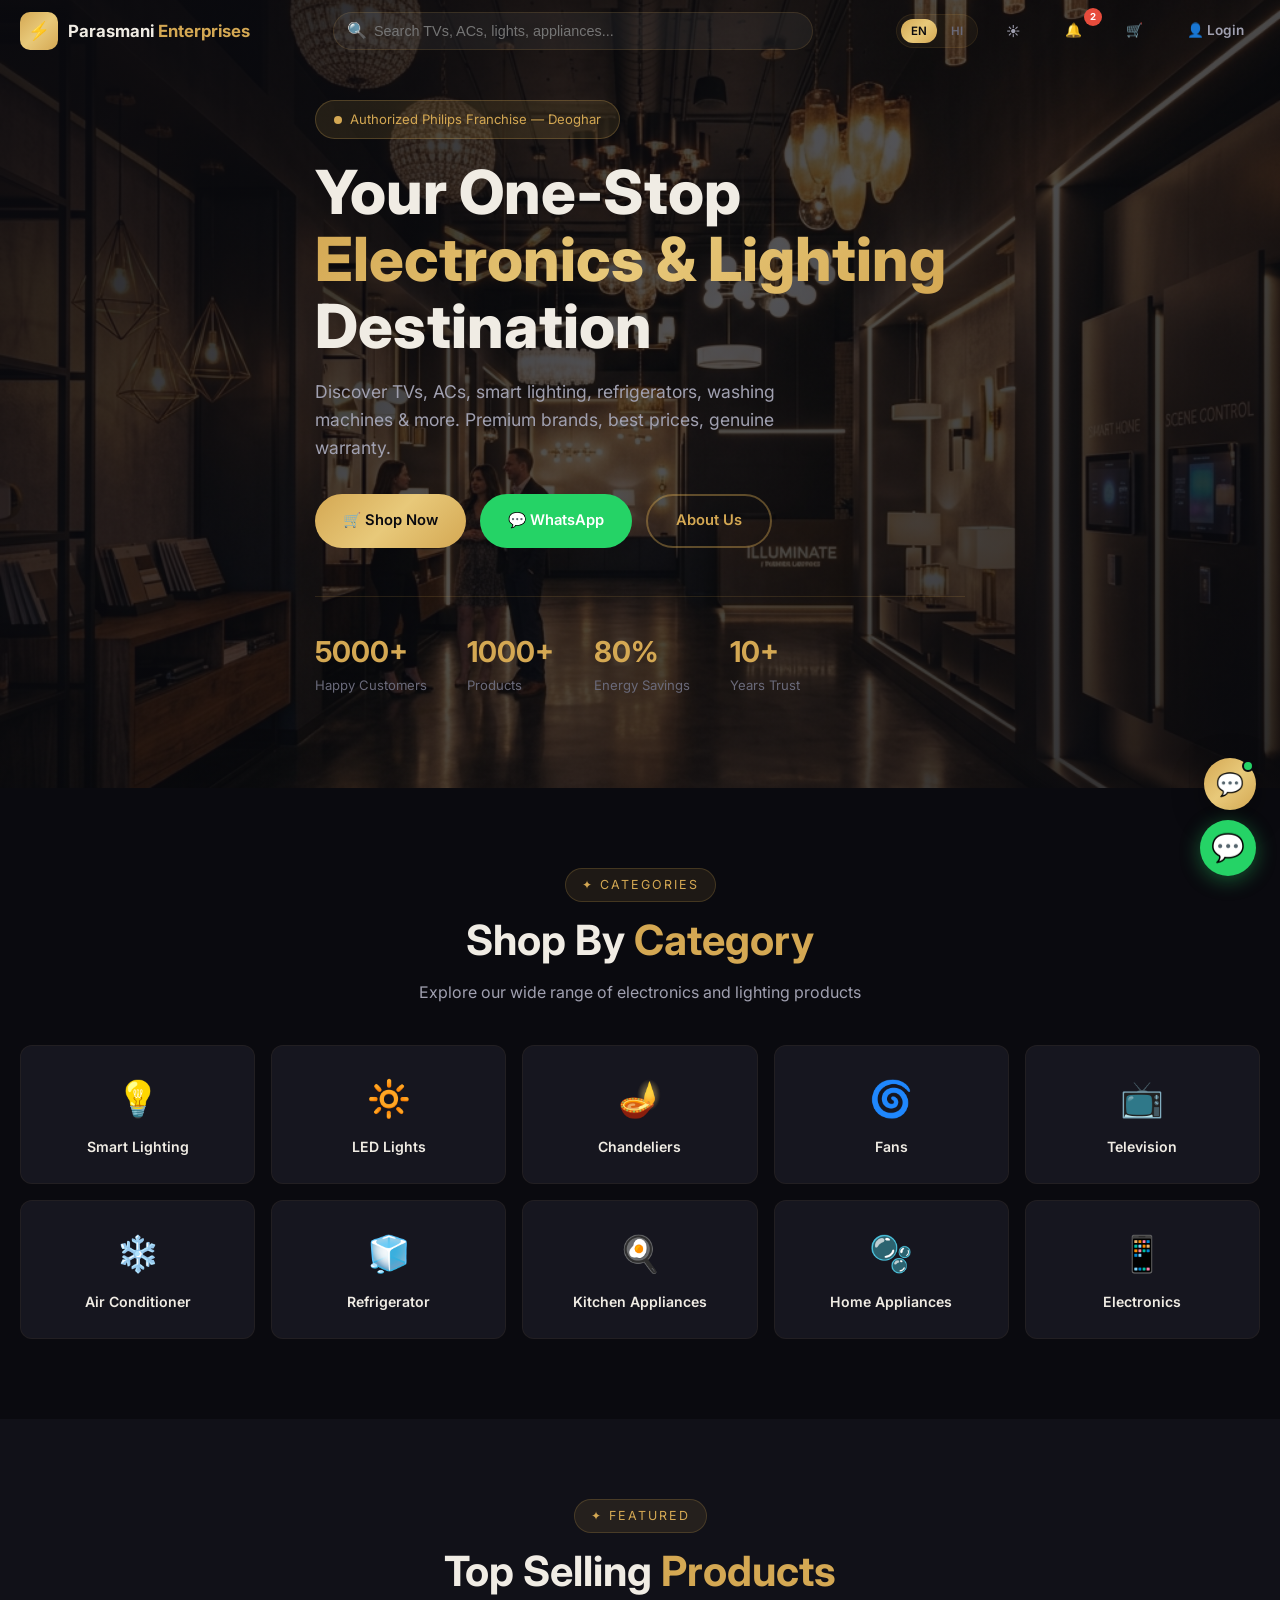
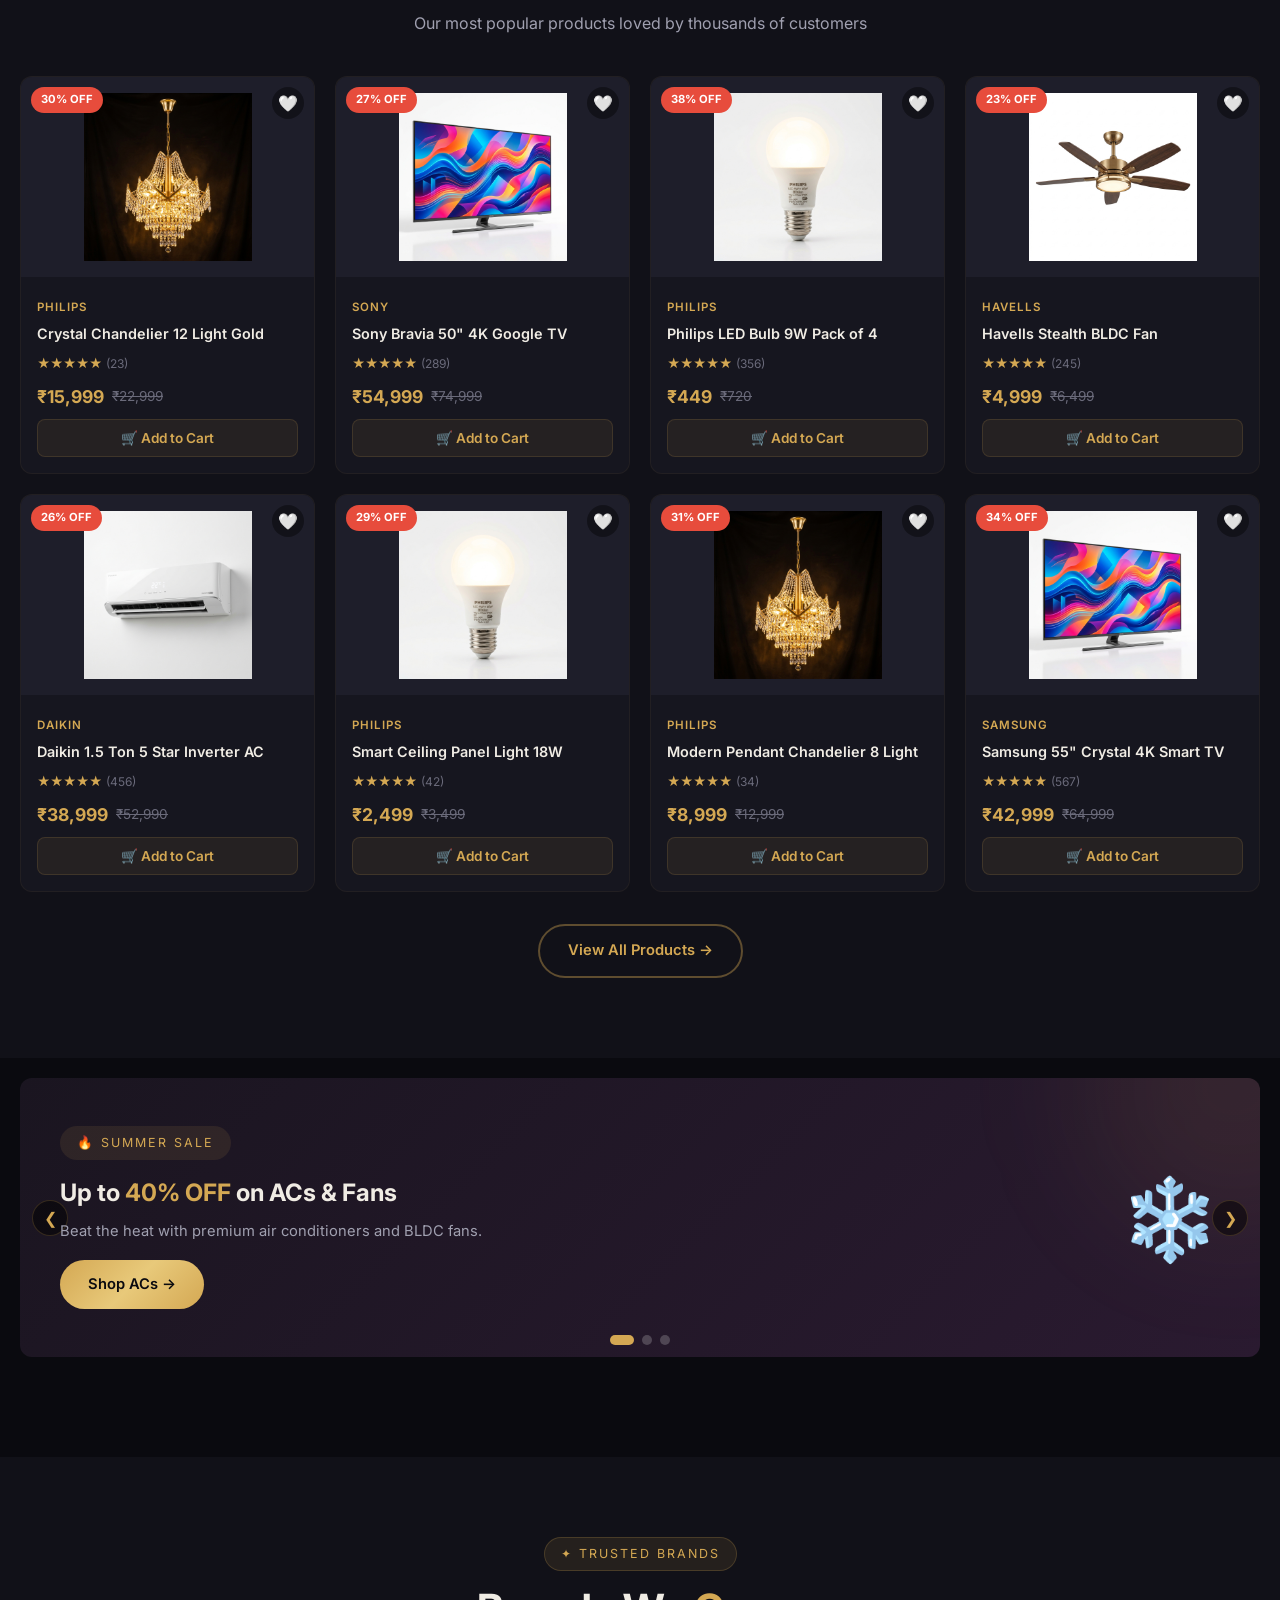
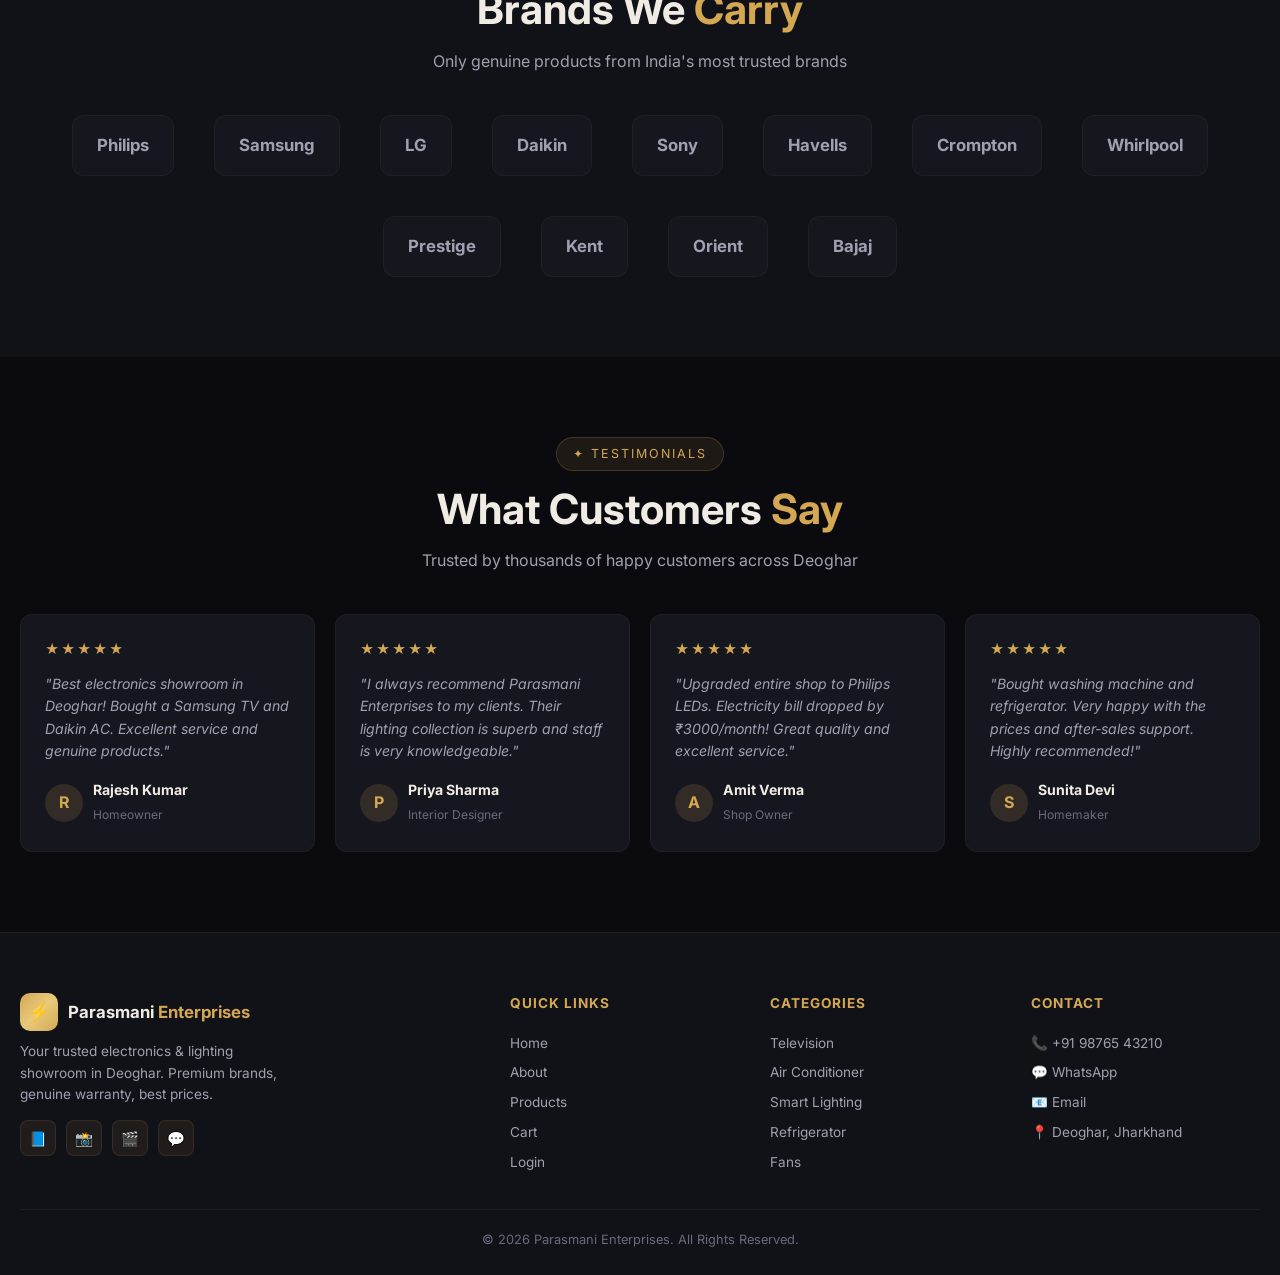
<file: index.html>
<!DOCTYPE html>
<html lang="en">
<head>
  <meta charset="UTF-8">
  <meta name="viewport" content="width=device-width, initial-scale=1.0">
  <title>Parasmani Enterprises — Premium Electronics & Smart Lighting | Deoghar</title>
  <link rel="manifest" href="manifest.json">
  <meta name="theme-color" content="#0a0c10">
  <meta name="description" content="Parasmani Enterprises — Your trusted electronics & lighting showroom in Deoghar. TVs, ACs, smart lights, home appliances & more. Shop premium brands.">
  <link rel="stylesheet" href="css/style.css">
</head>
<body>
  <!-- NAVBAR -->
  <nav class="navbar" id="navbar">
    <div class="container nav-inner">
      <a href="index.html" class="nav-logo"><div class="logo-icon">⚡</div><div>Parasmani <span>Enterprises</span></div></a>
      <div class="search-wrapper">
        <span class="search-icon">🔍</span>
        <input type="text" id="smartSearch" placeholder="Search TVs, ACs, lights, appliances...">
        <div id="searchSuggestions"></div>
      </div>
      <div class="nav-actions">
        <!-- Language Toggle -->
        <div class="lang-toggle">
          <button data-lang="en">EN</button>
          <button data-lang="hi">HI</button>
        </div>
        <button id="darkModeToggle" class="nav-btn" title="Toggle Theme">☀️</button>
        <!-- Notifications -->
        <div class="notif-btn nav-btn">
          🔔<span class="notif-badge">0</span>
          <div class="notif-panel"></div>
        </div>
        <a href="cart.html" class="nav-btn">🛒<span class="cart-count">0</span></a>
        <a href="login.html" class="nav-btn" id="navAuthBtn">👤 Login</a>
        <button class="hamburger" id="hamburger"><span></span><span></span><span></span></button>
      </div>
    </div>
  </nav>
  <div class="mobile-overlay" id="mobileOverlay"></div>
  <div class="mobile-menu" id="mobileMenu">
    <a href="index.html">🏠 Home</a><a href="about.html">ℹ️ About</a><a href="products.html">📦 Products</a>
    <a href="cart.html">🛒 Cart</a><a href="login.html">👤 Login</a>
  </div>

  <!-- HERO -->
  <section class="hero">
    <div class="hero-bg"><img src="images/hero-showroom.png" alt="Parasmani Enterprises Showroom" loading="eager"></div>
    <div class="container">
      <div class="hero-content">
        <div class="hero-badge"><span class="dot"></span> Authorized Philips Franchise — Deoghar</div>
        <h1>Your One-Stop <span class="hl">Electronics & Lighting</span> Destination</h1>
        <p>Discover TVs, ACs, smart lighting, refrigerators, washing machines & more. Premium brands, best prices, genuine warranty.</p>
        <div class="hero-btns">
          <a href="products.html" class="btn btn-primary">🛒 Shop Now</a>
          <a href="https://wa.me/919876543210" target="_blank" class="btn btn-whatsapp">💬 WhatsApp</a>
          <a href="about.html" class="btn btn-outline">About Us</a>
        </div>
        <div class="hero-stats">
          <div class="stat"><h3 id="sc1">5000+</h3><p>Happy Customers</p></div>
          <div class="stat"><h3>1000+</h3><p>Products</p></div>
          <div class="stat"><h3>80%</h3><p>Energy Savings</p></div>
          <div class="stat"><h3>10+</h3><p>Years Trust</p></div>
        </div>
      </div>
    </div>
  </section>

  <!-- CATEGORIES -->
  <section class="section" id="categories">
    <div class="container">
      <div class="text-center"><div class="section-badge">✦ Categories</div>
        <h2 class="section-title">Shop By <span>Category</span></h2>
        <p class="section-sub mx-auto">Explore our wide range of electronics and lighting products</p>
      </div>
      <div class="cat-grid" id="catGrid"></div>
    </div>
  </section>

  <!-- FEATURED PRODUCTS -->
  <section class="section" style="background:var(--bg2)">
    <div class="container">
      <div class="text-center"><div class="section-badge">✦ Featured</div>
        <h2 class="section-title">Top Selling <span>Products</span></h2>
        <p class="section-sub mx-auto">Our most popular products loved by thousands of customers</p>
      </div>
      <div class="products-grid" id="featuredGrid"></div>
      <div style="text-align:center;margin-top:32px"><a href="products.html" class="btn btn-outline">View All Products →</a></div>
    </div>
  </section>

  <!-- OFFERS CAROUSEL -->
  <section class="section" style="padding-top:20px">
    <div class="container">
      <div class="offers-carousel">
        <div class="carousel-track" id="offersTrack">
          <!-- Slide 1 -->
          <div class="carousel-slide carousel-s1" style="display:flex;align-items:center;justify-content:space-between">
            <div style="z-index:1;position:relative"><div class="section-badge" style="border-color:transparent">🔥 Summer Sale</div><h2>Up to <span style="color:var(--gold)">40% OFF</span> on ACs & Fans</h2><p>Beat the heat with premium air conditioners and BLDC fans.</p><a href="products.html?cat=ac" class="btn btn-primary" style="margin-top:16px">Shop ACs →</a></div>
            <div style="font-size:5rem;z-index:1;position:relative">❄️</div>
          </div>
          <!-- Slide 2 -->
          <div class="carousel-slide carousel-s2" style="display:flex;align-items:center;justify-content:space-between">
            <div style="z-index:1;position:relative"><div class="section-badge" style="border-color:transparent">🎉 Welcome Offer</div><h2>Flat <span style="color:var(--gold)">10% OFF</span> First Order</h2><p>Use code <strong>WELCOME10</strong> at checkout on all products.</p><a href="products.html" class="btn btn-primary" style="margin-top:16px">Shop Now →</a></div>
            <div style="font-size:5rem;z-index:1;position:relative">🎁</div>
          </div>
          <!-- Slide 3 -->
          <div class="carousel-slide carousel-s3" style="display:flex;align-items:center;justify-content:space-between">
            <div style="z-index:1;position:relative"><div class="section-badge" style="border-color:transparent">💡 Smart Home</div><h2>Upgrade Your <span style="color:var(--gold)">Lighting</span></h2><p>Wi-Fi enabled Philips smart bulbs and strips.</p><a href="products.html?cat=smart-lighting" class="btn btn-primary" style="margin-top:16px">Explore Lights →</a></div>
            <div style="font-size:5rem;z-index:1;position:relative">📱</div>
          </div>
        </div>
        <div class="carousel-arrows"><button id="csPrev">❮</button><button id="csNext">❯</button></div>
        <div class="carousel-dots"><span class="active" data-i="0"></span><span data-i="1"></span><span data-i="2"></span></div>
      </div>
    </div>
  </section>

  <!-- BRANDS -->
  <section class="section" style="background:var(--bg2)">
    <div class="container">
      <div class="text-center"><div class="section-badge">✦ Trusted Brands</div>
        <h2 class="section-title">Brands We <span>Carry</span></h2>
        <p class="section-sub mx-auto">Only genuine products from India's most trusted brands</p>
      </div>
      <div class="brands-row">
        <div class="brand-item">Philips</div><div class="brand-item">Samsung</div><div class="brand-item">LG</div>
        <div class="brand-item">Daikin</div><div class="brand-item">Sony</div><div class="brand-item">Havells</div>
        <div class="brand-item">Crompton</div><div class="brand-item">Whirlpool</div><div class="brand-item">Prestige</div>
        <div class="brand-item">Kent</div><div class="brand-item">Orient</div><div class="brand-item">Bajaj</div>
      </div>
    </div>
  </section>

  <!-- TESTIMONIALS -->
  <section class="section">
    <div class="container">
      <div class="text-center"><div class="section-badge">✦ Testimonials</div>
        <h2 class="section-title">What Customers <span>Say</span></h2>
        <p class="section-sub mx-auto">Trusted by thousands of happy customers across Deoghar</p>
      </div>
      <div class="test-grid" id="testGrid"></div>
    </div>
  </section>

  <!-- FOOTER -->
  <footer class="footer">
    <div class="container">
      <div class="footer-grid">
        <div class="footer-brand">
          <a href="index.html" class="nav-logo"><div class="logo-icon">⚡</div><div>Parasmani <span>Enterprises</span></div></a>
          <p>Your trusted electronics & lighting showroom in Deoghar. Premium brands, genuine warranty, best prices.</p>
          <div class="footer-social"><a href="#">📘</a><a href="#">📸</a><a href="#">🎬</a><a href="https://wa.me/919876543210">💬</a></div>
        </div>
        <div class="footer-col"><h4>Quick Links</h4><a href="index.html">Home</a><a href="about.html">About</a><a href="products.html">Products</a><a href="cart.html">Cart</a><a href="login.html">Login</a></div>
        <div class="footer-col"><h4>Categories</h4><a href="products.html?cat=tv">Television</a><a href="products.html?cat=ac">Air Conditioner</a><a href="products.html?cat=smart-lighting">Smart Lighting</a><a href="products.html?cat=refrigerator">Refrigerator</a><a href="products.html?cat=fans">Fans</a></div>
        <div class="footer-col"><h4>Contact</h4><a href="tel:+919876543210">📞 +91 98765 43210</a><a href="https://wa.me/919876543210">💬 WhatsApp</a><a href="mailto:info@parasmani-enterprises.com">📧 Email</a><a href="#">📍 Deoghar, Jharkhand</a></div>
      </div>
      <div class="footer-bottom"><p>© 2026 Parasmani Enterprises. All Rights Reserved.</p></div>
    </div>
  </footer>
  <a href="https://wa.me/919876543210" target="_blank" class="wa-float">💬</a>
  
  <!-- LIVE CHAT WIDGET -->
  <div class="chat-widget">
    <button class="chat-toggle">💬<span class="chat-dot"></span></button>
    <div class="chat-box">
      <div class="chat-box-header">Parasmani Support <button onclick="document.querySelector('.chat-box').classList.remove('show')">✕</button></div>
      <div class="chat-messages"></div>
      <div class="chat-input">
        <input type="text" placeholder="Type a message...">
        <button class="chat-send">Send</button>
      </div>
    </div>
  </div>

  <script src="js/app.js"></script>
  <script>
    document.addEventListener('DOMContentLoaded', () => {
      // Navbar scroll
      window.addEventListener('scroll', () => document.getElementById('navbar').classList.toggle('scrolled', scrollY > 50));
      // Mobile menu
      const hb = document.getElementById('hamburger'), mm = document.getElementById('mobileMenu'), mo = document.getElementById('mobileOverlay');
      const toggle = () => { mm.classList.toggle('active'); mo.classList.toggle('active'); };
      hb?.addEventListener('click', toggle); mo?.addEventListener('click', toggle);
      // Auth btn
      const u = getCurrentUser();
      const ab = document.getElementById('navAuthBtn');
      if (u && ab) { ab.textContent = '👤 ' + (u.name || u.username); ab.href = u.role === 'admin' ? 'admin-dashboard.html' : u.role === 'staff' ? 'staff-dashboard.html' : '#'; }
      // Skeleton Loading Simulation
      const cg = document.getElementById('catGrid');
      const fg = document.getElementById('featuredGrid');
      if (cg) renderSkeletons(cg, 10);
      if (fg) renderSkeletons(fg, 8);
      
      setTimeout(() => {
        if (cg) cg.innerHTML = CATEGORIES.map(c => `<a href="products.html?cat=${c.id}" class="cat-card"><div class="cat-icon">${c.icon}</div><h4>${c.name}</h4></a>`).join('');
        const products = DB.get('products', []);
        const featured = products.sort((a,b) => b.rating - a.rating).slice(0, 8);
        if (fg) fg.innerHTML = featured.map(p => renderProductCard(p)).join('');
      }, 500); // simulate network delay

      // Testimonials
      const testimonials = DB.get('testimonials', DEFAULT_TESTIMONIALS);
      const tg = document.getElementById('testGrid');
      if (tg) tg.innerHTML = testimonials.map(t => `<div class="test-card"><div class="stars">${'★'.repeat(t.stars)}</div><p>"${t.text}"</p><div class="author"><div class="avatar">${t.name[0]}</div><div><h4>${t.name}</h4><span>${t.role}</span></div></div></div>`).join('');
      
      // Carousel logic
      const track = document.getElementById('offersTrack');
      if (track) {
        let ci = 0; const dots = document.querySelectorAll('.carousel-dots span');
        const goTo = (i) => { ci = (i+3)%3; track.style.transform = `translateX(-${ci*100}%)`; dots.forEach((d,x) => d.classList.toggle('active', x===ci)); };
        document.getElementById('csNext').addEventListener('click', () => goTo(ci+1));
        document.getElementById('csPrev').addEventListener('click', () => goTo(ci-1));
        dots.forEach((d,i) => d.addEventListener('click', () => goTo(i)));
        setInterval(() => goTo(ci+1), 5000);
      }
    });
  </script>
</body>
</html>
</file>
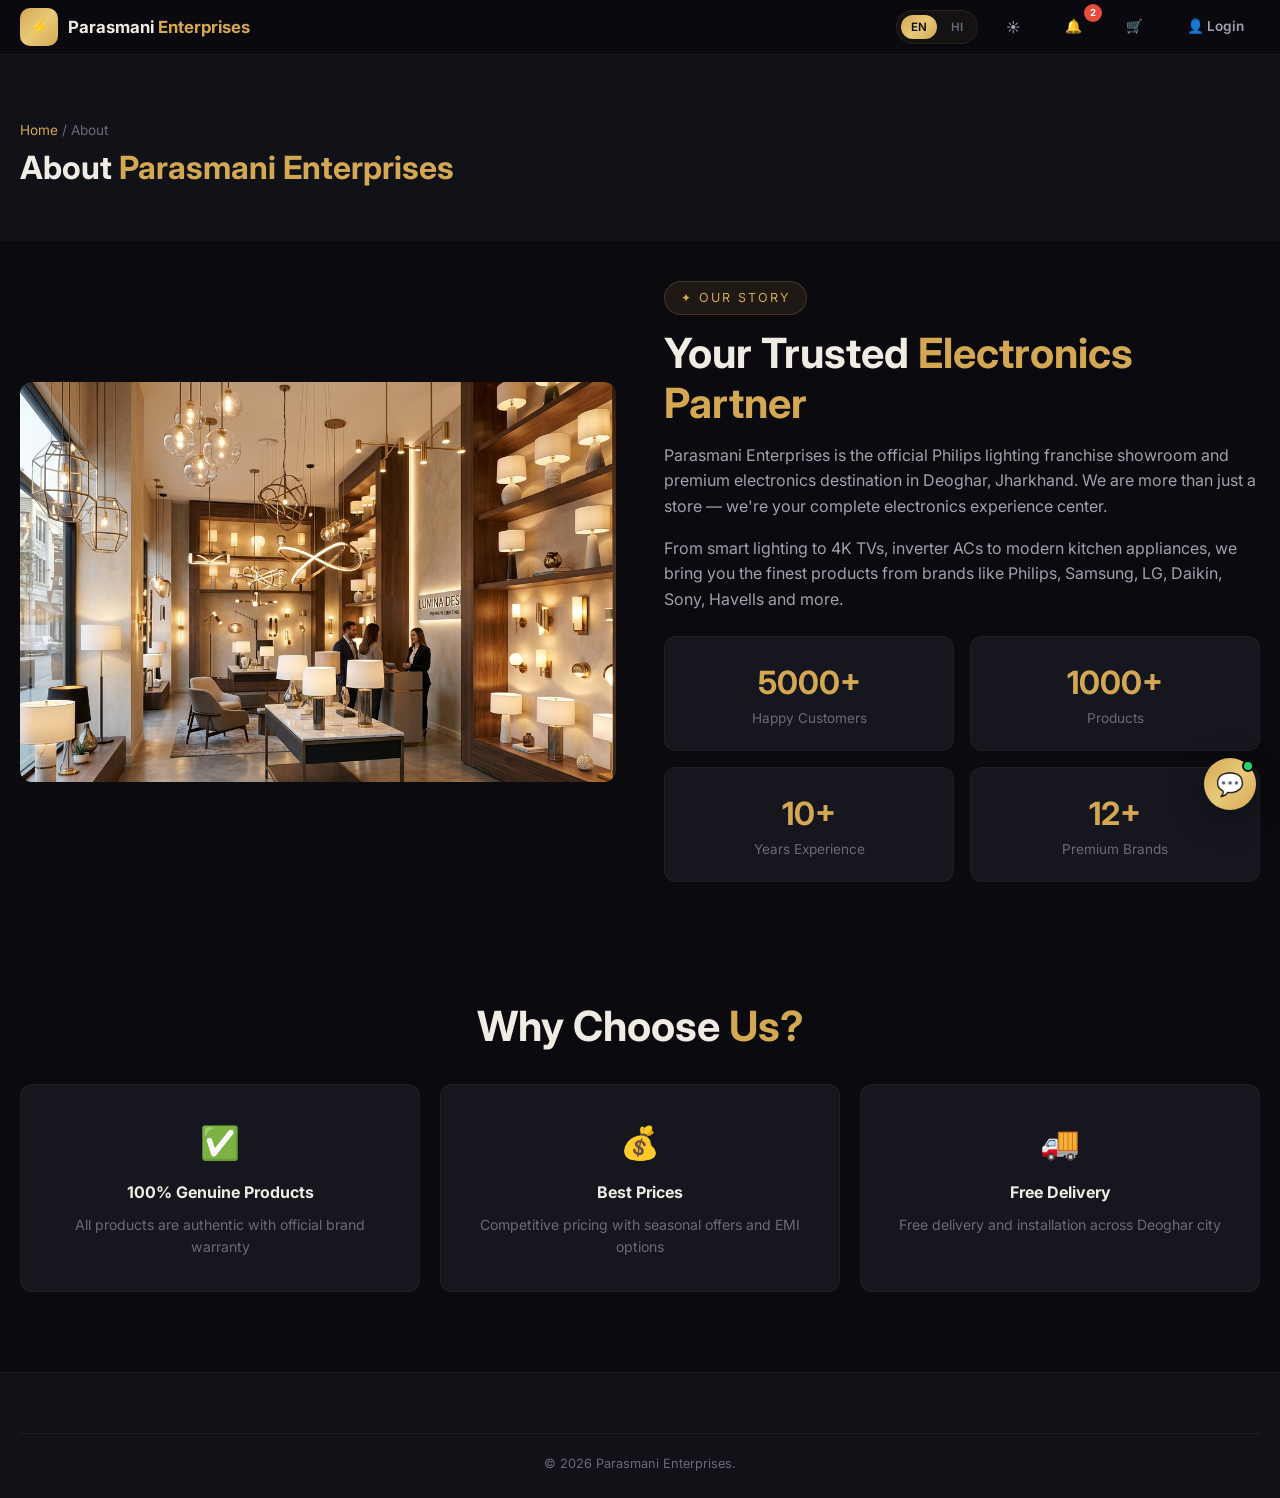
<file: about.html>
<!DOCTYPE html>
<html lang="en">
<head>
  <meta charset="UTF-8"><meta name="viewport" content="width=device-width, initial-scale=1.0">
  <title>About — Parasmani Enterprises</title>
  <link rel="stylesheet" href="css/style.css">
</head>
<body>
  <nav class="navbar scrolled"><div class="container nav-inner">
    <a href="index.html" class="nav-logo"><div class="logo-icon">⚡</div><div>Parasmani <span>Enterprises</span></div></a>
    <div class="nav-actions">
      <!-- Language Toggle -->
      <div class="lang-toggle">
        <button data-lang="en">EN</button>
        <button data-lang="hi">HI</button>
      </div>
      <button id="darkModeToggle" class="nav-btn">☀️</button>
      <!-- Notifications -->
      <div class="notif-btn nav-btn">
        🔔<span class="notif-badge">0</span>
        <div class="notif-panel"></div>
      </div>
      <a href="cart.html" class="nav-btn">🛒<span class="cart-count">0</span></a>
      <a href="login.html" class="nav-btn" id="navAuthBtn">👤 Login</a>
      <button class="hamburger" id="hamburger"><span></span><span></span><span></span></button>
    </div>
  </div></nav>

  <div class="page-header"><div class="container"><div class="breadcrumb"><a href="index.html">Home</a> / About</div><h1>About <span>Parasmani Enterprises</span></h1></div></div>

  <div class="container">
    <div class="about-grid">
      <img src="images/gallery-showroom.png" alt="Parasmani Enterprises Showroom">
      <div>
        <div class="section-badge">✦ Our Story</div>
        <h2 class="section-title">Your Trusted <span>Electronics Partner</span></h2>
        <p style="color:var(--text2);margin-bottom:16px">Parasmani Enterprises is the official Philips lighting franchise showroom and premium electronics destination in Deoghar, Jharkhand. We are more than just a store — we're your complete electronics experience center.</p>
        <p style="color:var(--text2);margin-bottom:24px">From smart lighting to 4K TVs, inverter ACs to modern kitchen appliances, we bring you the finest products from brands like Philips, Samsung, LG, Daikin, Sony, Havells and more.</p>
        <div style="display:grid;grid-template-columns:1fr 1fr;gap:16px">
          <div style="background:var(--bg3);border:1px solid rgba(212,168,83,.06);border-radius:12px;padding:20px;text-align:center"><div style="font-size:2rem;color:var(--gold);font-weight:700">5000+</div><div style="font-size:.85rem;color:var(--text3)">Happy Customers</div></div>
          <div style="background:var(--bg3);border:1px solid rgba(212,168,83,.06);border-radius:12px;padding:20px;text-align:center"><div style="font-size:2rem;color:var(--gold);font-weight:700">1000+</div><div style="font-size:.85rem;color:var(--text3)">Products</div></div>
          <div style="background:var(--bg3);border:1px solid rgba(212,168,83,.06);border-radius:12px;padding:20px;text-align:center"><div style="font-size:2rem;color:var(--gold);font-weight:700">10+</div><div style="font-size:.85rem;color:var(--text3)">Years Experience</div></div>
          <div style="background:var(--bg3);border:1px solid rgba(212,168,83,.06);border-radius:12px;padding:20px;text-align:center"><div style="font-size:2rem;color:var(--gold);font-weight:700">12+</div><div style="font-size:.85rem;color:var(--text3)">Premium Brands</div></div>
        </div>
      </div>
    </div>
    <div class="section" style="text-align:center">
      <h2 class="section-title">Why Choose <span>Us?</span></h2>
      <div style="display:grid;grid-template-columns:repeat(3,1fr);gap:20px;margin-top:32px">
        <div style="background:var(--bg3);border:1px solid rgba(212,168,83,.06);border-radius:12px;padding:32px"><div style="font-size:2rem;margin-bottom:12px">✅</div><h4>100% Genuine Products</h4><p style="color:var(--text3);font-size:.88rem;margin-top:8px">All products are authentic with official brand warranty</p></div>
        <div style="background:var(--bg3);border:1px solid rgba(212,168,83,.06);border-radius:12px;padding:32px"><div style="font-size:2rem;margin-bottom:12px">💰</div><h4>Best Prices</h4><p style="color:var(--text3);font-size:.88rem;margin-top:8px">Competitive pricing with seasonal offers and EMI options</p></div>
        <div style="background:var(--bg3);border:1px solid rgba(212,168,83,.06);border-radius:12px;padding:32px"><div style="font-size:2rem;margin-bottom:12px">🚚</div><h4>Free Delivery</h4><p style="color:var(--text3);font-size:.88rem;margin-top:8px">Free delivery and installation across Deoghar city</p></div>
      </div>
    </div>
  </div>

  <footer class="footer"><div class="container"><div class="footer-bottom"><p>© 2026 Parasmani Enterprises.</p></div></div></footer>
  <!-- LIVE CHAT WIDGET -->
  <div class="chat-widget">
    <button class="chat-toggle">💬<span class="chat-dot"></span></button>
    <div class="chat-box">
      <div class="chat-box-header">Parasmani Support <button onclick="document.querySelector('.chat-box').classList.remove('show')">✕</button></div>
      <div class="chat-messages"></div>
      <div class="chat-input">
        <input type="text" placeholder="Type a message...">
        <button class="chat-send">Send</button>
      </div>
    </div>
  </div>
  <script src="js/app.js"></script>
</body>
</html>
</file>
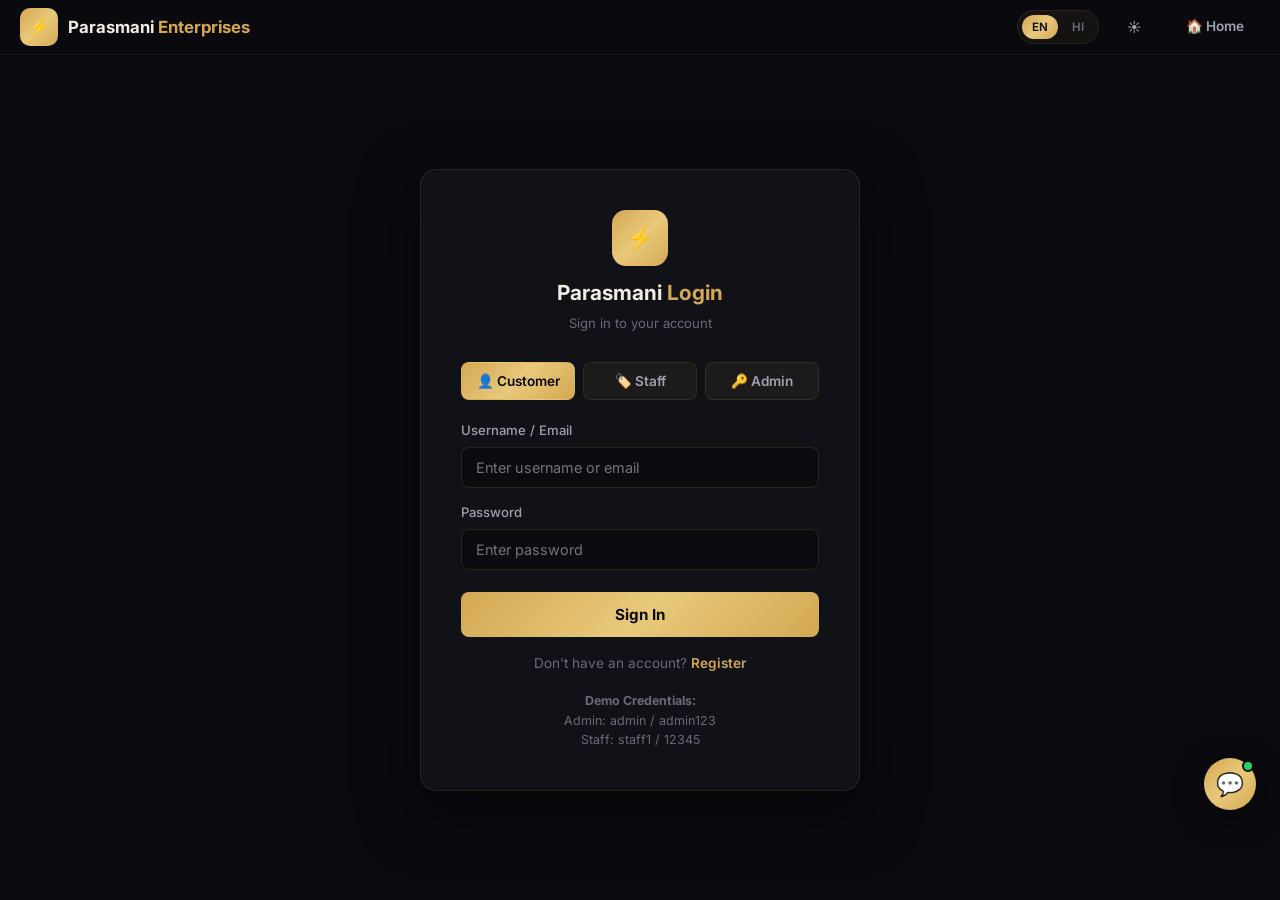
<file: account.html>
<!DOCTYPE html>
<html lang="en">
<head>
  <meta charset="UTF-8">
  <meta name="viewport" content="width=device-width, initial-scale=1.0">
  <title>My Account — Parasmani Enterprises</title>
  <link rel="stylesheet" href="css/style.css">
</head>
<body>
  <!-- NAVBAR -->
  <nav class="navbar scrolled">
    <div class="container nav-inner">
      <a href="index.html" class="nav-logo"><div class="logo-icon">⚡</div><div>Parasmani <span>Enterprises</span></div></a>
      <div class="search-wrapper">
        <span class="search-icon">🔍</span>
        <input type="text" id="smartSearch" placeholder="Search TVs, ACs, lights, appliances...">
        <div id="searchSuggestions"></div>
      </div>
      <div class="nav-actions">
        <!-- Language Toggle -->
        <div class="lang-toggle">
          <button data-lang="en">EN</button>
          <button data-lang="hi">HI</button>
        </div>
        <button id="darkModeToggle" class="nav-btn" title="Toggle Theme">☀️</button>
        <!-- Notifications -->
        <div class="notif-btn nav-btn">
          🔔<span class="notif-badge">0</span>
          <div class="notif-panel"></div>
        </div>
        <a href="cart.html" class="nav-btn">🛒<span class="cart-count">0</span></a>
        <a href="account.html" class="nav-btn" style="color:var(--gold)">👤 Account</a>
      </div>
    </div>
  </nav>

  <!-- PAGE HEADER -->
  <div class="page-header">
    <div class="container">
      <div class="breadcrumb"><a href="index.html">Home</a> / My Account</div>
      <h1>My <span>Account</span></h1>
    </div>
  </div>

  <!-- ACCOUNT LAYOUT -->
  <div class="container">
    <div class="account-layout">
      <!-- SIDEBAR -->
      <aside class="account-sidebar">
        <div class="account-user">
          <div class="account-avatar" id="accAvatar">U</div>
          <h3 id="accName">Loading...</h3>
          <p id="accEmail">loading@email.com</p>
        </div>
        <div class="account-nav">
          <a href="#" class="active" data-p="dashboard"><span class="icon">📊</span> Dashboard</a>
          <a href="#" data-p="orders"><span class="icon">🛍️</span> My Orders</a>
          <a href="#" data-p="wishlist"><span class="icon">❤️</span> Wishlist</a>
          <a href="#" data-p="profile"><span class="icon">👤</span> Profile Details</a>
          <a href="#" onclick="logout()" style="color:var(--red)"><span class="icon">🚪</span> Logout</a>
        </div>
      </aside>

      <!-- CONTENT -->
      <main class="account-content">
        
        <!-- DASHBOARD TAB -->
        <div class="acc-page active" id="acc-dashboard">
          <h2>Dashboard</h2>
          <p style="color:var(--text2);margin-bottom:24px">Welcome to your account dashboard.</p>
          <div class="acc-stats">
            <div class="acc-stat"><div class="val" id="statOrders">0</div><div class="label">Total Orders</div></div>
            <div class="acc-stat"><div class="val" id="statSpent">₹0</div><div class="label">Total Spent</div></div>
            <div class="acc-stat"><div class="val" id="statWishlist">0</div><div class="label">Wishlist Items</div></div>
          </div>
          <h3 style="margin:30px 0 16px;color:var(--gold)">Recently Viewed</h3>
          <div class="products-grid" id="accRecentlyViewed" style="grid-template-columns:repeat(3,1fr)"></div>
        </div>

        <!-- ORDERS TAB -->
        <div class="acc-page" id="acc-orders">
          <h2>My Orders & Tracking</h2>
          <p style="color:var(--text2);margin-bottom:24px">Track your latest orders or download invoices.</p>
          <div id="accOrdersList" style="display:flex;flex-direction:column;gap:16px"></div>
        </div>

        <!-- WISHLIST TAB -->
        <div class="acc-page" id="acc-wishlist">
          <h2>My Wishlist</h2>
          <p style="color:var(--text2);margin-bottom:24px">Products you have saved for later.</p>
          <div class="products-grid" id="accWishlistGrid" style="grid-template-columns:repeat(3,1fr)"></div>
        </div>

        <!-- PROFILE TAB -->
        <div class="acc-page" id="acc-profile">
          <h2>Profile Details</h2>
          <p style="color:var(--text2);margin-bottom:24px">Manage your delivery addresses and contact information.</p>
          <form id="profileForm" class="checkout-form" style="padding:24px">
            <div class="form-row">
              <div class="form-group"><label>Full Name</label><input type="text" id="profName" required></div>
              <div class="form-group"><label>Phone Number</label><input type="tel" id="profPhone" required></div>
            </div>
            <div class="form-group"><label>Email Address (Cannot be changed)</label><input type="email" id="profEmail" readonly style="opacity:0.7"></div>
            <div class="form-group"><label>Delivery Address</label><textarea id="profAddress" rows="3"></textarea></div>
            <div class="form-row">
              <div class="form-group"><label>City</label><input type="text" id="profCity"></div>
              <div class="form-group"><label>Pincode</label><input type="text" id="profPincode"></div>
            </div>
            <button type="submit" class="btn-submit" style="width:100%;padding:12px;background:var(--g-gold);color:var(--bg);border-radius:var(--r2);font-weight:700">Save Changes</button>
          </form>
        </div>

      </main>
    </div>
  </div>

  <!-- LIVE CHAT WIDGET -->
  <div class="chat-widget">
    <button class="chat-toggle">💬<span class="chat-dot"></span></button>
    <div class="chat-box">
      <div class="chat-box-header">Parasmani Support <button onclick="document.querySelector('.chat-box').classList.remove('show')">✕</button></div>
      <div class="chat-messages"></div>
      <div class="chat-input">
        <input type="text" placeholder="Type a message...">
        <button class="chat-send">Send</button>
      </div>
    </div>
  </div>

  <!-- FOOTER SCRIPTS -->
  <script src="js/app.js"></script>
  <script>
    document.addEventListener('DOMContentLoaded', () => {
      if (!isLoggedIn()) { location.href = 'login.html?redirect=account'; return; }
      const u = getCurrentUser();
      if(u.role !== 'customer') {
          location.href = u.role === 'admin' ? 'admin-dashboard.html' : 'staff-dashboard.html';
          return;
      }
      
      const users = DB.get('users', []);
      let profile = users.find(x => x.username === u.username);
      if(!profile) profile = u;
      
      // Load UI
      document.getElementById('accName').textContent = profile.name || '-';
      document.getElementById('accEmail').textContent = profile.email || '-';
      document.getElementById('accAvatar').textContent = profile.name ? profile.name[0].toUpperCase() : 'U';
      
      // Tabs
      document.querySelectorAll('.account-nav a[data-p]').forEach(a => {
        a.addEventListener('click', (e) => {
          e.preventDefault();
          document.querySelectorAll('.account-nav a').forEach(el => el.classList.remove('active'));
          a.classList.add('active');
          document.querySelectorAll('.acc-page').forEach(pg => pg.classList.remove('active'));
          document.getElementById('acc-' + a.dataset.p).classList.add('active');
        });
      });

      // Load Data
      loadAccountData(profile);
      
      // Profile form
      document.getElementById('profileForm').addEventListener('submit', (e) => {
        e.preventDefault();
        profile.name = document.getElementById('profName').value;
        profile.phone = document.getElementById('profPhone').value;
        profile.address = document.getElementById('profAddress').value;
        profile.city = document.getElementById('profCity').value;
        profile.pincode = document.getElementById('profPincode').value;
        
        let usrs = DB.get('users', []);
        usrs = usrs.map(x => x.username === profile.username ? profile : x);
        DB.set('users', usrs);
        DB.set('current_user', {...u, name: profile.name, phone: profile.phone});
        toast('Profile updated successfully!');
        document.getElementById('accName').textContent = profile.name;
      });
    });

    function loadAccountData(profile) {
      // Profile Form
      document.getElementById('profName').value = profile.name || '';
      document.getElementById('profEmail').value = profile.email || '';
      document.getElementById('profPhone').value = profile.phone || '';
      document.getElementById('profAddress').value = profile.address || '';
      document.getElementById('profCity').value = profile.city || '';
      document.getElementById('profPincode').value = profile.pincode || '';
      
      // Stats
      const orders = DB.get('orders', []).filter(o => o.customer?.email === profile.email).reverse();
      const wishlist = DB.get('wishlist', []);
      document.getElementById('statOrders').textContent = orders.length;
      document.getElementById('statSpent').textContent = formatPrice(orders.reduce((s,o)=>s+(o.total||0),0));
      document.getElementById('statWishlist').textContent = wishlist.length;
      
      // Orders
      const ordList = document.getElementById('accOrdersList');
      if (orders.length === 0) {
        ordList.innerHTML = '<p style="color:var(--text3)">No orders found. <a href="products.html" style="color:var(--gold)">Shop Now</a></p>';
      } else {
        ordList.innerHTML = orders.map(o => {
          const s = o.status || 'confirmed';
          const itemsStr = o.items.map(i=>`${i.qty}x ${i.name}`).join(', ');
          return `
            <div style="background:var(--bg3);border:1px solid rgba(212,168,83,.1);border-radius:var(--r);padding:20px">
              <div style="display:flex;justify-content:space-between;margin-bottom:12px;padding-bottom:12px;border-bottom:1px solid rgba(255,255,255,.05)">
                <div><strong style="color:var(--gold)">Order #${o.id}</strong><div style="font-size:.8rem;color:var(--text3)">${new Date(o.date).toLocaleString()}</div></div>
                <div style="text-align:right">
                  <div style="font-weight:700;font-size:1.1rem">${formatPrice(o.total)}</div>
                  <span style="background:rgba(212,168,83,.1);color:var(--gold);padding:2px 8px;border-radius:4px;font-size:.7rem;text-transform:uppercase">${s}</span>
                </div>
              </div>
              <p style="font-size:.85rem;color:var(--text2);margin-bottom:16px">${itemsStr}</p>
              
              <!-- Tracking Pipeline -->
              <div class="track-steps">
                <div class="track-step ${s==='confirmed'||s==='packed'||s==='shipped'||s==='delivered'?'done':''} ${s==='confirmed'?'current':''}"><div class="step-dot">📝</div><p>Confirmed</p></div>
                <div class="track-step ${s==='packed'||s==='shipped'||s==='delivered'?'done':''} ${s==='packed'?'current':''}"><div class="step-dot">📦</div><p>Packed</p></div>
                <div class="track-step ${s==='shipped'||s==='delivered'?'done':''} ${s==='shipped'?'current':''}"><div class="step-dot">🚚</div><p>Shipped</p></div>
                <div class="track-step ${s==='delivered'?'done':''} ${s==='delivered'?'current':''}"><div class="step-dot">✅</div><p>Delivered</p></div>
              </div>
              
              <div style="text-align:right;margin-top:16px"><button onclick="generateInvoice('${o.id}')" class="btn-outline" style="padding:6px 16px;border-radius:4px;font-size:.8rem;border:1px solid var(--gold);background:none;color:var(--gold);cursor:pointer">📄 Download Invoice</button></div>
            </div>
          `;
        }).join('');
      }

      const products = DB.get('products', []);
      
      // Wishlist
      const wg = document.getElementById('accWishlistGrid');
      const wItems = products.filter(p => wishlist.includes(p.id));
      if (wItems.length === 0) wg.innerHTML = '<p style="grid-column:1/-1;color:var(--text3)">No items in wishlist.</p>';
      else wg.innerHTML = wItems.map(p => renderProductCard(p)).join('');

      // Recently Viewed
      const rvIds = DB.get('recently_viewed', []).slice(0, 3);
      const rg = document.getElementById('accRecentlyViewed');
      const rItems = rvIds.map(id => products.find(p=>p.id===id)).filter(Boolean);
      if (rItems.length > 0) rg.innerHTML = rItems.map(p => renderProductCard(p)).join('');
      else rg.innerHTML = '<p style="grid-column:1/-1;color:var(--text3)">You haven\'t viewed any products yet.</p>';
    }
  </script>
</body>
</html>
</file>
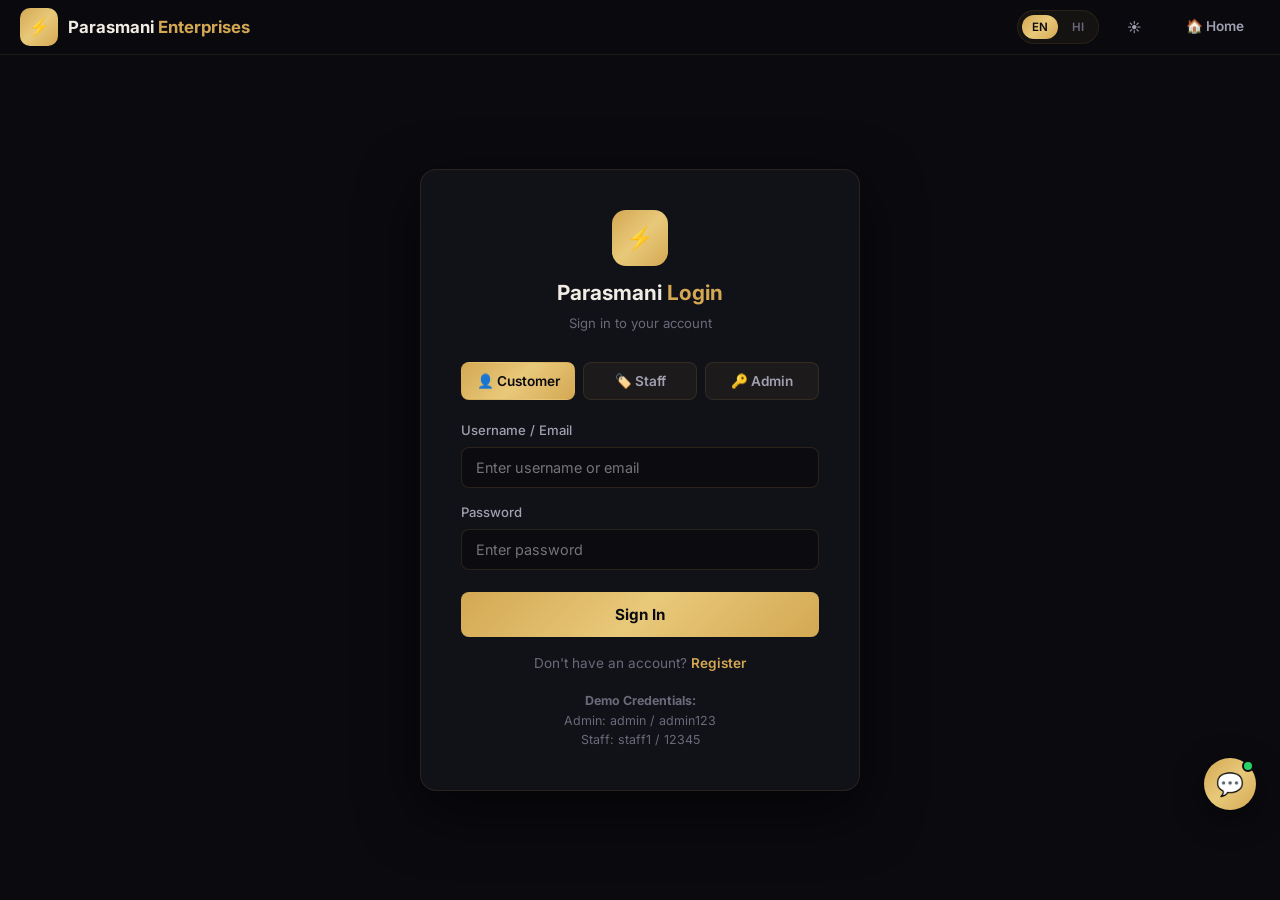
<file: admin-dashboard.html>
<!DOCTYPE html>
<html lang="en">
<head>
  <meta charset="UTF-8"><meta name="viewport" content="width=device-width, initial-scale=1.0">
  <title>Admin Panel — Parasmani ERP</title>
  <link rel="stylesheet" href="css/style.css">
  <style>
    .admin-layout{display:flex;min-height:100vh}
    .sidebar{width:240px;background:var(--bg2);border-right:1px solid rgba(212,168,83,.1);padding:20px 0;position:fixed;top:0;left:0;height:100vh;z-index:100;overflow-y:auto;display:flex;flex-direction:column}
    .sidebar .s-logo{padding:0 16px 20px;display:flex;align-items:center;gap:8px;font-weight:700;font-size:.95rem}.sidebar .s-logo .s-icon{width:34px;height:34px;border-radius:8px;background:var(--g-gold);display:flex;align-items:center;justify-content:center;font-size:.9rem}.sidebar .s-logo span{color:var(--gold)}
    .s-nav{flex:1;padding:0 8px}.s-nav a{display:flex;align-items:center;gap:10px;padding:10px 14px;border-radius:8px;color:var(--text2);font-size:.85rem;font-weight:500;transition:var(--tr);margin-bottom:2px}.s-nav a:hover{background:rgba(212,168,83,.06);color:var(--text)}.s-nav a.active{background:rgba(212,168,83,.12);color:var(--gold)}.s-nav .icon{font-size:1rem;width:22px;text-align:center}
    .s-bottom{padding:12px 16px;border-top:1px solid rgba(212,168,83,.1)}.s-bottom a{display:flex;align-items:center;gap:8px;color:var(--text3);font-size:.82rem;padding:6px 0;transition:var(--tr)}.s-bottom a:hover{color:var(--gold)}
    .admin-main{flex:1;margin-left:240px;padding:24px;min-height:100vh}
    .admin-header{display:flex;align-items:center;justify-content:space-between;margin-bottom:24px}.admin-header h1{font-size:1.4rem;font-weight:700}.admin-header h1 span{color:var(--gold)}
    .a-page{display:none}.a-page.active{display:block}
    .stats-row{display:grid;grid-template-columns:repeat(4,1fr);gap:16px;margin-bottom:24px}
    .stat-card{background:var(--bg3);border:1px solid rgba(212,168,83,.06);border-radius:var(--r);padding:20px;transition:var(--tr)}.stat-card:hover{border-color:rgba(212,168,83,.15)}
    .stat-card .si{font-size:1.4rem;margin-bottom:8px}.stat-card .sv{font-size:1.8rem;font-weight:700;color:var(--gold)}.stat-card .sl{font-size:.8rem;color:var(--text3);margin-top:2px}
    .data-table{background:var(--bg3);border:1px solid rgba(212,168,83,.06);border-radius:var(--r);overflow:hidden}
    .dt-header{display:flex;align-items:center;justify-content:space-between;padding:14px 18px;border-bottom:1px solid rgba(212,168,83,.06)}.dt-header h3{font-size:.95rem}
    table{width:100%;border-collapse:collapse}thead th{padding:10px 14px;text-align:left;font-size:.75rem;text-transform:uppercase;letter-spacing:1px;color:var(--text3);border-bottom:1px solid rgba(212,168,83,.06);font-weight:600}
    tbody td{padding:12px 14px;font-size:.85rem;color:var(--text2);border-bottom:1px solid rgba(255,255,255,.02)}tbody tr:hover{background:rgba(212,168,83,.02)}
    .badge{display:inline-block;padding:3px 10px;border-radius:20px;font-size:.72rem;font-weight:600}
    .badge-gold{background:rgba(212,168,83,.15);color:var(--gold)}.badge-green{background:rgba(37,211,102,.15);color:var(--green)}.badge-red{background:rgba(231,76,60,.15);color:var(--red)}.badge-blue{background:rgba(59,130,246,.15);color:var(--blue)}
    .btn-sm{padding:6px 13px;border-radius:6px;font-size:.78rem;font-weight:600;transition:var(--tr);display:inline-flex;align-items:center;gap:4px}
    .btn-edit{background:transparent;color:var(--gold);border:1px solid rgba(212,168,83,.2)}.btn-edit:hover{background:rgba(212,168,83,.08)}
    .btn-del{background:transparent;color:var(--red);border:1px solid rgba(231,76,60,.2)}.btn-del:hover{background:rgba(231,76,60,.08)}
    .modal-bg{position:fixed;inset:0;background:rgba(0,0,0,.7);display:none;align-items:center;justify-content:center;z-index:2000;padding:20px}
    .modal-bg.active{display:flex}.modal-box{background:var(--bg2);border:1px solid rgba(212,168,83,.15);border-radius:14px;padding:28px;width:100%;max-width:520px;max-height:90vh;overflow-y:auto}
    .modal-box h3{font-size:1.1rem;margin-bottom:16px}.modal-box .form-group{margin-bottom:12px}.modal-box label{display:block;font-size:.82rem;color:var(--text2);margin-bottom:4px;font-weight:500}
    .modal-box input,.modal-box textarea,.modal-box select{width:100%;padding:9px 12px;border-radius:6px;border:1px solid rgba(212,168,83,.15);background:rgba(10,10,15,.6);color:var(--text);font-family:var(--font);font-size:.88rem;outline:none}
    .modal-box input:focus,.modal-box select:focus{border-color:var(--gold)}.modal-box select option{background:var(--bg2)}
    .modal-actions{display:flex;gap:10px;margin-top:16px;justify-content:flex-end}
    .btn-cancel{padding:9px 18px;border-radius:6px;background:var(--bg3);color:var(--text2);font-size:.88rem}
    .btn-save{padding:9px 18px;border-radius:6px;background:var(--g-gold);color:var(--bg);font-weight:600;font-size:.88rem}
    .chart-box{background:var(--bg3);border:1px solid rgba(212,168,83,.06);border-radius:var(--r);padding:20px;margin-bottom:20px}
    .chart-box h4{font-size:.9rem;color:var(--gold);margin-bottom:12px}
    .bar-chart{display:flex;align-items:flex-end;gap:8px;height:160px;padding-top:10px}
    .bar{flex:1;background:var(--g-gold);border-radius:4px 4px 0 0;min-height:8px;transition:var(--tr);position:relative}
    .bar:hover{opacity:.8}.bar-label{position:absolute;bottom:-20px;left:50%;transform:translateX(-50%);font-size:.65rem;color:var(--text3);white-space:nowrap}
    .settings-grid{display:grid;grid-template-columns:1fr 1fr;gap:20px}
    .settings-card{background:var(--bg3);border:1px solid rgba(212,168,83,.06);border-radius:var(--r);padding:24px}
    .settings-card h3{font-size:.95rem;margin-bottom:14px;color:var(--gold)}
    .alert-card{background:rgba(231,76,60,.08);border:1px solid rgba(231,76,60,.2);border-radius:8px;padding:12px 16px;margin-bottom:8px;font-size:.85rem;display:flex;align-items:center;gap:8px}
    @media(max-width:768px){.sidebar{width:56px}.sidebar span:not(.icon){display:none}.s-nav a{justify-content:center;padding:10px}.admin-main{margin-left:56px;padding:16px}.stats-row{grid-template-columns:1fr 1fr}.settings-grid{grid-template-columns:1fr}}
  </style>
</head>
<body>
  <div class="admin-layout">
    <aside class="sidebar">
      <div class="s-logo"><div class="s-icon">⚡</div><span>Parasmani <span>ERP</span></span></div>
      <nav class="s-nav">
        <a href="#" class="active" data-p="dashboard"><span class="icon">📊</span><span>Dashboard</span></a>
        <a href="#" data-p="products"><span class="icon">📦</span><span>Products</span></a>
        <a href="#" data-p="inventory"><span class="icon">📋</span><span>Inventory</span></a>
        <a href="#" data-p="orders"><span class="icon">🛍️</span><span>Orders</span></a>
        <a href="#" data-p="returns"><span class="icon">🔄</span><span>Returns</span></a>
        <a href="#" data-p="customers"><span class="icon">🧑‍🤝‍🧑</span><span>Customers</span></a>
        <a href="#" data-p="staff"><span class="icon">👥</span><span>Staff</span></a>
        <a href="#" data-p="rfid"><span class="icon">🪪</span><span>RFID</span></a>
        <a href="#" data-p="payroll"><span class="icon">💰</span><span>Payroll</span></a>
        <a href="#" data-p="sales"><span class="icon">📈</span><span>Sales</span></a>
        <a href="#" data-p="expenses"><span class="icon">📉</span><span>Expenses</span></a>
        <a href="#" data-p="reports"><span class="icon">📊</span><span>Reports</span></a>
        <a href="#" data-p="vendors"><span class="icon">🏭</span><span>Vendors</span></a>
        <a href="#" data-p="coupons"><span class="icon">🎟️</span><span>Coupons</span></a>
        <a href="#" data-p="settings"><span class="icon">⚙️</span><span>Settings</span></a>
      </nav>
      <div class="s-bottom"><a href="index.html"><span class="icon">🌐</span><span>View Site</span></a><a href="#" id="logoutBtn"><span class="icon">🚪</span><span>Logout</span></a></div>
    </aside>
    <main class="admin-main">
      <!-- DASHBOARD -->
      <div class="a-page active" id="pg-dashboard">
        <div class="admin-header"><h1>📊 <span>Dashboard</span></h1></div>
        <div class="stats-row" id="dashStats"></div>
        <div style="display:grid;grid-template-columns:1fr 1fr;gap:16px">
          <div class="chart-box"><h4>📈 Sales This Week</h4><div class="bar-chart" id="salesChart"></div></div>
          <div class="data-table"><div class="dt-header"><h3>🔔 Low Stock Alerts</h3></div><div id="lowStockAlerts"></div></div>
        </div>
        <div class="data-table" style="margin-top:16px"><div class="dt-header"><h3>🛍️ Recent Orders</h3></div><table><thead><tr><th>ID</th><th>Customer</th><th>Total</th><th>Status</th></tr></thead><tbody id="recentOrders"></tbody></table></div>
        <div class="data-table" style="margin-top:16px"><div class="dt-header"><h3>💡 Offer Predictions</h3></div><div id="offerPredictions" style="padding:16px"></div></div>
      </div>
      <!-- PRODUCTS -->
      <div class="a-page" id="pg-products">
        <div class="admin-header"><h1>📦 <span>Products</span></h1><button class="btn btn-primary" onclick="openModal('prodModal');document.getElementById('pmTitle').textContent='Add Product';document.getElementById('prodForm').reset();document.getElementById('prodEditId').value=''">+ Add Product</button></div>
        <div class="data-table"><table><thead><tr><th>Img</th><th>Name</th><th>Category</th><th>Brand</th><th>Price</th><th>Stock</th><th>Actions</th></tr></thead><tbody id="prodTable"></tbody></table></div>
      </div>
      <!-- INVENTORY -->
      <div class="a-page" id="pg-inventory">
        <div class="admin-header"><h1>📋 <span>Inventory</span></h1></div>
        <div class="data-table"><table><thead><tr><th>Product</th><th>Category</th><th>Stock</th><th>Status</th><th>Update</th></tr></thead><tbody id="invTable"></tbody></table></div>
      </div>
      <!-- ORDERS -->
      <div class="a-page" id="pg-orders">
        <div class="admin-header"><h1>🛍️ <span>Orders</span></h1></div>
        <div class="data-table"><table><thead><tr><th>Order ID</th><th>Customer</th><th>Items</th><th>Total</th><th>Payment</th><th>Status</th><th>Actions</th></tr></thead><tbody id="ordTable"></tbody></table></div>
      </div>
      <!-- RETURNS -->
      <div class="a-page" id="pg-returns">
        <div class="admin-header"><h1>🔄 <span>Returns & Refunds</span></h1></div>
        <div class="data-table"><table><thead><tr><th>Return ID</th><th>Order ID</th><th>Customer</th><th>Reason</th><th>Status</th><th>Actions</th></tr></thead><tbody id="returnTable"></tbody></table></div>
      </div>
      <!-- CUSTOMERS -->
      <div class="a-page" id="pg-customers">
        <div class="admin-header"><h1>🧑‍🤝‍🧑 <span>Customers</span></h1><button class="btn btn-whatsapp" onclick="sendBulkOffer()">📱 Bulk Offer WhatsApp</button></div>
        <div class="stats-row" id="custStats"></div>
        <div class="data-table">
          <div class="dt-header"><h3>All Registered Customers</h3><span id="custCount" style="font-size:.82rem;color:var(--text3)"></span></div>
          <table><thead><tr><th>Name</th><th>Phone</th><th>Email</th><th>Segment</th><th>Address</th><th>Orders</th><th>Spent</th><th>Last Order</th><th>Actions</th></tr></thead>
          <tbody id="custTable"></tbody></table>
        </div>
      </div>
      <!-- STAFF -->
      <div class="a-page" id="pg-staff">
        <div class="admin-header"><h1>👥 <span>Staff & Shifts</span></h1><button class="btn btn-primary" onclick="openStaffModal()">+ Add Staff</button></div>
        <div class="data-table"><table><thead><tr><th>EmpID</th><th>Name</th><th>Role</th><th>Shift</th><th>Salary</th><th>Performance</th><th>Actions</th></tr></thead><tbody id="staffTable"></tbody></table></div>
        
        <div class="admin-header" style="margin-top:40px"><h2>📋 <span>Leave Requests</span></h2></div>
        <div class="data-table"><table><thead><tr><th>Staff</th><th>Type</th><th>Dates</th><th>Reason</th><th>Status</th><th>Actions</th></tr></thead><tbody id="leaveTable"></tbody></table></div>
      </div>
      <!-- RFID -->
      <div class="a-page" id="pg-rfid">
        <div class="admin-header"><h1>🪪 <span>RFID Attendance</span></h1></div>
        <div style="background:var(--bg3);border:1px solid rgba(212,168,83,.1);border-radius:12px;padding:24px;max-width:400px;margin-bottom:20px">
          <h4 style="color:var(--gold);margin-bottom:12px">Scan RFID Card</h4>
          <input type="text" id="rfidInput" placeholder="Enter or scan RFID Card ID" style="width:100%;padding:12px;border-radius:8px;border:1px solid rgba(212,168,83,.15);background:var(--bg);color:var(--text);font-size:1rem;outline:none" autofocus>
          <button class="btn btn-primary" style="width:100%;justify-content:center;margin-top:12px" onclick="scanRFID()">📡 Scan</button>
          <div id="rfidResult" style="margin-top:12px;font-size:.9rem"></div>
        </div>
        <div class="data-table"><div class="dt-header"><h3>Today's Attendance</h3></div><table><thead><tr><th>Employee</th><th>RFID</th><th>Check In</th><th>Check Out</th><th>Hours</th></tr></thead><tbody id="attTable"></tbody></table></div>
      </div>
      <!-- PAYROLL -->
      <div class="a-page" id="pg-payroll">
        <div class="admin-header"><h1>💰 <span>Payroll</span></h1></div>
        <div class="form-group" style="max-width:200px;margin-bottom:16px"><select id="payrollMonth" style="padding:10px;border-radius:8px;border:1px solid rgba(212,168,83,.15);background:var(--bg);color:var(--text);width:100%" onchange="renderPayroll()"><option value="all">All Time</option></select></div>
        <div class="data-table"><table><thead><tr><th>Employee</th><th>Type</th><th>Days</th><th>Hours</th><th>Overtime</th><th>Net Salary</th></tr></thead><tbody id="payTable"></tbody></table></div>
      </div>
      <!-- SALES -->
      <div class="a-page" id="pg-sales">
        <div class="admin-header"><h1>📈 <span>Sales</span></h1></div>
        <div class="stats-row" id="salesStats"></div>
        <div class="chart-box"><h4>Monthly Revenue</h4><div class="bar-chart" id="revenueChart" style="height:200px"></div></div>
        <div class="data-table"><div class="dt-header"><h3>Top Products</h3></div><table><thead><tr><th>Product</th><th>Units Sold</th><th>Revenue</th></tr></thead><tbody id="topProducts"></tbody></table></div>
      </div>
      <!-- EXPENSES -->
      <div class="a-page" id="pg-expenses">
        <div class="admin-header"><h1>📉 <span>Expenses</span></h1><button class="btn btn-primary" onclick="openModal('expenseModal');document.getElementById('expenseForm').reset()">+ Add Expense</button></div>
        <div class="stats-row" id="expStats"></div>
        <div class="data-table"><table><thead><tr><th>Date</th><th>Category</th><th>Description</th><th>Amount</th><th>Actions</th></tr></thead><tbody id="expenseTable"></tbody></table></div>
      </div>
      <!-- REPORTS -->
      <div class="a-page" id="pg-reports">
        <div class="admin-header"><h1>📊 <span>Reports</span></h1></div>
        <div style="display:grid;grid-template-columns:repeat(2,1fr);gap:16px">
          <div class="settings-card" style="cursor:pointer" onclick="generateReport('attendance')"><h3>📋 Attendance Report</h3><p style="color:var(--text3);font-size:.85rem">Staff attendance summary</p></div>
          <div class="settings-card" style="cursor:pointer" onclick="generateReport('payroll')"><h3>💰 Payroll Report</h3><p style="color:var(--text3);font-size:.85rem">Salary calculations</p></div>
          <div class="settings-card" style="cursor:pointer" onclick="generateReport('sales')"><h3>📈 Sales Report</h3><p style="color:var(--text3);font-size:.85rem">Revenue & orders</p></div>
          <div class="settings-card" style="cursor:pointer" onclick="generateReport('inventory')"><h3>📦 Inventory Report</h3><p style="color:var(--text3);font-size:.85rem">Stock levels & alerts</p></div>
        </div>
        <div id="reportOutput" style="margin-top:20px"></div>
      </div>
      <!-- VENDORS -->
      <div class="a-page" id="pg-vendors">
        <div class="admin-header"><h1>🏭 <span>Vendors</span></h1><button class="btn btn-primary" onclick="openModal('vendorModal');document.getElementById('vendorForm').reset()">+ Add Vendor</button></div>
        <div class="data-table"><table><thead><tr><th>Name</th><th>Contact</th><th>Products</th><th>Email</th><th>Actions</th></tr></thead><tbody id="vendorTable"></tbody></table></div>
      </div>
      <!-- COUPONS -->
      <div class="a-page" id="pg-coupons">
        <div class="admin-header"><h1>🎟️ <span>Coupons</span></h1><button class="btn btn-primary" onclick="openModal('couponModal');document.getElementById('couponForm').reset()">+ New Coupon</button></div>
        <div class="data-table"><table><thead><tr><th>Code</th><th>Discount</th><th>Min Order</th><th>Status</th><th>Actions</th></tr></thead><tbody id="couponTable"></tbody></table></div>
      </div>
      <!-- SETTINGS -->
      <div class="a-page" id="pg-settings">
        <div class="admin-header"><h1>⚙️ <span>Settings</span></h1></div>
        <div class="settings-grid">
          <div class="settings-card"><h3>🔒 Change Password</h3><div class="form-group"><label>Current</label><input type="password" id="sOldP"></div><div class="form-group"><label>New</label><input type="password" id="sNewP"></div><button class="btn btn-primary" onclick="changeAdminPass()">Update</button></div>
          <div class="settings-card"><h3>📞 Business Info</h3><div class="form-group"><label>Phone</label><input id="sBizPh" value="+91 98765 43210"></div><div class="form-group"><label>Email</label><input id="sBizEm" value="info@parasmani-enterprises.com"></div><div class="form-group"><label>Address</label><input id="sBizAd" value="Main Road, Deoghar"></div><button class="btn btn-primary" onclick="saveBizInfo()">Save</button></div>
          <div class="settings-card"><h3>💾 Data Backup</h3><p style="color:var(--text3);font-size:.85rem;margin-bottom:12px">Export all data as JSON file</p><button class="btn btn-primary" onclick="exportBackup()">📥 Export Backup</button><input type="file" id="importFile" accept=".json" style="margin-top:12px" onchange="importBackup(this)"><button class="btn btn-outline" style="margin-top:8px" onclick="document.getElementById('importFile').click()">📤 Import</button></div>
          <div class="settings-card"><h3>📝 Activity Log</h3><div id="activityLog" style="max-height:240px;overflow-y:auto"></div></div>
        </div>
      </div>
    </main>
  </div>

  <!-- PRODUCT MODAL -->
  <div class="modal-bg" id="prodModal"><div class="modal-box"><h3 id="pmTitle">Add Product</h3><form id="prodForm"><input type="hidden" id="prodEditId">
    <div class="form-group"><label>Name</label><input id="pName" required></div>
    <div style="display:grid;grid-template-columns:1fr 1fr;gap:10px"><div class="form-group"><label>Category</label><select id="pCat"></select></div><div class="form-group"><label>Brand</label><input id="pBrand" value="Philips"></div></div>
    <div style="display:grid;grid-template-columns:1fr 1fr 1fr;gap:10px"><div class="form-group"><label>Price (₹)</label><input type="number" id="pPrice" required></div><div class="form-group"><label>MRP (₹)</label><input type="number" id="pMRP"></div><div class="form-group"><label>Stock</label><input type="number" id="pStock" value="20"></div></div>
    <div class="form-group"><label>Image URL</label><input id="pImg" value="images/product-led.png"></div>
    <div class="form-group"><label>Description</label><textarea id="pDesc" rows="2"></textarea></div>
  </form><div class="modal-actions"><button class="btn-cancel" onclick="closeModal('prodModal')">Cancel</button><button class="btn-save" onclick="saveProduct()">Save</button></div></div></div>

  <!-- STAFF MODAL -->
  <div class="modal-bg" id="staffModal"><div class="modal-box"><h3 id="smTitle">Add Staff</h3><form id="staffForm"><input type="hidden" id="sEditId">
    <div style="display:grid;grid-template-columns:1fr 1fr;gap:10px"><div class="form-group"><label>Emp ID</label><input id="sEmpId" placeholder="EMP004" required></div><div class="form-group"><label>Name</label><input id="sName" required></div></div>
    <div style="display:grid;grid-template-columns:1fr 1fr;gap:10px"><div class="form-group"><label>Role</label><input id="sRole" placeholder="Sales Executive"></div><div class="form-group"><label>Phone</label><input id="sPhone"></div></div>
    <div style="display:grid;grid-template-columns:1fr 1fr;gap:10px"><div class="form-group"><label>Shift</label><select id="sShift"><option value="morning">Morning (9 AM - 5 PM)</option><option value="evening">Evening (2 PM - 10 PM)</option></select></div><div class="form-group"><label>RFID Card ID</label><input id="sRfid" placeholder="RFID004"></div></div>
    <div style="display:grid;grid-template-columns:1fr 1fr;gap:10px"><div class="form-group"><label>Username</label><input id="sUser" required></div><div class="form-group"><label>Password</label><input id="sPass" required></div></div>
    <div style="display:grid;grid-template-columns:1fr 1fr 1fr;gap:10px"><div class="form-group"><label>Salary Type</label><select id="sSalType"><option value="monthly">Monthly</option><option value="daily">Daily</option><option value="hourly">Hourly</option></select></div><div class="form-group"><label>Salary (₹)</label><input type="number" id="sSalAmt" required></div><div class="form-group"><label>Hrs/Day</label><input type="number" id="sHrs" value="8"></div></div>
  </form><div class="modal-actions"><button class="btn-cancel" onclick="closeModal('staffModal')">Cancel</button><button class="btn-save" onclick="saveStaff()">Save</button></div></div></div>

  <!-- EXPENSE MODAL -->
  <div class="modal-bg" id="expenseModal"><div class="modal-box"><h3>Add Expense</h3><form id="expenseForm">
    <div style="display:grid;grid-template-columns:1fr 1fr;gap:10px"><div class="form-group"><label>Amount (₹)</label><input type="number" id="exAmt" required></div><div class="form-group"><label>Date</label><input type="date" id="exDate" required></div></div>
    <div class="form-group"><label>Category</label><select id="exCat"><option>Rent</option><option>Electricity</option><option>Salary Advance</option><option>Marketing</option><option>Maintenance</option><option>Other</option></select></div>
    <div class="form-group"><label>Description</label><input id="exDesc" required></div>
  </form><div class="modal-actions"><button class="btn-cancel" onclick="closeModal('expenseModal')">Cancel</button><button class="btn-save" onclick="saveExpense()">Save</button></div></div></div>

  <!-- VENDOR MODAL -->
  <div class="modal-bg" id="vendorModal"><div class="modal-box"><h3>Add Vendor</h3><form id="vendorForm">
    <div class="form-group"><label>Name</label><input id="vName" required></div>
    <div class="form-group"><label>Contact</label><input id="vContact"></div>
    <div class="form-group"><label>Products Supplied</label><input id="vProducts"></div>
    <div class="form-group"><label>Email</label><input id="vEmail"></div>
  </form><div class="modal-actions"><button class="btn-cancel" onclick="closeModal('vendorModal')">Cancel</button><button class="btn-save" onclick="saveVendor()">Save</button></div></div></div>

  <!-- COUPON MODAL -->
  <div class="modal-bg" id="couponModal"><div class="modal-box"><h3>Create Coupon</h3><form id="couponForm">
    <div class="form-group"><label>Coupon Code</label><input id="cpCode" required style="text-transform:uppercase"></div>
    <div style="display:grid;grid-template-columns:1fr 1fr;gap:10px"><div class="form-group"><label>Type</label><select id="cpType"><option value="percent">Percentage</option><option value="flat">Flat Amount</option></select></div><div class="form-group"><label>Discount</label><input type="number" id="cpDisc" required></div></div>
    <div class="form-group"><label>Min Order (₹)</label><input type="number" id="cpMin" value="1000"></div>
  </form><div class="modal-actions"><button class="btn-cancel" onclick="closeModal('couponModal')">Cancel</button><button class="btn-save" onclick="saveCoupon()">Save</button></div></div></div>

  <!-- REPORT MODAL -->
  <div class="modal-bg" id="reportModal"><div class="modal-box" style="max-width:800px"><h3 id="repTitle">Report</h3><div id="repContent"></div><div class="modal-actions"><button class="btn-save" onclick="exportReport()">📥 Export CSV</button><button class="btn-cancel" onclick="closeModal('reportModal')">Close</button></div></div></div>

  <div class="toast" id="globalToast"></div>

  <script src="js/app.js"></script>
  <script>
  // Auth check
  document.addEventListener('DOMContentLoaded',()=>{
    const u=getCurrentUser();if(!u||u.role!=='admin'){location.href='login.html';return}
    // Init category select
    document.getElementById('pCat').innerHTML=CATEGORIES.map(c=>`<option value="${c.id}">${c.name}</option>`).join('');
    // Nav
    document.querySelectorAll('.s-nav a').forEach(a=>a.addEventListener('click',e=>{e.preventDefault();switchPage(a.dataset.p)}));
    document.getElementById('logoutBtn').addEventListener('click',e=>{e.preventDefault();logout()});
    loadDashboard();
  });
  function switchPage(p){document.querySelectorAll('.a-page').forEach(pg=>pg.classList.remove('active'));document.getElementById('pg-'+p)?.classList.add('active');document.querySelectorAll('.s-nav a').forEach(a=>a.classList.toggle('active',a.dataset.p===p));
    if(p==='dashboard')loadDashboard();if(p==='products')renderProducts();if(p==='inventory')renderInventory();if(p==='orders')renderOrders();if(p==='returns')renderReturns();if(p==='customers')renderCustomers();if(p==='staff')renderStaff();if(p==='rfid')renderAttendance();if(p==='payroll')renderPayroll();if(p==='sales')renderSales();if(p==='expenses')renderExpenses();if(p==='vendors')renderVendors();if(p==='coupons')renderCoupons();if(p==='settings')loadSettings();}
  function openModal(id){document.getElementById(id).classList.add('active')}
  function closeModal(id){document.getElementById(id).classList.remove('active')}
  // DASHBOARD
  function loadDashboard(){
    const p=DB.get('products',[]),o=DB.get('orders',[]),s=DB.get('staff',[]),a=DB.get('attendance',[]),cu=DB.get('users',[]);
    const rev=o.reduce((s,or)=>s+(or.total||0),0);
    document.getElementById('dashStats').innerHTML=`<div class="stat-card"><div class="si">📦</div><div class="sv">${p.length}</div><div class="sl">Products</div></div><div class="stat-card"><div class="si">🛍️</div><div class="sv">${o.length}</div><div class="sl">Orders</div></div><div class="stat-card"><div class="si">💰</div><div class="sv">${formatPrice(rev)}</div><div class="sl">Revenue</div></div><div class="stat-card"><div class="si">🧑‍🤝‍🧑</div><div class="sv">${cu.length}</div><div class="sl">Customers</div></div>`;
    // Sales chart
    const days=['Mon','Tue','Wed','Thu','Fri','Sat','Sun'];const vals=[12000,18000,8000,22000,15000,28000,20000];const max=Math.max(...vals);
    document.getElementById('salesChart').innerHTML=vals.map((v,i)=>`<div class="bar" style="height:${(v/max)*100}%"><div class="bar-label">${days[i]}</div></div>`).join('');
    // Low stock
    const low=p.filter(pr=>pr.stock<=10);
    document.getElementById('lowStockAlerts').innerHTML=low.length?low.map(pr=>`<div class="alert-card">⚠️ <strong>${pr.name}</strong> — Only ${pr.stock} left</div>`).join(''):'<p style="padding:16px;color:var(--text3);text-align:center">All stock levels healthy ✓</p>';
    // Recent orders
    document.getElementById('recentOrders').innerHTML=o.slice(-5).reverse().map(or=>`<tr><td>${or.id}</td><td>${or.customer?.name||'-'}</td><td>${formatPrice(or.total)}</td><td><span class="badge badge-${or.status==='delivered'?'green':or.status==='confirmed'?'blue':'gold'}">${or.status}</span></td></tr>`).join('')||'<tr><td colspan="4" style="text-align:center;padding:24px;color:var(--text3)">No orders yet</td></tr>';
    // Offer predictions
    const highStock=p.filter(pr=>pr.stock>40);
    document.getElementById('offerPredictions').innerHTML=highStock.length?highStock.map(pr=>`<div class="alert-card" style="background:rgba(212,168,83,.08);border-color:rgba(212,168,83,.2)">💡 <strong>${pr.name}</strong> (Stock: ${pr.stock}) — Recommended: <strong style="color:var(--gold)">10% Discount</strong></div>`).join(''):'<p style="color:var(--text3);text-align:center">No offer recommendations</p>';
  }
  // PRODUCTS
  function renderProducts(){const p=DB.get('products',[]);document.getElementById('prodTable').innerHTML=p.map(pr=>`<tr><td><img src="${pr.img}" style="width:40px;height:40px;object-fit:contain;border-radius:4px"></td><td><strong>${pr.name}</strong></td><td><span class="badge badge-gold">${pr.cat}</span></td><td>${pr.brand}</td><td>${formatPrice(pr.price)}</td><td>${pr.stock}</td><td><button class="btn-sm btn-edit" onclick="editProduct(${pr.id})">Edit</button> <button class="btn-sm btn-del" onclick="delProduct(${pr.id})">Del</button></td></tr>`).join('')}
  function editProduct(id){const p=DB.get('products',[]).find(x=>x.id===id);if(!p)return;document.getElementById('prodEditId').value=id;document.getElementById('pName').value=p.name;document.getElementById('pCat').value=p.cat;document.getElementById('pBrand').value=p.brand;document.getElementById('pPrice').value=p.price;document.getElementById('pMRP').value=p.mrp;document.getElementById('pStock').value=p.stock;document.getElementById('pImg').value=p.img;document.getElementById('pDesc').value=p.desc;document.getElementById('pmTitle').textContent='Edit Product';openModal('prodModal')}
  function saveProduct(){const eid=document.getElementById('prodEditId').value;const pr={id:eid?+eid:generateId(),name:document.getElementById('pName').value,cat:document.getElementById('pCat').value,brand:document.getElementById('pBrand').value,price:+document.getElementById('pPrice').value,mrp:+document.getElementById('pMRP').value||+document.getElementById('pPrice').value,stock:+document.getElementById('pStock').value,img:document.getElementById('pImg').value||'images/product-led.png',desc:document.getElementById('pDesc').value,rating:4.5,reviews:0,specs:{}};if(!pr.name)return toast('Name required','error');let ps=DB.get('products',[]);if(eid)ps=ps.map(p=>p.id===+eid?{...p,...pr}:p);else ps.push(pr);DB.set('products',ps);closeModal('prodModal');renderProducts();logActivity((eid?'Edited':'Added')+' product: '+pr.name);toast(eid?'Product updated':'Product added')}
  function delProduct(id){if(!confirm('Delete?'))return;const ps=DB.get('products',[]);const pr=ps.find(p=>p.id===id);DB.set('products',ps.filter(p=>p.id!==id));renderProducts();logActivity('Deleted product: '+(pr?.name||id));toast('Deleted')}
  // INVENTORY
  function renderInventory(){const p=DB.get('products',[]);document.getElementById('invTable').innerHTML=p.map(pr=>`<tr><td>${pr.name}</td><td><span class="badge badge-gold">${pr.cat}</span></td><td>${pr.stock}</td><td><span class="badge badge-${pr.stock>20?'green':pr.stock>5?'gold':'red'}">${pr.stock>20?'In Stock':pr.stock>0?'Low Stock':'Out'}</span></td><td><input type="number" value="${pr.stock}" style="width:60px;padding:4px 8px;border-radius:4px;border:1px solid rgba(212,168,83,.15);background:var(--bg);color:var(--text);text-align:center" onchange="updateStock(${pr.id},this.value)"></td></tr>`).join('')}
  function updateStock(id,val){let ps=DB.get('products',[]);ps=ps.map(p=>p.id===id?{...p,stock:+val}:p);DB.set('products',ps);toast('Stock updated');logActivity('Stock updated for product #'+id)}
  // ORDERS
  function renderOrders(){const o=DB.get('orders',[]).reverse();document.getElementById('ordTable').innerHTML=o.length?o.map(or=>`<tr><td>${or.id}</td><td>${or.customer?.name||'-'}</td><td>${or.items?.map(i=>i.name).join(', ')||'-'}</td><td>${formatPrice(or.total)}</td><td>${or.payment}</td><td><span class="badge badge-${or.status==='delivered'?'green':or.status==='shipped'?'blue':or.status==='confirmed'?'gold':'red'}">${or.status}</span></td><td><select onchange="updateOrderStatus('${or.id}',this.value)" style="padding:4px;border-radius:4px;border:1px solid rgba(212,168,83,.15);background:var(--bg);color:var(--text);font-size:.8rem"><option ${or.status==='confirmed'?'selected':''}>confirmed</option><option ${or.status==='packed'?'selected':''}>packed</option><option ${or.status==='shipped'?'selected':''}>shipped</option><option ${or.status==='delivered'?'selected':''}>delivered</option><option ${or.status==='cancelled'?'selected':''}>cancelled</option><option ${or.status==='returned'?'selected':''}>returned</option></select> <button class="btn-sm btn-edit" onclick="generateInvoice('${or.id}')" title="Download GST Invoice">📄</button></td></tr>`).join(''):'<tr><td colspan="7" style="text-align:center;padding:32px;color:var(--text3)">No orders yet</td></tr>'}
  function updateOrderStatus(id,status){let os=DB.get('orders',[]);os=os.map(o=>o.id===id?{...o,status}:o);DB.set('orders',os);renderOrders();logActivity('Order '+id+' → '+status);toast('Status updated');
    const order=os.find(o=>o.id===id); if(order && order.customer?.email) addNotification('info','Order '+status, `Order #${id} has been marked as ${status}.`);
  }
  // RETURNS
  function renderReturns(){const r=DB.get('returns',[]).reverse();document.getElementById('returnTable').innerHTML=r.length?r.map(re=>`<tr><td>${re.id}</td><td>#${re.orderId}</td><td>${re.customerName}</td><td>${re.reason}</td><td><span class="badge badge-${re.status==='resolved'?'green':'red'}">${re.status}</span></td><td>${re.status==='pending'?`<button class="btn-sm btn-edit" onclick="resolveReturn('${re.id}')">Resolve</button>`:''}</td></tr>`).join(''):'<tr><td colspan="6" style="text-align:center;padding:32px;color:var(--text3)">No returns logged</td></tr>'}
  function resolveReturn(id){let r=DB.get('returns',[]);r=r.map(re=>re.id===id?{...re,status:'resolved'}:re);DB.set('returns',r);renderReturns();toast('Refund Processed');}
  // CUSTOMERS CRM
  function renderCustomers(){
    const users=DB.get('users',[]),orders=DB.get('orders',[]);
    const totalCust=users.length;
    const totalSpentAll=users.reduce((s,u)=>s+(u.totalSpent||0),0);
    const repeatBuyers=users.filter(u=>(u.totalOrders||0)>1).length;
    document.getElementById('custStats').innerHTML=`<div class="stat-card"><div class="si">🧑‍🤝‍🧑</div><div class="sv">${totalCust}</div><div class="sl">Total Customers</div></div><div class="stat-card"><div class="si">💰</div><div class="sv">${formatPrice(totalSpentAll)}</div><div class="sl">Total Revenue</div></div><div class="stat-card"><div class="si">🔄</div><div class="sv">${repeatBuyers}</div><div class="sl">Repeat Buyers</div></div><div class="stat-card"><div class="si">📊</div><div class="sv">${formatPrice(totalCust?Math.round(totalSpentAll/totalCust):0)}</div><div class="sl">Avg Per Customer</div></div>`;
    document.getElementById('custCount').textContent=totalCust+' customers';
    document.getElementById('custTable').innerHTML=users.length?users.map(u=>{
      const lastDate=u.lastOrderDate?new Date(u.lastOrderDate).toLocaleDateString():'—';
      const seg=getCustomerSegment(u);
      return`<tr><td><strong>${u.name}</strong></td><td>${u.phone||'—'}</td><td>${u.email}</td><td><span class="badge badge-${seg.color}">${seg.icon} ${seg.label}</span></td><td>${u.address?u.address+', '+(u.city||''):'—'}</td><td>${u.totalOrders||0}</td><td style="color:var(--gold);font-weight:600">${formatPrice(u.totalSpent||0)}</td><td>${lastDate}</td><td><button class="btn-sm btn-edit" onclick="sendOffer('${u.phone||''}','${u.email}','${u.name}')">📩 Msg</button></td></tr>`;
    }).join(''):'<tr><td colspan="9" style="text-align:center;padding:32px;color:var(--text3)">No registered customers yet</td></tr>';
  }
  function sendOffer(phone,email,name){
    const msg=prompt('Enter offer message to send to '+name+':','🎉 Special offer from Parasmani Enterprises! Get 20% OFF on your next purchase. Use code LOYAL20.');
    if(!msg)return;
    if(phone){window.open('https://wa.me/91'+phone.replace(/\D/g,'')+'?text='+encodeURIComponent('Hi '+name+'! '+msg),'_blank')}
    logActivity('Offer sent to '+name+' ('+email+')');toast('Offer sent!');
  }
  function sendBulkOffer(){
    if(!confirm('Send a promotional message to all registered users via WhatsApp?')) return;
    toast('Bulk messages initiated in background...', 'info');
    logActivity('Initiated Bulk WhatsApp Offer');
  }
  // STAFF & LEAVES
  function renderStaff(){
    const s=DB.get('staff',[]), lvs=DB.get('leave_requests',[]);
    document.getElementById('staffTable').innerHTML=s.map(st=>`<tr><td>${st.empId}</td><td><strong>${st.name}</strong></td><td>${st.role}</td><td><span class="badge badge-${st.shift==='morning'?'gold':'blue'}">${st.shift||'morning'}</span></td><td>${st.salaryType} — ₹${st.salary}</td><td style="color:var(--green)">${getStars(st.performance||4)}</td><td><button class="btn-sm btn-edit" onclick="editStaff(${st.id})">Edit</button> <button class="btn-sm btn-del" onclick="delStaff(${st.id})">Del</button></td></tr>`).join('');
    
    document.getElementById('leaveTable').innerHTML=lvs.length?lvs.reverse().map(lv=>`<tr><td><strong>${lv.staffName}</strong></td><td>${lv.type}</td><td>${lv.dates}</td><td>${lv.reason}</td><td><span class="badge badge-${lv.status==='approved'?'green':lv.status==='rejected'?'red':'gold'}">${lv.status}</span></td><td>${lv.status==='pending'?`<button class="btn-sm btn-edit" onclick="approveLeave('${lv.id}','approved')">Approve</button> <button class="btn-sm btn-del" onclick="approveLeave('${lv.id}','rejected')">Reject</button>`:''}</td></tr>`).join(''):'<tr><td colspan="6" style="text-align:center;padding:24px;color:var(--text3)">No leave requests</td></tr>';
  }
  function openStaffModal(){document.getElementById('staffForm').reset();document.getElementById('sEditId').value='';document.getElementById('smTitle').textContent='Add Staff';openModal('staffModal')}
  function editStaff(id){const s=DB.get('staff',[]).find(x=>x.id===id);if(!s)return;document.getElementById('sEditId').value=id;document.getElementById('sEmpId').value=s.empId;document.getElementById('sName').value=s.name;document.getElementById('sRole').value=s.role;document.getElementById('sPhone').value=s.phone;document.getElementById('sUser').value=s.username;document.getElementById('sPass').value=s.password;document.getElementById('sSalType').value=s.salaryType;document.getElementById('sSalAmt').value=s.salary;document.getElementById('sHrs').value=s.hoursPerDay;document.getElementById('sRfid').value=s.rfidId;document.getElementById('sShift').value=s.shift||'morning';document.getElementById('smTitle').textContent='Edit Staff';openModal('staffModal')}
  function saveStaff(){const eid=document.getElementById('sEditId').value;const st={id:eid?+eid:generateId(),empId:document.getElementById('sEmpId').value,name:document.getElementById('sName').value,role:document.getElementById('sRole').value,phone:document.getElementById('sPhone').value,username:document.getElementById('sUser').value,password:document.getElementById('sPass').value,salaryType:document.getElementById('sSalType').value,salary:+document.getElementById('sSalAmt').value,hoursPerDay:+document.getElementById('sHrs').value,rfidId:document.getElementById('sRfid').value,shift:document.getElementById('sShift').value,performance:5};if(!st.name||!st.username)return toast('Name & username required','error');let ss=DB.get('staff',[]);if(eid){const old=ss.find(x=>x.id===+eid);st.performance=old.performance;} if(eid)ss=ss.map(s=>s.id===+eid?st:s);else ss.push(st);DB.set('staff',ss);closeModal('staffModal');renderStaff();logActivity((eid?'Edited':'Added')+' staff: '+st.name);toast(eid?'Staff updated':'Staff added')}
  function delStaff(id){if(!confirm('Delete?'))return;DB.set('staff',DB.get('staff',[]).filter(s=>s.id!==id));renderStaff();toast('Deleted')}
  function approveLeave(id,status){let lvs=DB.get('leave_requests',[]);lvs=lvs.map(l=>l.id===id?{...l,status}:l);DB.set('leave_requests',lvs);renderStaff();toast('Leave '+status);}
  // RFID
  function scanRFID(){const rfid=document.getElementById('rfidInput').value.trim();if(!rfid)return;const staff=DB.get('staff',[]);const emp=staff.find(s=>s.rfidId===rfid);const res=document.getElementById('rfidResult');if(!emp){res.innerHTML='<span style="color:var(--red)">❌ Unknown RFID card</span>';return}
    const today=new Date().toISOString().split('T')[0];let att=DB.get('attendance',[]);let rec=att.find(a=>a.rfid===rfid&&a.date===today);
    if(!rec){rec={id:generateId(),empId:emp.empId,name:emp.name,rfid,date:today,checkIn:new Date().toLocaleTimeString(),checkOut:null,hours:0};att.push(rec);res.innerHTML=`<span style="color:var(--green)">✓ ${emp.name} checked IN at ${rec.checkIn}</span>`}
    else if(!rec.checkOut){rec.checkOut=new Date().toLocaleTimeString();const cin=new Date('2000-01-01 '+rec.checkIn),cout=new Date('2000-01-01 '+rec.checkOut);rec.hours=Math.round((cout-cin)/3600000*10)/10;res.innerHTML=`<span style="color:var(--gold)">✓ ${emp.name} checked OUT. Worked: ${rec.hours} hrs</span>`}
    else{res.innerHTML=`<span style="color:var(--text3)">ℹ ${emp.name} already checked in and out today</span>`}
    DB.set('attendance',att);renderAttendance();document.getElementById('rfidInput').value='';logActivity('RFID scan: '+emp.name)}
  function renderAttendance(){const today=new Date().toISOString().split('T')[0];const att=DB.get('attendance',[]).filter(a=>a.date===today);document.getElementById('attTable').innerHTML=att.length?att.map(a=>`<tr><td><strong>${a.name}</strong></td><td><span class="badge badge-blue">${a.rfid}</span></td><td>${a.checkIn||'-'}</td><td>${a.checkOut||'—'}</td><td>${a.hours?a.hours+' hrs':'Working...'}</td></tr>`).join(''):'<tr><td colspan="5" style="text-align:center;padding:24px;color:var(--text3)">No attendance today</td></tr>'}
  // PAYROLL
  function renderPayroll(){const staff=DB.get('staff',[]),att=DB.get('attendance',[]);document.getElementById('payTable').innerHTML=staff.map(s=>{const recs=att.filter(a=>a.empId===s.empId&&a.hours>0);const days=recs.length,hrs=recs.reduce((t,a)=>t+a.hours,0);const ot=recs.reduce((t,a)=>t+Math.max(0,a.hours-s.hoursPerDay),0);let net=0;if(s.salaryType==='monthly')net=Math.round(s.salary/26*days);else if(s.salaryType==='daily')net=s.salary*days;else net=Math.round(s.salary*hrs);const otPay=Math.round(ot*(s.salaryType==='hourly'?s.salary:s.salary/26/s.hoursPerDay));net+=otPay;return`<tr><td><strong>${s.name}</strong><br><span style="font-size:.75rem;color:var(--text3)">${s.empId}</span></td><td><span class="badge badge-gold">${s.salaryType}</span></td><td>${days}</td><td>${hrs.toFixed(1)}</td><td>${ot.toFixed(1)} hrs (+${formatPrice(otPay)})</td><td style="color:var(--gold);font-weight:700">${formatPrice(net)}</td></tr>`}).join('')}
  // SALES & EXPENSES
  function renderSales(){const o=DB.get('orders',[]);const rev=o.reduce((s,or)=>s+(or.total||0),0);const delivered=o.filter(or=>or.status==='delivered').length;
    document.getElementById('salesStats').innerHTML=`<div class="stat-card"><div class="si">💰</div><div class="sv">${formatPrice(rev)}</div><div class="sl">Total Revenue</div></div><div class="stat-card"><div class="si">🛍️</div><div class="sv">${o.length}</div><div class="sl">Total Orders</div></div><div class="stat-card"><div class="si">✅</div><div class="sv">${delivered}</div><div class="sl">Delivered</div></div><div class="stat-card"><div class="si">📊</div><div class="sv">${formatPrice(o.length?Math.round(rev/o.length):0)}</div><div class="sl">Avg Order</div></div>`;
    const months=['Jan','Feb','Mar','Apr','May','Jun'];const mVals=months.map(()=>Math.floor(Math.random()*50000)+10000);const mx=Math.max(...mVals);
    document.getElementById('revenueChart').innerHTML=mVals.map((v,i)=>`<div class="bar" style="height:${(v/mx)*100}%"><div class="bar-label">${months[i]}</div></div>`).join('');
    const prodSales={};o.forEach(or=>(or.items||[]).forEach(i=>{prodSales[i.name]=(prodSales[i.name]||{units:0,rev:0});prodSales[i.name].units+=i.qty;prodSales[i.name].rev+=i.price*i.qty}));
    const top=Object.entries(prodSales).sort((a,b)=>b[1].rev-a[1].rev).slice(0,5);
    document.getElementById('topProducts').innerHTML=top.length?top.map(([name,d])=>`<tr><td>${name}</td><td>${d.units}</td><td>${formatPrice(d.rev)}</td></tr>`).join(''):'<tr><td colspan="3" style="text-align:center;padding:24px;color:var(--text3)">No sales data yet</td></tr>'}
  function renderExpenses(){
    const ex=DB.get('expenses',[]);
    const total=ex.reduce((s,i)=>s+Number(i.amount),0);
    document.getElementById('expStats').innerHTML=`<div class="stat-card"><div class="si">📉</div><div class="sv">${formatPrice(total)}</div><div class="sl">Total Expenses</div></div>`;
    document.getElementById('expenseTable').innerHTML=ex.map(e=>`<tr><td>${e.date}</td><td><span class="badge badge-gold">${e.cat}</span></td><td>${e.desc}</td><td style="color:var(--red);font-weight:600">${formatPrice(e.amount)}</td><td><button class="btn-sm btn-del" onclick="delExpense('${e.id}')">Del</button></td></tr>`).join('')||'<tr><td colspan="5" style="text-align:center;padding:24px;color:var(--text3)">No expenses logged</td></tr>';
  }
  function saveExpense(){
    const e = {id:generateId(), date:document.getElementById('exDate').value, amount:document.getElementById('exAmt').value, cat:document.getElementById('exCat').value, desc:document.getElementById('exDesc').value};
    if(!e.date||!e.amount)return;
    const es=DB.get('expenses',[]); es.push(e); DB.set('expenses',es);
    closeModal('expenseModal'); renderExpenses(); toast('Expense saved');
  }
  function delExpense(id) { DB.set('expenses', DB.get('expenses',[]).filter(x=>x.id!==Number(id))); renderExpenses(); toast('Deleted'); }
  // REPORTS
  let lastReport='';
  function generateReport(type){const m=document.getElementById('reportModal');document.getElementById('repTitle').textContent=type.charAt(0).toUpperCase()+type.slice(1)+' Report';let html='',csv='';
    if(type==='inventory'){const p=DB.get('products',[]);csv='Name,Category,Stock,Status\n';html='<table style="width:100%"><thead><tr><th>Product</th><th>Category</th><th>Stock</th><th>Status</th></tr></thead><tbody>'+p.map(pr=>{const st=pr.stock>20?'In Stock':pr.stock>0?'Low Stock':'Out';csv+=`"${pr.name}","${pr.cat}",${pr.stock},"${st}"\n`;return`<tr><td>${pr.name}</td><td>${pr.cat}</td><td>${pr.stock}</td><td><span class="badge badge-${pr.stock>20?'green':pr.stock>0?'gold':'red'}">${st}</span></td></tr>`}).join('')+'</tbody></table>'}
    else if(type==='attendance'){const a=DB.get('attendance',[]);csv='Date,Employee,RFID,CheckIn,CheckOut,Hours\n';html='<table style="width:100%"><thead><tr><th>Date</th><th>Employee</th><th>In</th><th>Out</th><th>Hours</th></tr></thead><tbody>'+a.map(r=>{csv+=`"${r.date}","${r.name}","${r.rfid}","${r.checkIn}","${r.checkOut||''}",${r.hours}\n`;return`<tr><td>${r.date}</td><td>${r.name}</td><td>${r.checkIn}</td><td>${r.checkOut||'—'}</td><td>${r.hours||'—'}</td></tr>`}).join('')+'</tbody></table>'}
    else if(type==='sales'){const o=DB.get('orders',[]);csv='OrderID,Customer,Total,Payment,Status\n';html='<table style="width:100%"><thead><tr><th>Order</th><th>Customer</th><th>Total</th><th>Status</th></tr></thead><tbody>'+o.map(or=>{csv+=`"${or.id}","${or.customer?.name}",${or.total},"${or.payment}","${or.status}"\n`;return`<tr><td>${or.id}</td><td>${or.customer?.name||'-'}</td><td>${formatPrice(or.total)}</td><td><span class="badge badge-gold">${or.status}</span></td></tr>`}).join('')+'</tbody></table>'}
    else{html='<p style="color:var(--text3)">Report not available</p>'}
    lastReport=csv;document.getElementById('repContent').innerHTML=html;openModal('reportModal')}
  function exportReport(){if(!lastReport)return;const blob=new Blob([lastReport],{type:'text/csv'});const a=document.createElement('a');a.href=URL.createObjectURL(blob);a.download='report.csv';a.click();toast('Report downloaded')}
  // VENDORS
  function renderVendors(){const v=DB.get('vendors',[]);document.getElementById('vendorTable').innerHTML=v.map(vn=>`<tr><td><strong>${vn.name}</strong></td><td>${vn.contact}</td><td>${vn.products}</td><td>${vn.email}</td><td><button class="btn-sm btn-del" onclick="delVendor(${vn.id})">Del</button></td></tr>`).join('')}
  function saveVendor(){const v={id:generateId(),name:document.getElementById('vName').value,contact:document.getElementById('vContact').value,products:document.getElementById('vProducts').value,email:document.getElementById('vEmail').value};if(!v.name)return;const vs=DB.get('vendors',[]);vs.push(v);DB.set('vendors',vs);closeModal('vendorModal');renderVendors();toast('Vendor added')}
  function delVendor(id){DB.set('vendors',DB.get('vendors',[]).filter(v=>v.id!==id));renderVendors();toast('Deleted')}
  // COUPONS
  function renderCoupons(){const c=DB.get('coupons',[]);document.getElementById('couponTable').innerHTML=c.map(cp=>`<tr><td><strong>${cp.code}</strong></td><td>${cp.type==='percent'?cp.discount+'%':'₹'+cp.discount}</td><td>${formatPrice(cp.minOrder)}</td><td><span class="badge badge-${cp.active?'green':'red'}">${cp.active?'Active':'Inactive'}</span></td><td><button class="btn-sm btn-edit" onclick="toggleCoupon('${cp.code}')">${cp.active?'Disable':'Enable'}</button> <button class="btn-sm btn-del" onclick="delCoupon('${cp.code}')">Del</button></td></tr>`).join('')}
  function saveCoupon(){const cp={code:document.getElementById('cpCode').value.toUpperCase(),discount:+document.getElementById('cpDisc').value,type:document.getElementById('cpType').value,minOrder:+document.getElementById('cpMin').value,active:true};if(!cp.code)return;const cs=DB.get('coupons',[]);cs.push(cp);DB.set('coupons',cs);closeModal('couponModal');renderCoupons();toast('Coupon created')}
  function toggleCoupon(code){let cs=DB.get('coupons',[]);cs=cs.map(c=>c.code===code?{...c,active:!c.active}:c);DB.set('coupons',cs);renderCoupons()}
  function delCoupon(code){DB.set('coupons',DB.get('coupons',[]).filter(c=>c.code!==code));renderCoupons();toast('Deleted')}
  // SETTINGS
  function loadSettings(){const log=DB.get('activity_log',[]).slice(-20).reverse();document.getElementById('activityLog').innerHTML=log.map(l=>`<div style="padding:6px 0;border-bottom:1px solid rgba(255,255,255,.03);font-size:.82rem"><span style="color:var(--text3)">${new Date(l.time).toLocaleString()}</span><br>${l.user}: ${l.action}</div>`).join('')||'<p style="color:var(--text3)">No activity</p>'}
  function changeAdminPass(){const admin=DB.get('admin',{});if(document.getElementById('sOldP').value!==admin.pass)return toast('Wrong password','error');const np=document.getElementById('sNewP').value;if(np.length<4)return toast('Min 4 chars','error');admin.pass=np;DB.set('admin',admin);document.getElementById('sOldP').value='';document.getElementById('sNewP').value='';toast('Password updated');logActivity('Admin password changed')}
  function saveBizInfo(){toast('Business info saved');logActivity('Business info updated')}
  function exportBackup(){const data={};['products','staff','attendance','orders','coupons','vendors','users','testimonials','activity_log'].forEach(k=>data[k]=DB.get(k,[]));const blob=new Blob([JSON.stringify(data,null,2)],{type:'application/json'});const a=document.createElement('a');a.href=URL.createObjectURL(blob);a.download='parasmani_backup.json';a.click();toast('Backup exported')}
  function importBackup(input){const file=input.files[0];if(!file)return;const reader=new FileReader();reader.onload=e=>{try{const data=JSON.parse(e.target.result);Object.entries(data).forEach(([k,v])=>DB.set(k,v));toast('Backup restored!');setTimeout(()=>location.reload(),1000)}catch{toast('Invalid file','error')}};reader.readAsText(file)}
  </script>
</body>
</html>
</file>
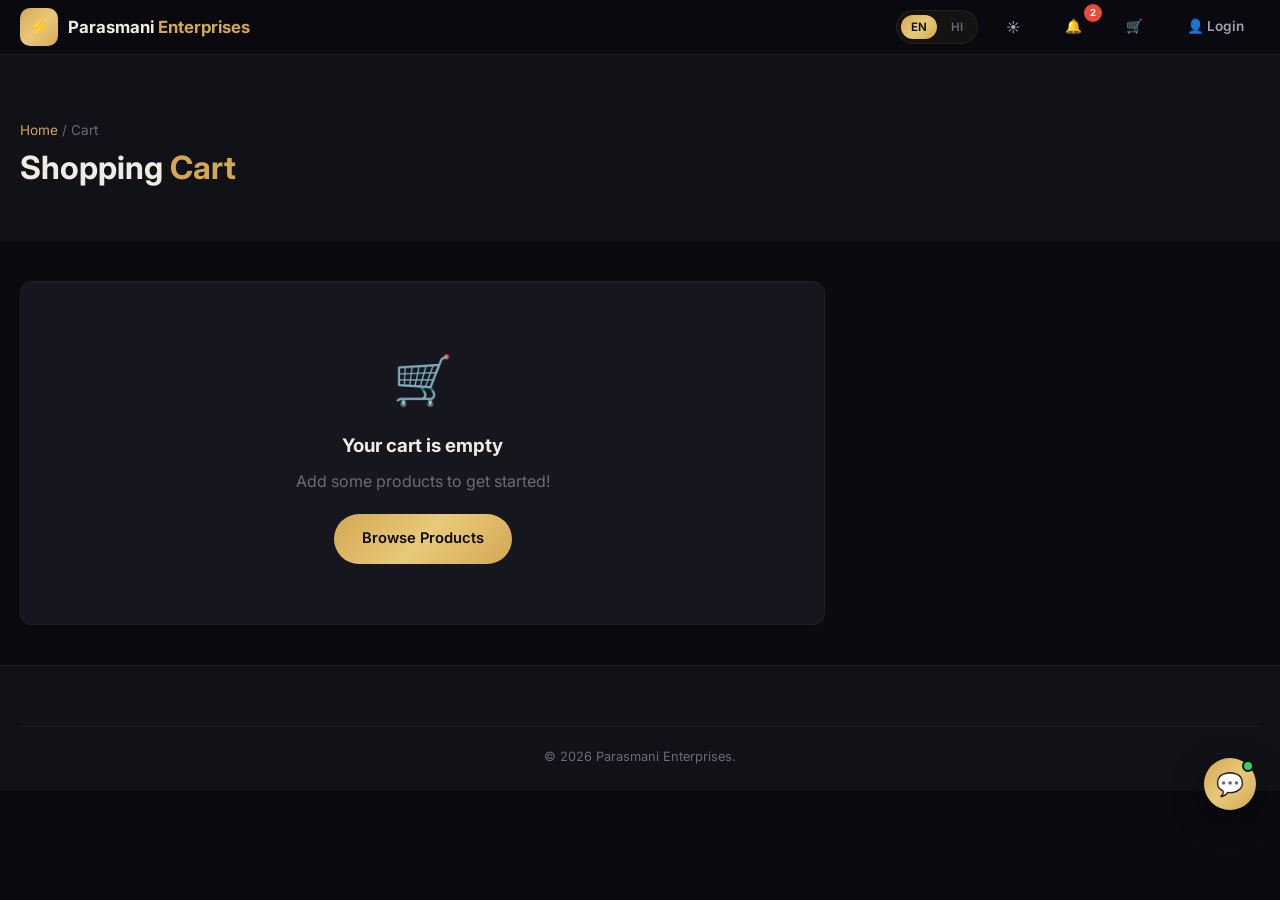
<file: cart.html>
<!DOCTYPE html>
<html lang="en">
<head>
  <meta charset="UTF-8"><meta name="viewport" content="width=device-width, initial-scale=1.0">
  <title>Cart — Parasmani Enterprises</title>
  <link rel="stylesheet" href="css/style.css">
</head>
<body>
  <nav class="navbar scrolled"><div class="container nav-inner">
    <a href="index.html" class="nav-logo"><div class="logo-icon">⚡</div><div>Parasmani <span>Enterprises</span></div></a>
    <div class="nav-actions">
      <!-- Language Toggle -->
      <div class="lang-toggle">
        <button data-lang="en">EN</button>
        <button data-lang="hi">HI</button>
      </div>
      <button id="darkModeToggle" class="nav-btn">☀️</button>
      <!-- Notifications -->
      <div class="notif-btn nav-btn">
        🔔<span class="notif-badge">0</span>
        <div class="notif-panel"></div>
      </div>
      <a href="cart.html" class="nav-btn">🛒<span class="cart-count">0</span></a>
      <a href="login.html" class="nav-btn" id="navAuthBtn">👤 Login</a>
      <button class="hamburger" id="hamburger"><span></span><span></span><span></span></button>
    </div>
  </div></nav>

  <div class="page-header"><div class="container"><div class="breadcrumb"><a href="index.html">Home</a> / Cart</div><h1>Shopping <span>Cart</span></h1></div></div>

  <div class="container">
    <div class="cart-grid">
      <div>
        <div class="cart-items" id="cartItems"></div>
        <div id="emptyCart" style="display:none;text-align:center;padding:60px;background:var(--bg3);border-radius:12px;border:1px solid rgba(212,168,83,.06)">
          <p style="font-size:3rem;margin-bottom:12px">🛒</p>
          <h3 style="margin-bottom:8px">Your cart is empty</h3>
          <p style="color:var(--text3);margin-bottom:20px">Add some products to get started!</p>
          <a href="products.html" class="btn btn-primary">Browse Products</a>
        </div>
        <!-- Recently Viewed -->
        <div style="margin-top:32px" id="recentSection"><h3 style="margin-bottom:16px">👁️ Recently Viewed</h3><div class="products-grid" id="recentGrid" style="grid-template-columns:repeat(4,1fr)"></div></div>
      </div>
      <div class="cart-summary" id="cartSummary">
        <h3>Order Summary</h3>
        <div id="summaryRows"></div>
        <div class="coupon-input">
          <input type="text" id="couponCode" placeholder="Coupon code">
          <button onclick="applyCoupon()">Apply</button>
        </div>
        <div id="couponMsg" style="font-size:.82rem;margin-bottom:8px"></div>
        <button class="btn btn-primary" style="width:100%;justify-content:center;margin-top:12px" id="checkoutBtn" onclick="proceedToCheckout()">Proceed to Checkout →</button>
      </div>
    </div>
  </div>

  <!-- LOGIN PROMPT MODAL -->
  <div id="loginPromptModal" style="display:none;position:fixed;inset:0;background:rgba(0,0,0,.85);z-index:2000;align-items:center;justify-content:center;padding:20px">
    <div style="background:var(--bg2);border:1px solid rgba(212,168,83,.15);border-radius:20px;padding:40px;text-align:center;max-width:440px;width:100%">
      <div style="width:64px;height:64px;border-radius:50%;background:var(--g-gold);display:flex;align-items:center;justify-content:center;font-size:1.6rem;margin:0 auto 16px">🔐</div>
      <h2 style="margin-bottom:8px">Sign In Required</h2>
      <p style="color:var(--text2);font-size:.92rem;margin-bottom:6px">Please sign in or create an account to place your order.</p>
      <p style="color:var(--text3);font-size:.82rem;margin-bottom:24px">Your cart will be saved and you'll get exclusive offers & order tracking.</p>
      <div style="display:flex;gap:12px;justify-content:center;flex-wrap:wrap">
        <a href="login.html?redirect=checkout" class="btn btn-primary" style="flex:1;justify-content:center;min-width:140px">👤 Sign In</a>
        <a href="register.html?redirect=checkout" class="btn btn-outline" style="flex:1;justify-content:center;min-width:140px">📝 Register</a>
      </div>
      <button onclick="document.getElementById('loginPromptModal').style.display='none'" style="margin-top:16px;background:none;color:var(--text3);font-size:.82rem;border:none;cursor:pointer">Cancel</button>
    </div>
  </div>

  <footer class="footer"><div class="container"><div class="footer-bottom"><p>© 2026 Parasmani Enterprises.</p></div></div></footer>
  <!-- LIVE CHAT WIDGET -->
  <div class="chat-widget">
    <button class="chat-toggle">💬<span class="chat-dot"></span></button>
    <div class="chat-box">
      <div class="chat-box-header">Parasmani Support <button onclick="document.querySelector('.chat-box').classList.remove('show')">✕</button></div>
      <div class="chat-messages"></div>
      <div class="chat-input">
        <input type="text" placeholder="Type a message...">
        <button class="chat-send">Send</button>
      </div>
    </div>
  </div>
  <script src="js/app.js"></script>
  <script>
    let appliedCoupon = null;
    document.addEventListener('DOMContentLoaded', () => { renderCart(); renderRecent(); });
    function proceedToCheckout() {
      const u = getCurrentUser();
      if (!u || u.role !== 'customer') {
        document.getElementById('loginPromptModal').style.display = 'flex';
        return;
      }
      location.href = 'checkout.html';
    }
    function renderCart() {
      const cart = DB.get('cart', []), products = DB.get('products', []);
      if (cart.length === 0) { document.getElementById('emptyCart').style.display = 'block'; document.getElementById('cartSummary').style.display = 'none'; document.getElementById('cartItems').style.display = 'none'; return; }
      document.getElementById('emptyCart').style.display = 'none'; document.getElementById('cartSummary').style.display = 'block'; document.getElementById('cartItems').style.display = 'flex';
      let subtotal = 0, savings = 0;
      document.getElementById('cartItems').innerHTML = cart.map(item => {
        const p = products.find(pp => pp.id === item.id);
        if (!p) return '';
        subtotal += p.price * item.qty;
        savings += (p.mrp - p.price) * item.qty;
        return `<div class="cart-item">
          <img src="${p.img}" alt="${p.name}" onclick="location.href='product-details.html?id=${p.id}'">
          <div class="cart-item-info">
            <h4>${p.name}</h4><span class="ci-price">${formatPrice(p.price)}</span>
            ${p.mrp > p.price ? `<span style="font-size:.8rem;color:var(--text3);text-decoration:line-through;margin-left:8px">${formatPrice(p.mrp)}</span>` : ''}
          </div>
          <div class="qty-control">
            <button onclick="updateQty(${p.id},-1)">−</button><span>${item.qty}</span><button onclick="updateQty(${p.id},1)">+</button>
          </div>
          <span style="font-weight:700;min-width:80px;text-align:right">${formatPrice(p.price * item.qty)}</span>
          <button class="remove-btn" onclick="removeItem(${p.id})">🗑️</button>
        </div>`;
      }).join('');
      let discount = 0;
      if (appliedCoupon) { discount = appliedCoupon.type === 'percent' ? Math.round(subtotal * appliedCoupon.discount / 100) : appliedCoupon.discount; }
      const total = subtotal - discount;
      document.getElementById('summaryRows').innerHTML = `
        <div class="summary-row"><span>Subtotal</span><span>${formatPrice(subtotal)}</span></div>
        <div class="summary-row" style="color:var(--green)"><span>You Save</span><span>-${formatPrice(savings)}</span></div>
        ${discount > 0 ? `<div class="summary-row" style="color:var(--green)"><span>Coupon (${appliedCoupon.code})</span><span>-${formatPrice(discount)}</span></div>` : ''}
        <div class="summary-row"><span>Delivery</span><span style="color:var(--green)">FREE</span></div>
        <div class="summary-row total"><span>Total</span><span>${formatPrice(total)}</span></div>`;
      DB.set('cart_total', total); updateCartBadge();
    }
    function updateQty(id, delta) { let cart = DB.get('cart',[]); const item = cart.find(i=>i.id===id); if(item){item.qty+=delta;if(item.qty<1)item.qty=1;} DB.set('cart',cart); renderCart(); }
    function removeItem(id) { DB.set('cart', DB.get('cart',[]).filter(i=>i.id!==id)); renderCart(); toast('Item removed'); }
    function applyCoupon() {
      const code = document.getElementById('couponCode').value.toUpperCase().trim();
      const coupons = DB.get('coupons', []);
      const coupon = coupons.find(c => c.code === code && c.active);
      const msg = document.getElementById('couponMsg');
      if (!coupon) { msg.innerHTML = '<span style="color:var(--red)">Invalid coupon code</span>'; appliedCoupon = null; }
      else { const cart = DB.get('cart',[]); const products = DB.get('products',[]); const sub = cart.reduce((s,i)=>{const p=products.find(pp=>pp.id===i.id);return s+(p?p.price*i.qty:0)},0);
        if (sub < coupon.minOrder) { msg.innerHTML = `<span style="color:orange">Min order ${formatPrice(coupon.minOrder)} required</span>`; }
        else { appliedCoupon = coupon; msg.innerHTML = `<span style="color:var(--green)">✓ Coupon applied! ${coupon.type==='percent'?coupon.discount+'% off':'₹'+coupon.discount+' off'}</span>`; }
      }
      renderCart();
    }
    function renderRecent() {
      const rv = DB.get('recently_viewed',[]).slice(0,4), products = DB.get('products',[]);
      const recent = rv.map(id=>products.find(p=>p.id===id)).filter(Boolean);
      const rg = document.getElementById('recentGrid');
      if (rg && recent.length) rg.innerHTML = recent.map(p=>renderProductCard(p)).join('');
      else if (rg) document.getElementById('recentSection').style.display = 'none';
    }
  </script>
</body>
</html>
</file>
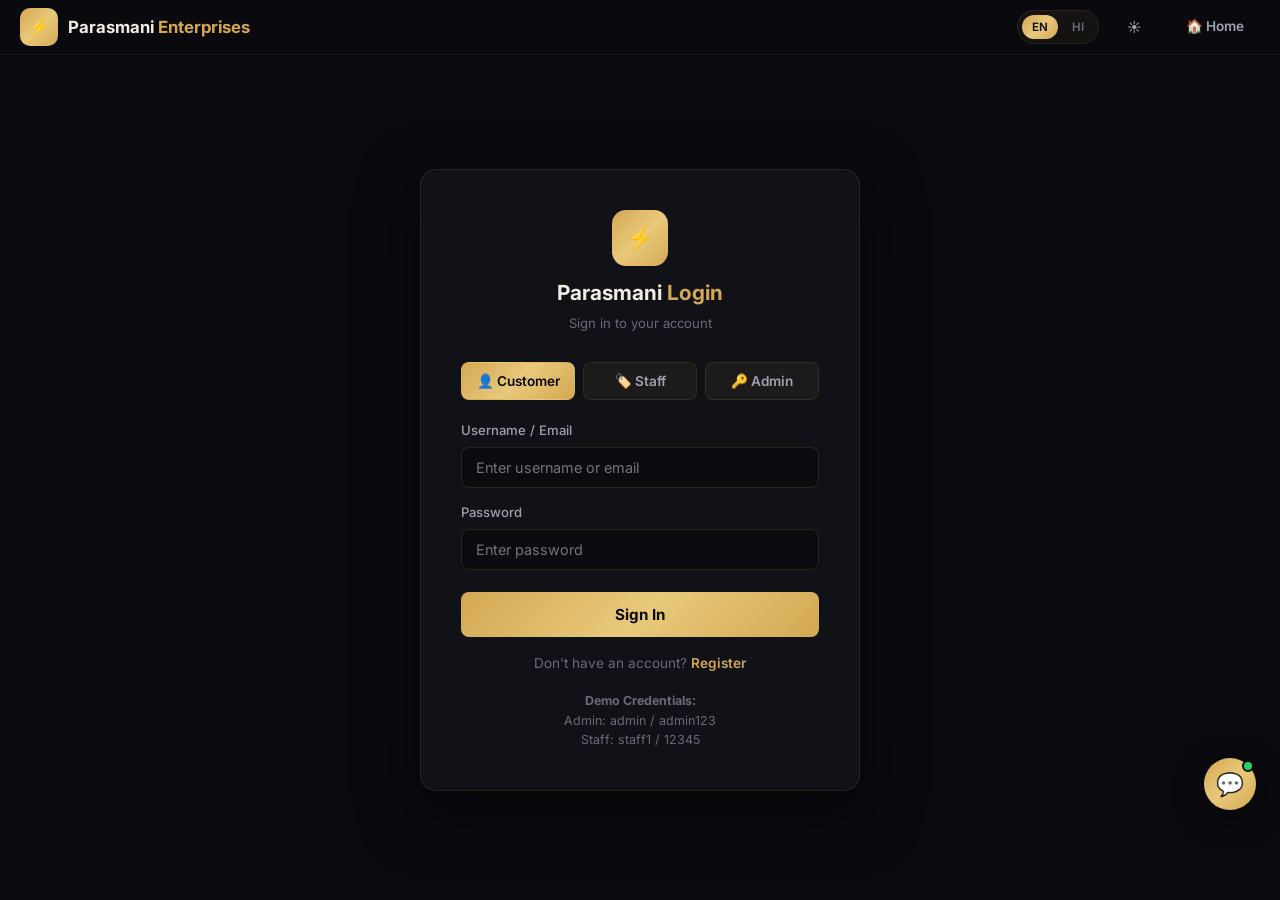
<file: checkout.html>
<!DOCTYPE html>
<html lang="en">
<head>
  <meta charset="UTF-8"><meta name="viewport" content="width=device-width, initial-scale=1.0">
  <title>Checkout — Parasmani Enterprises</title>
  <link rel="stylesheet" href="css/style.css">
</head>
<body>
  <nav class="navbar scrolled"><div class="container nav-inner">
    <a href="index.html" class="nav-logo"><div class="logo-icon">⚡</div><div>Parasmani <span>Enterprises</span></div></a>
    <div class="nav-actions">
      <!-- Language Toggle -->
      <div class="lang-toggle">
        <button data-lang="en">EN</button>
        <button data-lang="hi">HI</button>
      </div>
      <button id="darkModeToggle" class="nav-btn">☀️</button>
      <!-- Notifications -->
      <div class="notif-btn nav-btn">
        🔔<span class="notif-badge">0</span>
        <div class="notif-panel"></div>
      </div>
      <a href="cart.html" class="nav-btn">🛒<span class="cart-count">0</span></a>
      <a href="login.html" class="nav-btn" id="navAuthBtn">👤 Login</a>
      <button class="hamburger" id="hamburger"><span></span><span></span><span></span></button>
    </div>
  </div></nav>

  <div class="page-header"><div class="container"><div class="breadcrumb"><a href="index.html">Home</a> / <a href="cart.html">Cart</a> / Checkout</div><h1>Secure <span>Checkout</span></h1></div></div>

  <div class="container">
    <div class="checkout-grid">
      <div>
        <div class="checkout-form">
          <h3>📦 Delivery Details</h3>
          <form id="checkoutForm">
            <div class="form-row">
              <div class="form-group"><label>Full Name</label><input type="text" id="coName" required></div>
              <div class="form-group"><label>Phone Number</label><input type="tel" id="coPhone" required></div>
            </div>
            <div class="form-group"><label>Address</label><input type="text" id="coAddress" placeholder="House No, Street, Locality" required></div>
            <div class="form-row">
              <div class="form-group"><label>City</label><input type="text" id="coCity" value="Deoghar" required></div>
              <div class="form-group"><label>Pincode</label><input type="text" id="coPincode" required></div>
            </div>
            <h3 style="margin-top:24px">💳 Payment Method</h3>
            <div class="payment-options">
              <label class="payment-opt active"><input type="radio" name="payment" value="cod" checked> 💵 Cash on Delivery</label>
              <label class="payment-opt"><input type="radio" name="payment" value="upi"> 📱 UPI Payment</label>
              <label class="payment-opt"><input type="radio" name="payment" value="card"> 💳 Credit / Debit Card</label>
              <label class="payment-opt"><input type="radio" name="payment" value="netbanking"> 🏦 Net Banking</label>
            </div>
            <!-- UPI Form -->
            <div id="upiForm" style="display:none;margin-top:12px"><div class="form-group"><label>UPI ID</label><input type="text" placeholder="yourname@upi"></div></div>
            <!-- Card Form -->
            <div id="cardForm" style="display:none;margin-top:12px">
              <div class="form-group"><label>Card Number</label><input type="text" placeholder="1234 5678 9012 3456" maxlength="19"></div>
              <div class="form-row"><div class="form-group"><label>Expiry</label><input type="text" placeholder="MM/YY" maxlength="5"></div><div class="form-group"><label>CVV</label><input type="password" placeholder="***" maxlength="3"></div></div>
            </div>
            <button type="submit" class="btn btn-primary" style="width:100%;justify-content:center;margin-top:20px;padding:16px">🔒 Place Order</button>
          </form>
        </div>
      </div>
      <div>
        <div class="cart-summary">
          <h3>Order Summary</h3>
          <div id="orderItems"></div>
          <div id="orderTotal" style="margin-top:16px"></div>
        </div>
        <!-- Delivery Tracking Preview -->
        <div style="background:var(--bg3);border:1px solid rgba(212,168,83,.06);border-radius:12px;padding:24px;margin-top:16px">
          <h4 style="color:var(--gold);margin-bottom:16px">📍 Delivery Timeline</h4>
          <div class="track-steps">
            <div class="track-step done"><div class="step-dot">✓</div><p>Order Placed</p></div>
            <div class="track-step"><div class="step-dot">📦</div><p>Packed</p></div>
            <div class="track-step"><div class="step-dot">🚚</div><p>Shipped</p></div>
            <div class="track-step"><div class="step-dot">🏠</div><p>Delivered</p></div>
          </div>
          <p style="font-size:.82rem;color:var(--text3);margin-top:12px">Estimated delivery: 3-5 business days</p>
        </div>
      </div>
    </div>
  </div>

  <!-- ORDER SUCCESS MODAL -->
  <div id="successModal" style="display:none;position:fixed;inset:0;background:rgba(0,0,0,.85);z-index:2000;display:none;align-items:center;justify-content:center;padding:20px">
    <div style="background:var(--bg2);border:1px solid rgba(212,168,83,.15);border-radius:20px;padding:48px;text-align:center;max-width:480px;width:100%">
      <div style="font-size:4rem;margin-bottom:16px">🎉</div>
      <h2 style="margin-bottom:8px">Order Placed Successfully!</h2>
      <p style="color:var(--text2);margin-bottom:8px" id="orderIdDisplay"></p>
      <p style="color:var(--text3);font-size:.9rem;margin-bottom:24px">Thank you for shopping with Parasmani Enterprises. You'll receive a confirmation shortly.</p>
      <div style="display:flex;gap:12px;justify-content:center">
        <a href="index.html" class="btn btn-primary">🏠 Home</a>
        <a href="products.html" class="btn btn-outline">🛒 Continue Shopping</a>
      </div>
    </div>
  </div>

  <footer class="footer"><div class="container"><div class="footer-bottom"><p>© 2026 Parasmani Enterprises.</p></div></div></footer>

  <!-- LIVE CHAT WIDGET -->
  <div class="chat-widget">
    <button class="chat-toggle">💬<span class="chat-dot"></span></button>
    <div class="chat-box">
      <div class="chat-box-header">Parasmani Support <button onclick="document.querySelector('.chat-box').classList.remove('show')">✕</button></div>
      <div class="chat-messages"></div>
      <div class="chat-input">
        <input type="text" placeholder="Type a message...">
        <button class="chat-send">Send</button>
      </div>
    </div>
  </div>

  <script src="js/app.js"></script>
  <script>
    document.addEventListener('DOMContentLoaded', () => {
      // LOGIN GATE — must be signed in as customer
      const u = getCurrentUser();
      if (!u || u.role !== 'customer') {
        location.href = 'login.html?redirect=checkout';
        return;
      }
      const cart = DB.get('cart',[]), products = DB.get('products',[]);
      if (cart.length === 0) { location.href = 'cart.html'; return; }
      // Order items
      let subtotal = 0;
      document.getElementById('orderItems').innerHTML = cart.map(item => {
        const p = products.find(pp=>pp.id===item.id); if(!p) return '';
        subtotal += p.price * item.qty;
        return `<div style="display:flex;justify-content:space-between;padding:8px 0;font-size:.88rem;border-bottom:1px solid rgba(255,255,255,.04)"><span>${p.name} × ${item.qty}</span><span>${formatPrice(p.price*item.qty)}</span></div>`;
      }).join('');
      const total = DB.get('cart_total', subtotal);
      document.getElementById('orderTotal').innerHTML = `<div class="summary-row"><span>Delivery</span><span style="color:var(--green)">FREE</span></div><div class="summary-row total"><span>Total</span><span>${formatPrice(total)}</span></div>`;
      // Payment toggle
      document.querySelectorAll('input[name=payment]').forEach(r => r.addEventListener('change', () => {
        document.querySelectorAll('.payment-opt').forEach(o=>o.classList.remove('active'));
        r.closest('.payment-opt').classList.add('active');
        document.getElementById('upiForm').style.display=r.value==='upi'?'block':'none';
        document.getElementById('cardForm').style.display=r.value==='card'?'block':'none';
      }));
      // Auto-fill from logged-in user profile
      const users = DB.get('users', []);
      const profile = users.find(us => us.email === u.email || us.username === u.username);
      if (profile) {
        document.getElementById('coName').value = profile.name || u.name || '';
        document.getElementById('coPhone').value = profile.phone || u.phone || '';
        document.getElementById('coAddress').value = profile.address || '';
        document.getElementById('coCity').value = profile.city || 'Deoghar';
        document.getElementById('coPincode').value = profile.pincode || '';
      } else {
        document.getElementById('coName').value = u.name || '';
        document.getElementById('coPhone').value = u.phone || '';
      }
      // Submit — save order AND update customer profile
      document.getElementById('checkoutForm').addEventListener('submit', e => {
        e.preventDefault();
        const custName = document.getElementById('coName').value;
        const custPhone = document.getElementById('coPhone').value;
        const custAddress = document.getElementById('coAddress').value;
        const custCity = document.getElementById('coCity').value;
        const custPincode = document.getElementById('coPincode').value;
        const orderId = 'PE-' + Date.now().toString().slice(-8);
        const order = {
          id: orderId, date: new Date().toISOString(),
          customer: { name: custName, phone: custPhone, email: u.email || '', address: custAddress, city: custCity, pincode: custPincode },
          items: cart.map(i => { const p = products.find(pp=>pp.id===i.id); return { id:i.id, name:p?.name, price:p?.price, qty:i.qty }; }),
          total, payment: document.querySelector('input[name=payment]:checked').value,
          status: 'confirmed'
        };
        const orders = DB.get('orders', []); orders.push(order); DB.set('orders', orders);
        // Update customer profile in users DB with latest address and order count
        let allUsers = DB.get('users', []);
        const idx = allUsers.findIndex(us => us.email === u.email || us.username === u.username);
        if (idx !== -1) {
          allUsers[idx].address = custAddress;
          allUsers[idx].city = custCity;
          allUsers[idx].pincode = custPincode;
          allUsers[idx].phone = custPhone;
          allUsers[idx].totalOrders = (allUsers[idx].totalOrders || 0) + 1;
          allUsers[idx].totalSpent = (allUsers[idx].totalSpent || 0) + total;
          allUsers[idx].lastOrderDate = new Date().toISOString();
          allUsers[idx].lastOrderId = orderId;
          DB.set('users', allUsers);
        }
        DB.set('cart', []); updateCartBadge();
        logActivity('Order placed: ' + orderId + ' by ' + custName);
        document.getElementById('orderIdDisplay').textContent = 'Order ID: ' + orderId;
        const m = document.getElementById('successModal'); m.style.display = 'flex';
      });
    });
  </script>
</body>
</html>
</file>
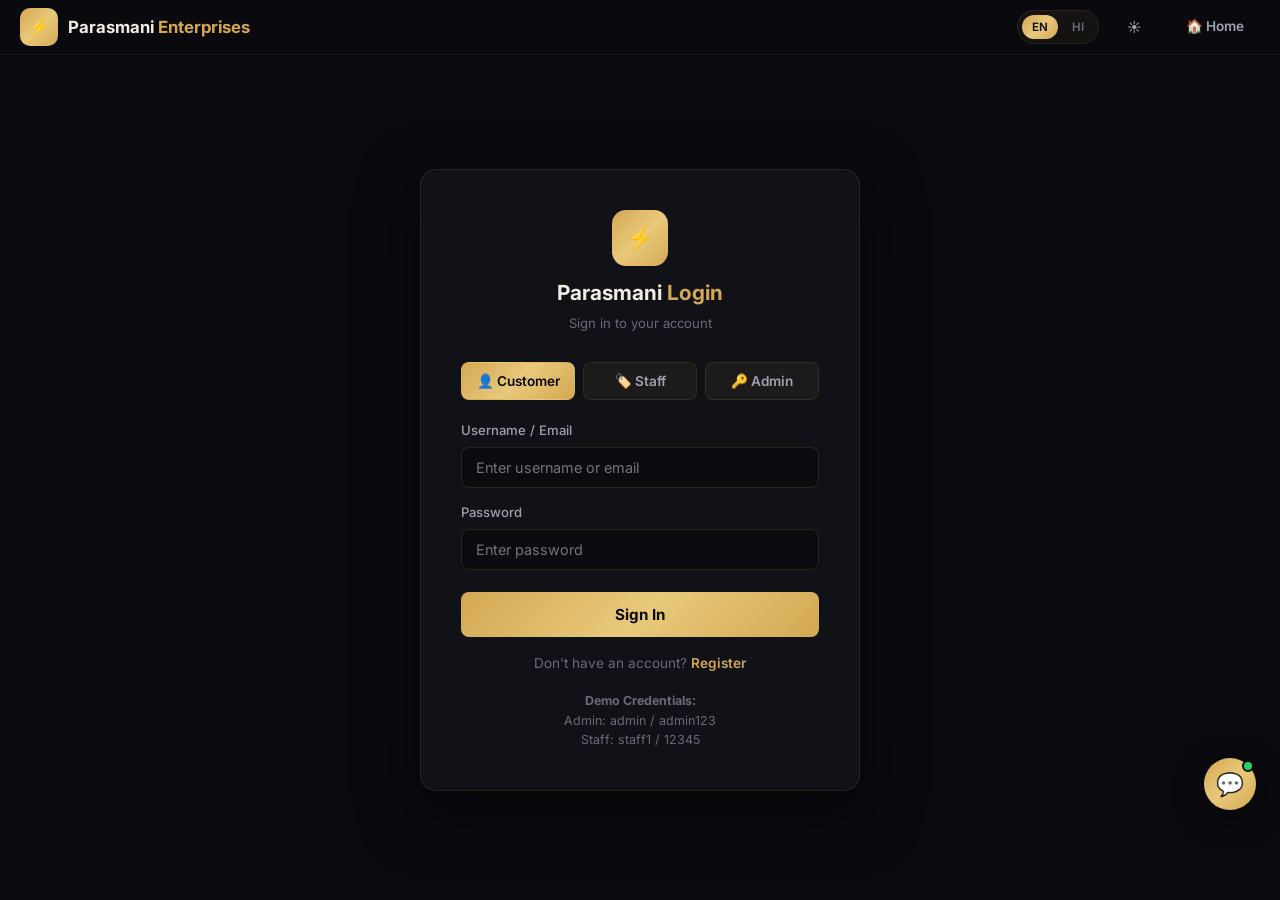
<file: login.html>
<!DOCTYPE html>
<html lang="en">
<head>
  <meta charset="UTF-8"><meta name="viewport" content="width=device-width, initial-scale=1.0">
  <title>Login — Parasmani Enterprises</title>
  <link rel="stylesheet" href="css/style.css">
</head>
<body>
  <nav class="navbar scrolled"><div class="container nav-inner">
    <a href="index.html" class="nav-logo"><div class="logo-icon">⚡</div><div>Parasmani <span>Enterprises</span></div></a>
    <div class="nav-actions">
      <!-- Language Toggle -->
      <div class="lang-toggle">
        <button data-lang="en">EN</button>
        <button data-lang="hi">HI</button>
      </div>
      <button id="darkModeToggle" class="nav-btn">☀️</button>
      <a href="index.html" class="nav-btn">🏠 Home</a>
    </div>
  </div></nav>

  <div class="auth-page">
    <div class="auth-card">
      <div class="logo"><div class="logo-icon">⚡</div><h2>Parasmani <span>Login</span></h2><p>Sign in to your account</p></div>
      <div class="role-tabs">
        <button class="active" data-role="customer" onclick="switchRole('customer',this)">👤 Customer</button>
        <button data-role="staff" onclick="switchRole('staff',this)">🏷️ Staff</button>
        <button data-role="admin" onclick="switchRole('admin',this)">🔑 Admin</button>
      </div>
      <form id="loginForm">
        <div class="form-group"><label>Username / Email</label><input type="text" id="loginUser" placeholder="Enter username or email" required></div>
        <div class="form-group"><label>Password</label><input type="password" id="loginPass" placeholder="Enter password" required></div>
        <div id="loginError" style="color:var(--red);font-size:.85rem;display:none;text-align:center;margin-bottom:8px"></div>
        <button type="submit" class="btn-submit">Sign In</button>
      </form>
      <div class="toggle" id="customerToggle">Don't have an account? <a id="registerLink" href="register.html">Register</a></div>
      <div style="margin-top:16px;text-align:center;font-size:.78rem;color:var(--text3)" id="demoInfo">
        <strong>Demo Credentials:</strong><br>
        Admin: admin / admin123<br>
        Staff: staff1 / 12345
      </div>
    </div>
  </div>

  <!-- LIVE CHAT WIDGET -->
  <div class="chat-widget">
    <button class="chat-toggle">💬<span class="chat-dot"></span></button>
    <div class="chat-box">
      <div class="chat-box-header">Parasmani Support <button onclick="document.querySelector('.chat-box').classList.remove('show')">✕</button></div>
      <div class="chat-messages"></div>
      <div class="chat-input">
        <input type="text" placeholder="Type a message...">
        <button class="chat-send">Send</button>
      </div>
    </div>
  </div>

  <script src="js/app.js"></script>
  <script>
    let currentRole = 'customer';
    const redirectParam = new URLSearchParams(location.search).get('redirect');
    // Pass redirect param to register link
    if (redirectParam) {
      const rl = document.getElementById('registerLink');
      if (rl) rl.href = 'register.html?redirect=' + redirectParam;
    }
    function switchRole(role, btn) {
      currentRole = role;
      document.querySelectorAll('.role-tabs button').forEach(b => b.classList.remove('active'));
      btn.classList.add('active');
      document.getElementById('customerToggle').style.display = role === 'customer' ? 'block' : 'none';
      document.getElementById('demoInfo').style.display = role !== 'customer' ? 'block' : 'none';
    }
    document.getElementById('loginForm').addEventListener('submit', e => {
      e.preventDefault();
      const user = document.getElementById('loginUser').value.trim();
      const pass = document.getElementById('loginPass').value;
      const errEl = document.getElementById('loginError');
      errEl.style.display = 'none';
      if (currentRole === 'admin') {
        const admin = DB.get('admin', { user: 'admin', pass: 'admin123' });
        if (user === admin.user && pass === admin.pass) {
          DB.set('current_user', { role: 'admin', username: 'admin', name: 'Admin' });
          logActivity('Admin logged in');
          location.href = 'admin-dashboard.html';
          return;
        }
      } else if (currentRole === 'staff') {
        const staff = DB.get('staff', []);
        const s = staff.find(st => st.username === user && st.password === pass);
        if (s) {
          DB.set('current_user', { role: 'staff', username: s.username, name: s.name, empId: s.empId, rfidId: s.rfidId, id: s.id });
          logActivity(s.name + ' (Staff) logged in');
          location.href = 'staff-dashboard.html';
          return;
        }
      } else {
        const users = DB.get('users', []);
        const u = users.find(us => (us.email === user || us.username === user) && us.password === pass);
        if (u) {
          DB.set('current_user', { role: 'customer', username: u.username, name: u.name, email: u.email, phone: u.phone });
          logActivity(u.name + ' logged in');
          // Redirect back to checkout if came from there
          location.href = redirectParam === 'checkout' ? 'checkout.html' : 'index.html';
          return;
        }
      }
      errEl.textContent = 'Invalid username or password';
      errEl.style.display = 'block';
    });
  </script>
</body>
</html>
</file>
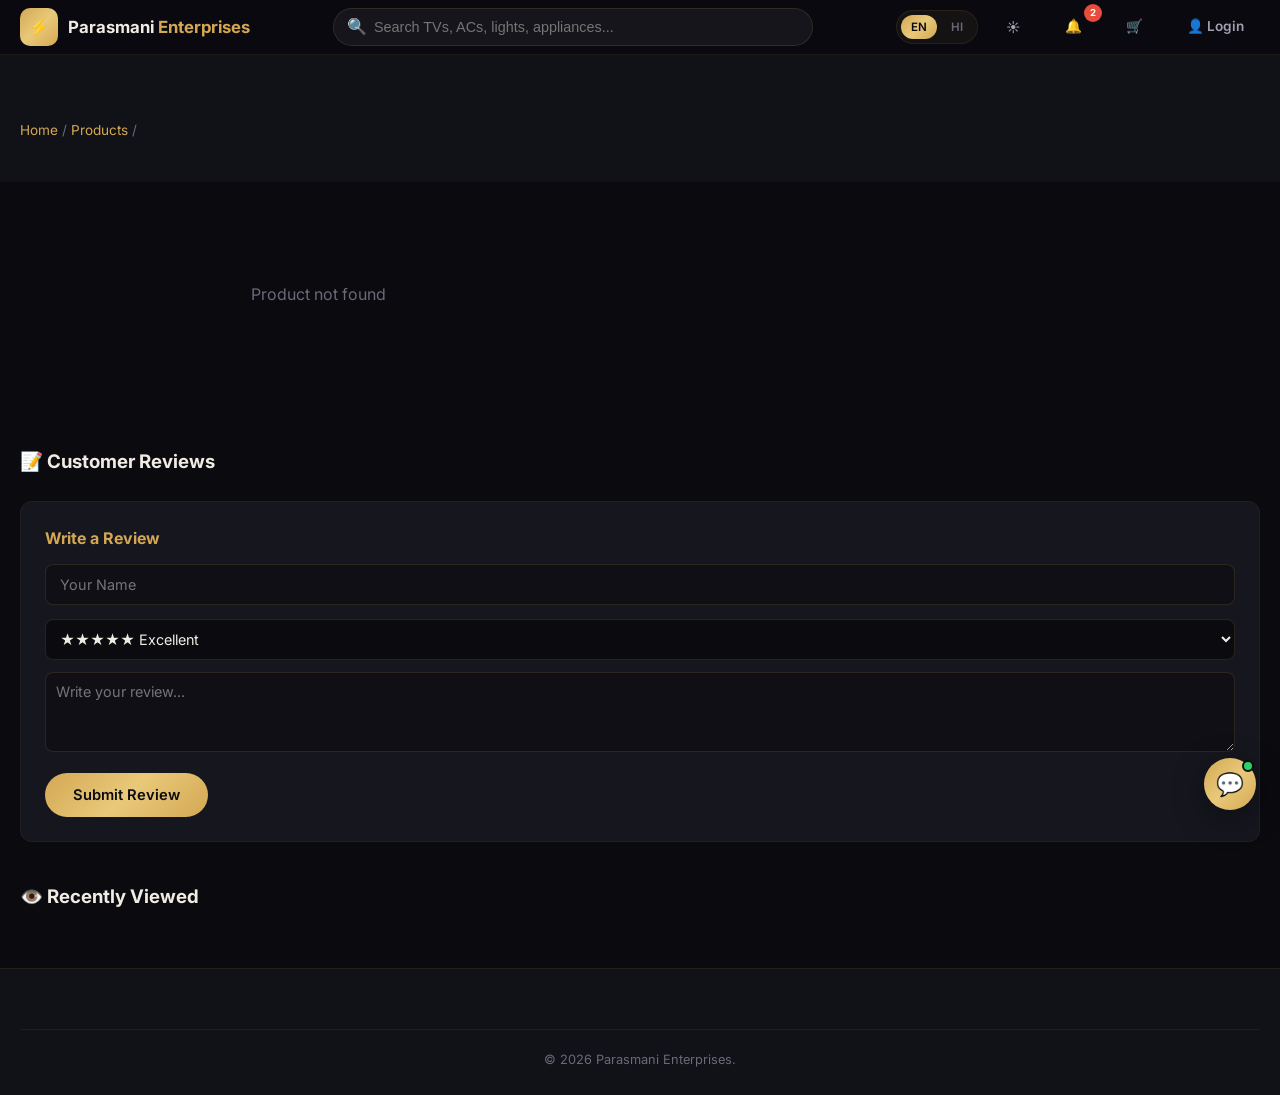
<file: product-details.html>
<!DOCTYPE html>
<html lang="en">
<head>
  <meta charset="UTF-8"><meta name="viewport" content="width=device-width, initial-scale=1.0">
  <title>Product Details — Parasmani Enterprises</title>
  <link rel="stylesheet" href="css/style.css">
</head>
<body>
  <nav class="navbar scrolled"><div class="container nav-inner">
    <a href="index.html" class="nav-logo"><div class="logo-icon">⚡</div><div>Parasmani <span>Enterprises</span></div></a>
    <div class="search-wrapper"><span class="search-icon">🔍</span><input type="text" id="smartSearch" placeholder="Search..."><div id="searchSuggestions"></div></div>
    <div class="nav-actions">
      <!-- Language Toggle -->
      <div class="lang-toggle">
        <button data-lang="en">EN</button>
        <button data-lang="hi">HI</button>
      </div>
      <button id="darkModeToggle" class="nav-btn">☀️</button>
      <!-- Notifications -->
      <div class="notif-btn nav-btn">
        🔔<span class="notif-badge">0</span>
        <div class="notif-panel"></div>
      </div>
      <a href="cart.html" class="nav-btn">🛒<span class="cart-count">0</span></a>
      <a href="login.html" class="nav-btn" id="navAuthBtn">👤 Login</a>
      <button class="hamburger" id="hamburger"><span></span><span></span><span></span></button>
    </div>
  </div></nav>
  <div class="mobile-overlay" id="mobileOverlay"></div>

  <div class="page-header"><div class="container"><div class="breadcrumb"><a href="index.html">Home</a> / <a href="products.html">Products</a> / <span id="pdBreadcrumb"></span></div></div></div>

  <div class="container">
    <div class="pd-grid">
      <div class="pd-gallery">
        <div class="pd-main-img"><img id="pdImage" src="" alt=""></div>
        <div class="pd-thumbs" id="pdThumbs">
          <!-- Thumbs will be injected by JS -->
        </div>
      </div>
      <div class="pd-info">
        <span class="pd-brand" id="pdBrand"></span>
        <h1 id="pdName"></h1>
        <div class="pd-rating" id="pdRating"></div>
        <div class="pd-price" id="pdPrice"></div>
        <p id="pdDesc" style="color:var(--text2);margin:16px 0;line-height:1.7"></p>
        <div id="pdStock" style="margin:12px 0;font-size:.88rem"></div>
        <div class="pd-specs"><h4 style="color:var(--gold);margin-bottom:12px">Specifications</h4><table id="pdSpecs"></table></div>
        <div class="pd-actions">
          <button class="btn btn-primary" id="addCartBtn">🛒 Add to Cart</button>
          <button class="btn btn-outline" id="wishBtn">🤍 Wishlist</button>
        </div>
        <!-- EMI Calculator -->
        <div class="emi-calc">
          <h4>📱 EMI Calculator</h4>
          <div style="display:flex;gap:12px;margin-top:8px">
            <select id="emiMonths" style="padding:8px;border-radius:6px;border:1px solid rgba(212,168,83,.15);background:var(--bg);color:var(--text);font-size:.85rem">
              <option value="3">3 Months</option><option value="6">6 Months</option><option value="9">9 Months</option><option value="12" selected>12 Months</option><option value="18">18 Months</option><option value="24">24 Months</option>
            </select>
          </div>
          <div class="emi-result" id="emiResult"></div>
        </div>
      </div>
    </div>
    <!-- Reviews -->
    <div style="padding:40px 0">
      <h3 style="margin-bottom:20px">📝 Customer Reviews</h3>
      <div id="reviewsList"></div>
      <div style="margin-top:24px;background:var(--bg3);border-radius:12px;padding:24px;border:1px solid rgba(212,168,83,.06)">
        <h4 style="margin-bottom:12px;color:var(--gold)">Write a Review</h4>
        <div class="form-group"><input type="text" id="revName" placeholder="Your Name"></div>
        <div class="form-group" style="margin-bottom:12px"><select id="revRating" style="padding:10px;border-radius:8px;border:1px solid rgba(212,168,83,.15);background:var(--bg);color:var(--text);width:100%"><option value="5">★★★★★ Excellent</option><option value="4">★★★★ Good</option><option value="3">★★★ Average</option><option value="2">★★ Poor</option><option value="1">★ Terrible</option></select></div>
        <div class="form-group"><textarea id="revText" placeholder="Write your review..." style="width:100%;padding:10px;border-radius:8px;border:1px solid rgba(212,168,83,.15);background:rgba(0,0,0,.3);color:var(--text);font-family:var(--font);min-height:80px;outline:none"></textarea></div>
        <button class="btn btn-primary" onclick="submitReview()">Submit Review</button>
      </div>
    </div>
    <!-- Recently Viewed -->
    <div style="padding:0 0 40px"><h3 style="margin-bottom:16px">👁️ Recently Viewed</h3><div class="products-grid" id="recentGrid" style="grid-template-columns:repeat(4,1fr)"></div></div>
  </div>

  <footer class="footer"><div class="container"><div class="footer-bottom"><p>© 2026 Parasmani Enterprises.</p></div></div></footer>
  
  <!-- LIVE CHAT WIDGET -->
  <div class="chat-widget">
    <button class="chat-toggle">💬<span class="chat-dot"></span></button>
    <div class="chat-box">
      <div class="chat-box-header">Parasmani Support <button onclick="document.querySelector('.chat-box').classList.remove('show')">✕</button></div>
      <div class="chat-messages"></div>
      <div class="chat-input">
        <input type="text" placeholder="Type a message...">
        <button class="chat-send">Send</button>
      </div>
    </div>
  </div>
  <script src="js/app.js"></script>
  <script>
    let currentProduct = null;
    document.addEventListener('DOMContentLoaded', () => {
      const id = +new URLSearchParams(location.search).get('id');
      const products = DB.get('products', []);
      currentProduct = products.find(p => p.id === id);
      if (!currentProduct) { document.querySelector('.pd-grid').innerHTML = '<p style="text-align:center;padding:60px;color:var(--text3)">Product not found</p>'; return; }
      addRecentlyViewed(id);
      const p = currentProduct, disc = getDiscount(p.price, p.mrp);
      document.title = p.name + ' — Parasmani Enterprises';
      document.getElementById('pdBreadcrumb').textContent = p.name;
      document.getElementById('pdImage').src = p.img;
      document.getElementById('pdImage').alt = p.name;
      
      // Thumbnails setup
      const thumbsParams = [p.img]; 
      if(p.cat==='smart-lighting' || p.cat==='led-lights' || p.cat==='chandeliers') { thumbsParams.push('images/gallery-living.png'); thumbsParams.push('images/gallery-bedroom.png'); }
      else if(p.cat==='tv' || p.cat==='ac') { thumbsParams.push('images/gallery-living.png'); }
      else if(p.cat==='refrigerator' || p.cat==='kitchen') { thumbsParams.push('images/product-kitchen.png'); }
      document.getElementById('pdThumbs').innerHTML = thumbsParams.map((imgSrc, i) => `<div class="pd-thumb ${i===0?'active':''}" onclick="setMainImage(this, '${imgSrc}')"><img src="${imgSrc}"></div>`).join('');
      document.getElementById('pdBrand').textContent = p.brand;
      document.getElementById('pdName').textContent = p.name;
      document.getElementById('pdRating').innerHTML = `<span class="stars">${getStars(p.rating)}</span> <span>${p.rating} (${p.reviews} reviews)</span>`;
      document.getElementById('pdPrice').innerHTML = `<span class="current">${formatPrice(p.price)}</span>${p.mrp>p.price?`<span class="original">${formatPrice(p.mrp)}</span><span class="discount">${disc}% OFF</span>`:''}`;
      document.getElementById('pdDesc').textContent = p.desc;
      document.getElementById('pdStock').innerHTML = p.stock > 10 ? `<span style="color:var(--green)">✓ In Stock (${p.stock} available)</span>` : p.stock > 0 ? `<span style="color:orange">⚠ Only ${p.stock} left!</span>` : `<span style="color:var(--red)">✕ Out of Stock</span>`;
      if (p.specs) document.getElementById('pdSpecs').innerHTML = Object.entries(p.specs).map(([k,v]) => `<tr><td>${k}</td><td>${v}</td></tr>`).join('');
      // EMI
      const calcEmi = () => { const m = +document.getElementById('emiMonths').value; document.getElementById('emiResult').textContent = `${formatPrice(Math.round(p.price/m))} / month × ${m} months`; };
      calcEmi(); document.getElementById('emiMonths').addEventListener('change', calcEmi);
      // Buttons
      document.getElementById('addCartBtn').onclick = () => addToCart(p.id);
      const wl = DB.get('wishlist', []);
      const wb = document.getElementById('wishBtn');
      if (wl.includes(p.id)) wb.innerHTML = '❤️ Wishlisted';
      wb.onclick = () => { toggleWishlist(p.id); wb.innerHTML = DB.get('wishlist',[]).includes(p.id) ? '❤️ Wishlisted' : '🤍 Wishlist'; };
      // Reviews
      loadReviews();
      // Recently viewed
      const rv = DB.get('recently_viewed', []).filter(rid => rid !== id).slice(0, 4);
      const recent = rv.map(rid => products.find(pp => pp.id === rid)).filter(Boolean);
      document.getElementById('recentGrid').innerHTML = recent.map(pp => renderProductCard(pp)).join('');
    });
    function setMainImage(thumbEl, src) {
      document.getElementById('pdImage').src = src;
      document.querySelectorAll('.pd-thumb').forEach(t => t.classList.remove('active'));
      thumbEl.classList.add('active');
    }
    function loadReviews() {
      const reviews = DB.get('reviews_' + currentProduct.id, [
        { name: 'Verified Buyer', rating: 5, text: 'Excellent product! Works perfectly. Fast delivery.' },
        { name: 'Arun K.', rating: 4, text: 'Good quality. Value for money. Would recommend.' },
      ]);
      document.getElementById('reviewsList').innerHTML = reviews.map(r => `<div style="background:var(--bg3);border:1px solid rgba(212,168,83,.06);border-radius:12px;padding:16px;margin-bottom:12px"><div style="color:var(--gold);font-size:.85rem;margin-bottom:6px">${'★'.repeat(r.rating)}${'☆'.repeat(5-r.rating)}</div><p style="color:var(--text2);font-size:.88rem;margin-bottom:8px">"${r.text}"</p><span style="font-size:.8rem;color:var(--text3)">— ${r.name}</span></div>`).join('');
    }
    function submitReview() {
      const name = document.getElementById('revName').value || 'Anonymous';
      const rating = +document.getElementById('revRating').value;
      const text = document.getElementById('revText').value;
      if (!text) { toast('Please write a review', 'error'); return; }
      const reviews = DB.get('reviews_' + currentProduct.id, []);
      reviews.unshift({ name, rating, text });
      DB.set('reviews_' + currentProduct.id, reviews);
      loadReviews();
      document.getElementById('revName').value = '';
      document.getElementById('revText').value = '';
      toast('Review submitted!');
    }
  </script>
</body>
</html>
</file>
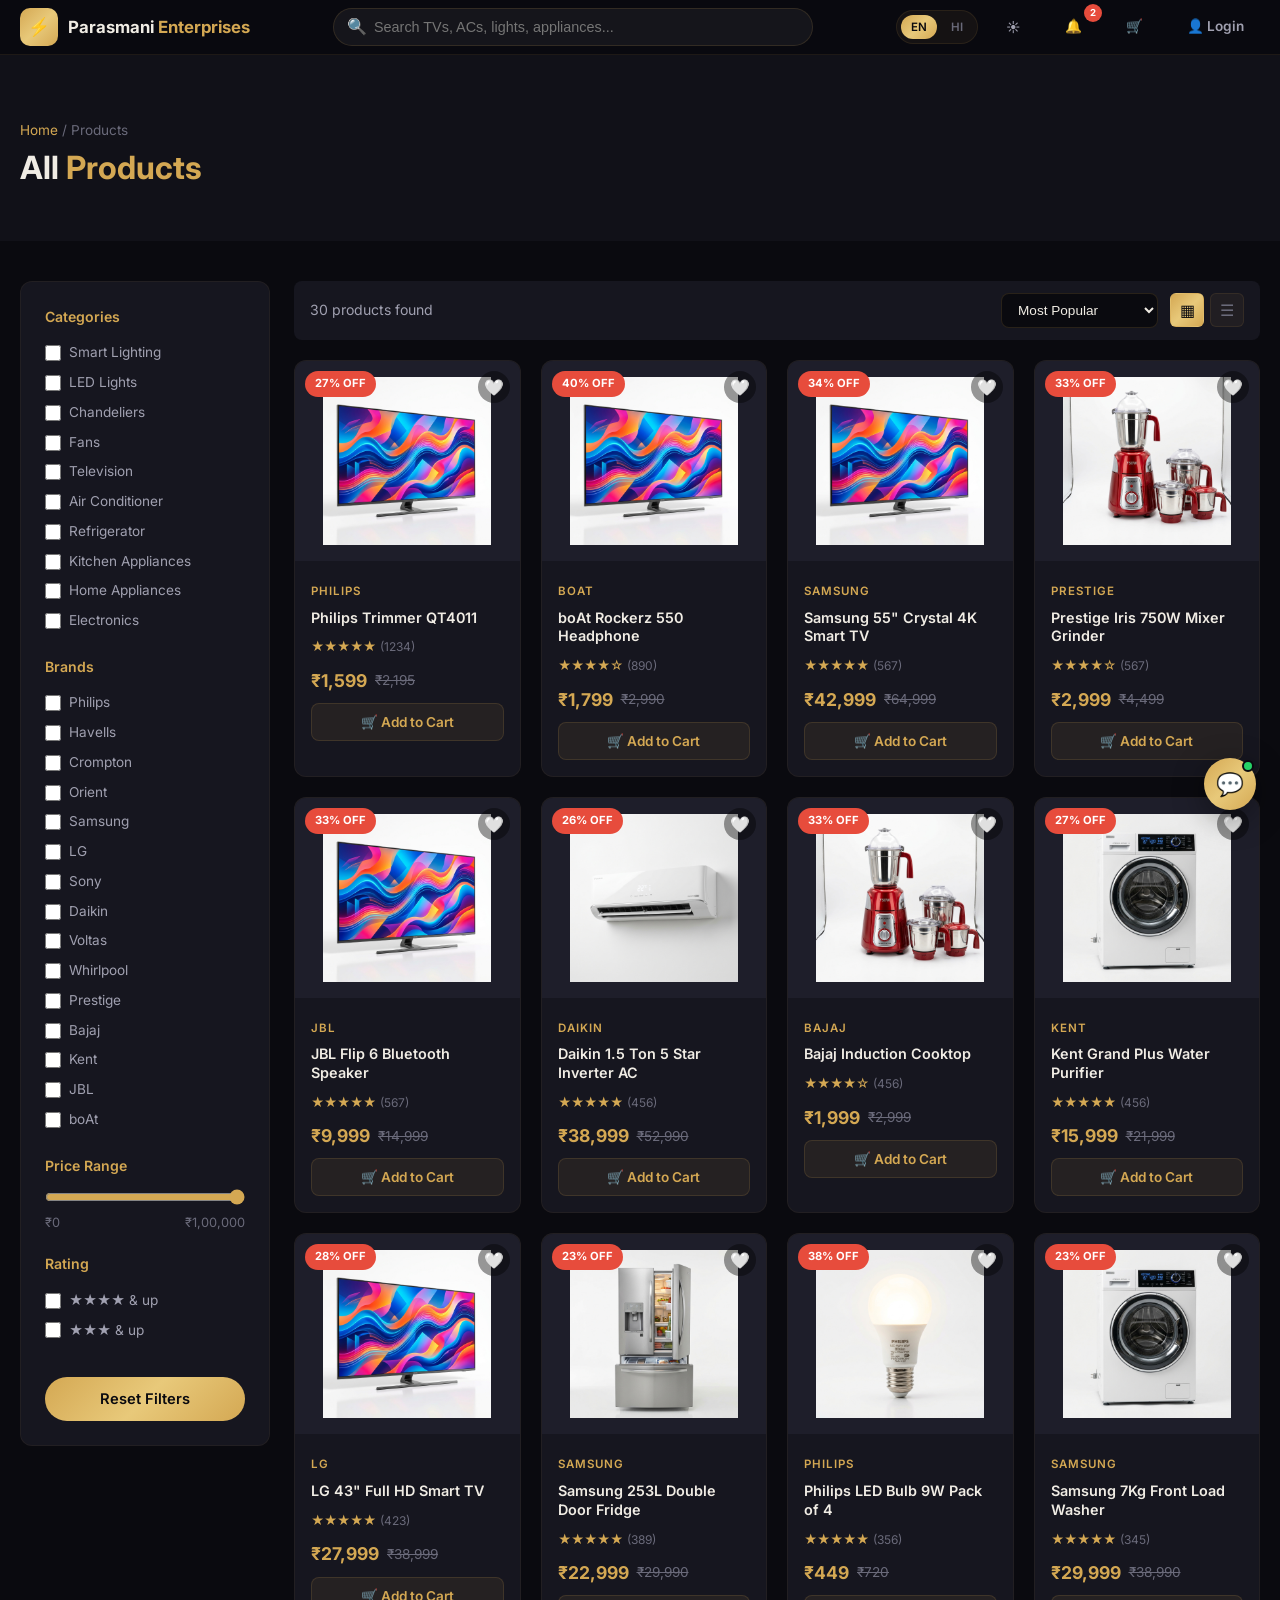
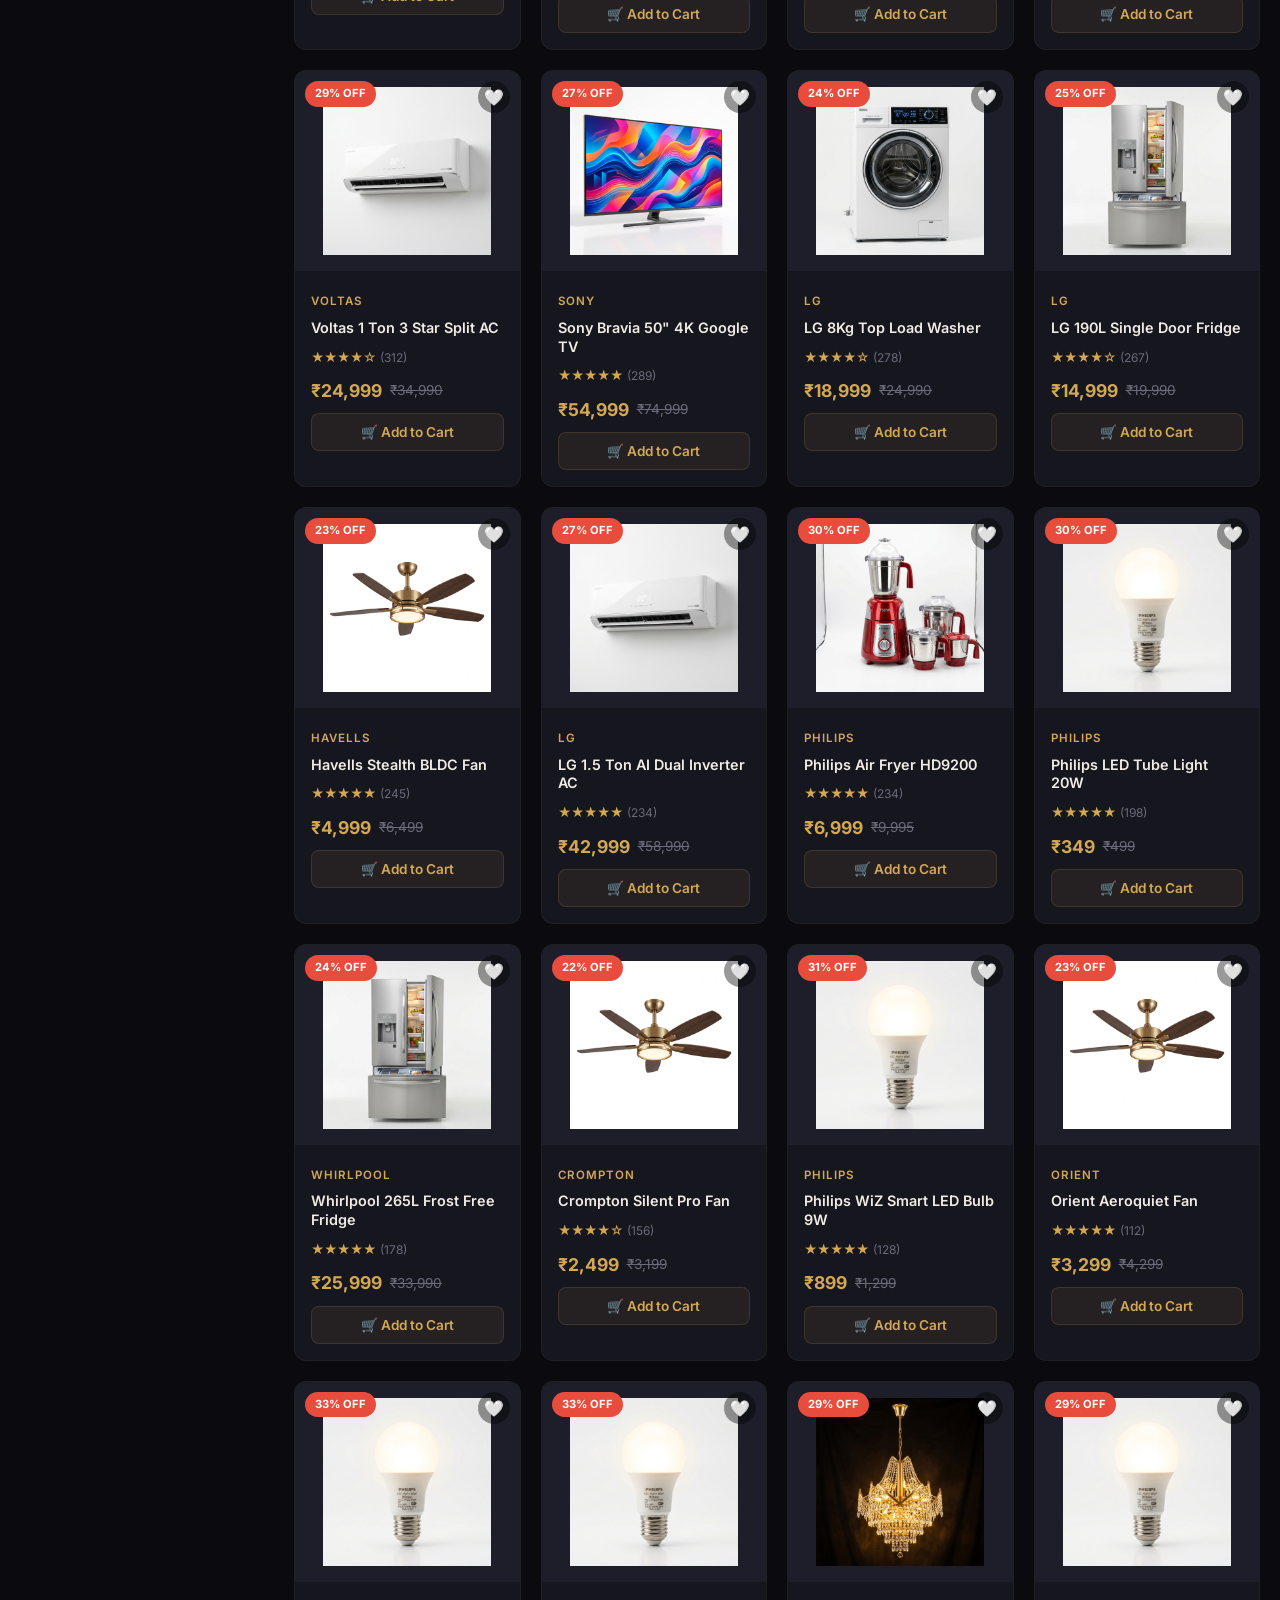
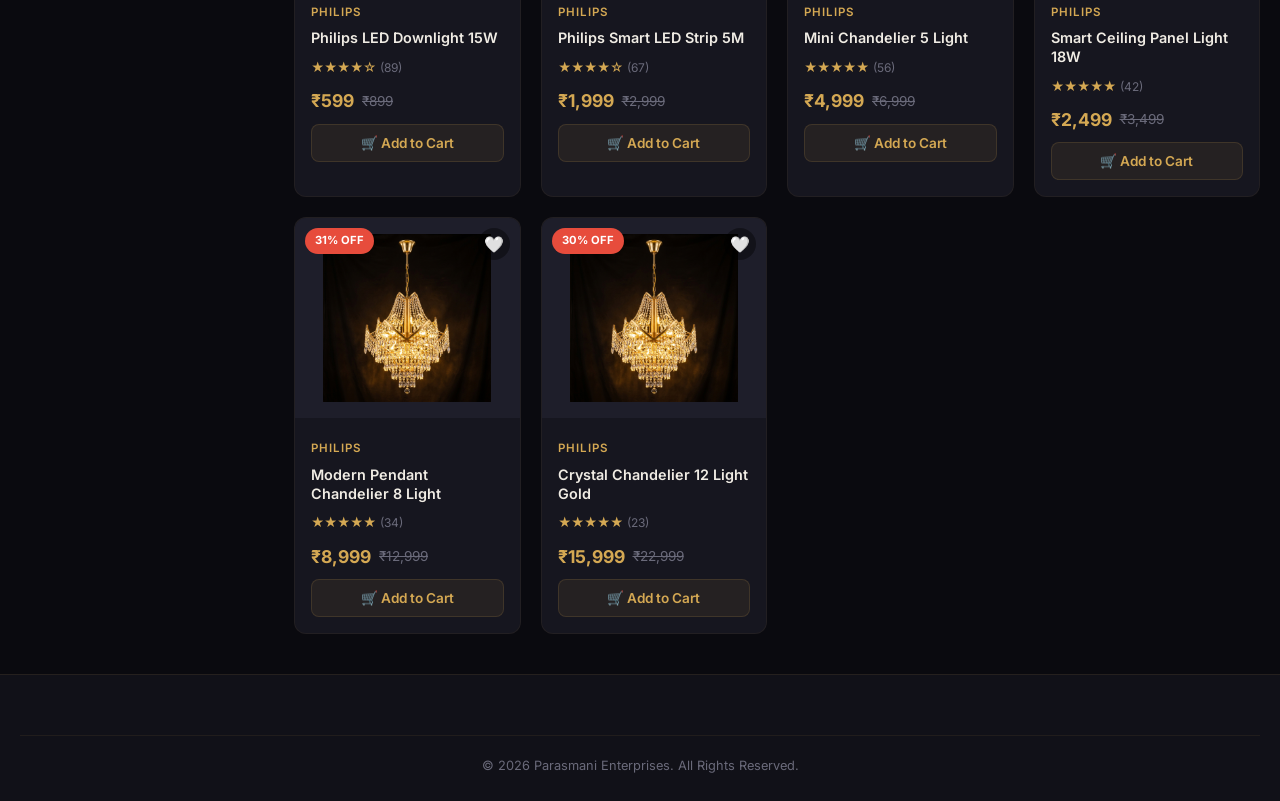
<file: products.html>
<!DOCTYPE html>
<html lang="en">
<head>
  <meta charset="UTF-8"><meta name="viewport" content="width=device-width, initial-scale=1.0">
  <title>Products — Parasmani Enterprises</title>
  <link rel="stylesheet" href="css/style.css">
</head>
<body>
  <nav class="navbar scrolled" id="navbar"><div class="container nav-inner">
    <a href="index.html" class="nav-logo"><div class="logo-icon">⚡</div><div>Parasmani <span>Enterprises</span></div></a>
    <div class="search-wrapper"><span class="search-icon">🔍</span><input type="text" id="smartSearch" placeholder="Search products..."><div id="searchSuggestions"></div></div>
    <div class="nav-actions">
      <!-- Language Toggle -->
      <div class="lang-toggle">
        <button data-lang="en">EN</button>
        <button data-lang="hi">HI</button>
      </div>
      <button id="darkModeToggle" class="nav-btn">☀️</button>
      <!-- Notifications -->
      <div class="notif-btn nav-btn">
        🔔<span class="notif-badge">0</span>
        <div class="notif-panel"></div>
      </div>
      <a href="cart.html" class="nav-btn">🛒<span class="cart-count">0</span></a>
      <a href="login.html" class="nav-btn" id="navAuthBtn">👤 Login</a>
      <button class="hamburger" id="hamburger"><span></span><span></span><span></span></button>
    </div>
  </div></nav>
  <div class="mobile-overlay" id="mobileOverlay"></div>
  <div class="mobile-menu" id="mobileMenu"><a href="index.html">🏠 Home</a><a href="products.html">📦 Products</a><a href="cart.html">🛒 Cart</a><a href="login.html">👤 Login</a></div>

  <div class="page-header"><div class="container"><div class="breadcrumb"><a href="index.html">Home</a> / Products</div><h1>All <span>Products</span></h1></div></div>

  <div class="container">
    <div class="catalog-layout">
      <!-- FILTER SIDEBAR -->
      <aside class="filter-sidebar">
        <div class="filter-group"><h4>Categories</h4><div id="catFilters"></div></div>
        <div class="filter-group"><h4>Brands</h4><div id="brandFilters"></div></div>
        <div class="filter-group"><h4>Price Range</h4>
          <input type="range" id="priceRange" min="0" max="100000" value="100000">
          <div style="display:flex;justify-content:space-between;font-size:.8rem;color:var(--text3)"><span>₹0</span><span id="priceLabel">₹1,00,000</span></div>
        </div>
        <div class="filter-group"><h4>Rating</h4>
          <label><input type="checkbox" class="rating-filter" value="4"> ★★★★ & up</label>
          <label><input type="checkbox" class="rating-filter" value="3"> ★★★ & up</label>
        </div>
        <button class="btn btn-primary" style="width:100%;justify-content:center;margin-top:12px" onclick="resetFilters()">Reset Filters</button>
      </aside>
      <!-- PRODUCTS -->
      <div>
        <div class="sort-bar">
          <span id="resultCount" style="font-size:.88rem;color:var(--text2)"></span>
          <div style="display:flex;gap:12px;align-items:center">
            <select id="sortSelect"><option value="popular">Most Popular</option><option value="price-low">Price: Low to High</option><option value="price-high">Price: High to Low</option><option value="rating">Top Rated</option><option value="newest">Newest</option><option value="discount">Best Discount</option></select>
            <div class="view-toggle"><button class="active" onclick="setView('grid',this)">▦</button><button onclick="setView('list',this)">☰</button></div>
          </div>
        </div>
        <div class="products-grid" id="productsGrid"></div>
      </div>
    </div>
  </div>

  <!-- COMPARE BAR -->
  <div class="compare-bar" id="compareBar">
    <div class="compare-items" id="compareItems"></div>
    <button class="btn btn-primary" onclick="showCompare()">Compare (<span id="compareCount">0</span>)</button>
  </div>

  <!-- COMPARE MODAL -->
  <div id="compareModal" style="display:none;position:fixed;inset:0;background:rgba(0,0,0,.8);z-index:2000;padding:40px;overflow-y:auto">
    <div style="max-width:1000px;margin:0 auto;background:var(--bg2);border-radius:16px;padding:32px;border:1px solid rgba(212,168,83,.15)">
      <div style="display:flex;justify-content:space-between;margin-bottom:20px"><h3>📊 Product Comparison</h3><button onclick="document.getElementById('compareModal').style.display='none'" style="background:none;color:var(--text);font-size:1.2rem">✕</button></div>
      <div id="compareContent"></div>
    </div>
  </div>

  <footer class="footer"><div class="container"><div class="footer-bottom"><p>© 2026 Parasmani Enterprises. All Rights Reserved.</p></div></div></footer>
  
  <!-- LIVE CHAT WIDGET -->
  <div class="chat-widget">
    <button class="chat-toggle">💬<span class="chat-dot"></span></button>
    <div class="chat-box">
      <div class="chat-box-header">Parasmani Support <button onclick="document.querySelector('.chat-box').classList.remove('show')">✕</button></div>
      <div class="chat-messages"></div>
      <div class="chat-input">
        <input type="text" placeholder="Type a message...">
        <button class="chat-send">Send</button>
      </div>
    </div>
  </div>

  <script src="js/app.js"></script>
  <script>
    let currentView = 'grid', compareList = [];
    document.addEventListener('DOMContentLoaded', () => {
      const hb=document.getElementById('hamburger'),mm=document.getElementById('mobileMenu'),mo=document.getElementById('mobileOverlay');
      const toggle=()=>{mm.classList.toggle('active');mo.classList.toggle('active')};
      hb?.addEventListener('click',toggle);mo?.addEventListener('click',toggle);
      // URL params
      const params = new URLSearchParams(location.search);
      const catParam = params.get('cat');
      // Build filters
      const products = DB.get('products',[]);
      const cats = [...new Set(products.map(p=>p.cat))];
      const brands = [...new Set(products.map(p=>p.brand))];
      document.getElementById('catFilters').innerHTML = CATEGORIES.map(c=>`<label><input type="checkbox" class="cat-filter" value="${c.id}" ${catParam===c.id?'checked':''}> ${c.name}</label>`).join('');
      document.getElementById('brandFilters').innerHTML = brands.map(b=>`<label><input type="checkbox" class="brand-filter" value="${b}"> ${b}</label>`).join('');
      // Events
      document.querySelectorAll('.cat-filter,.brand-filter,.rating-filter').forEach(cb=>cb.addEventListener('change',renderProducts));
      document.getElementById('priceRange').addEventListener('input',e=>{document.getElementById('priceLabel').textContent=formatPrice(e.target.value);renderProducts()});
      document.getElementById('sortSelect').addEventListener('change',renderProducts);
      renderProducts();
    });
    function renderProducts(){
      const products=DB.get('products',[]);
      const selCats=[...document.querySelectorAll('.cat-filter:checked')].map(c=>c.value);
      const selBrands=[...document.querySelectorAll('.brand-filter:checked')].map(c=>c.value);
      const maxPrice=+document.getElementById('priceRange').value;
      const minRating=[...document.querySelectorAll('.rating-filter:checked')].map(c=>+c.value);
      const sort=document.getElementById('sortSelect').value;
      let filtered=products.filter(p=>{
        if(selCats.length&&!selCats.includes(p.cat))return false;
        if(selBrands.length&&!selBrands.includes(p.brand))return false;
        if(p.price>maxPrice)return false;
        if(minRating.length&&p.rating<Math.min(...minRating))return false;
        return true;
      });
      if(sort==='price-low')filtered.sort((a,b)=>a.price-b.price);
      else if(sort==='price-high')filtered.sort((a,b)=>b.price-a.price);
      else if(sort==='rating')filtered.sort((a,b)=>b.rating-a.rating);
      else if(sort==='discount')filtered.sort((a,b)=>getDiscount(b.price,b.mrp)-getDiscount(a.price,a.mrp));
      else filtered.sort((a,b)=>b.reviews-a.reviews);
      document.getElementById('resultCount').textContent=`${filtered.length} products found`;
      const grid=document.getElementById('productsGrid');
      grid.className=currentView==='list'?'products-grid':'products-grid';
      if(currentView==='list')grid.style.gridTemplateColumns='1fr';else grid.style.gridTemplateColumns='';
      grid.innerHTML=filtered.length?filtered.map(p=>renderProductCard(p)).join(''):'<div style="grid-column:span 4;text-align:center;padding:60px;color:var(--text3)"><p style="font-size:2rem;margin-bottom:12px">😕</p><p>No products match your filters</p></div>';
    }
    function setView(v,btn){currentView=v;document.querySelectorAll('.view-toggle button').forEach(b=>b.classList.remove('active'));btn.classList.add('active');renderProducts()}
    function resetFilters(){document.querySelectorAll('.cat-filter,.brand-filter,.rating-filter').forEach(c=>c.checked=false);document.getElementById('priceRange').value=100000;document.getElementById('priceLabel').textContent='₹1,00,000';document.getElementById('sortSelect').value='popular';renderProducts()}
    function showCompare(){
      if(compareList.length<2){toast('Select at least 2 products to compare','error');return}
      const products=DB.get('products',[]);const items=compareList.map(id=>products.find(p=>p.id===id)).filter(Boolean);
      const allSpecs=[...new Set(items.flatMap(p=>Object.keys(p.specs||{})))];
      let html='<table style="width:100%;border-collapse:collapse"><thead><tr><th style="padding:12px;text-align:left;color:var(--text3)">Feature</th>';
      items.forEach(p=>html+=`<th style="padding:12px;text-align:center"><img src="${p.img}" style="width:80px;height:80px;object-fit:contain;margin:0 auto 8px"><br><strong>${p.name}</strong></th>`);
      html+='</tr></thead><tbody>';
      html+=`<tr><td style="padding:10px;color:var(--text3)">Price</td>${items.map(p=>`<td style="padding:10px;text-align:center;color:var(--gold);font-weight:700">${formatPrice(p.price)}</td>`).join('')}</tr>`;
      html+=`<tr><td style="padding:10px;color:var(--text3)">Rating</td>${items.map(p=>`<td style="padding:10px;text-align:center">${getStars(p.rating)} (${p.rating})</td>`).join('')}</tr>`;
      allSpecs.forEach(s=>{html+=`<tr><td style="padding:10px;color:var(--text3)">${s}</td>${items.map(p=>`<td style="padding:10px;text-align:center">${p.specs?.[s]||'-'}</td>`).join('')}</tr>`});
      html+='</tbody></table>';
      document.getElementById('compareContent').innerHTML=html;
      document.getElementById('compareModal').style.display='block';
    }
  </script>
</body>
</html>
</file>
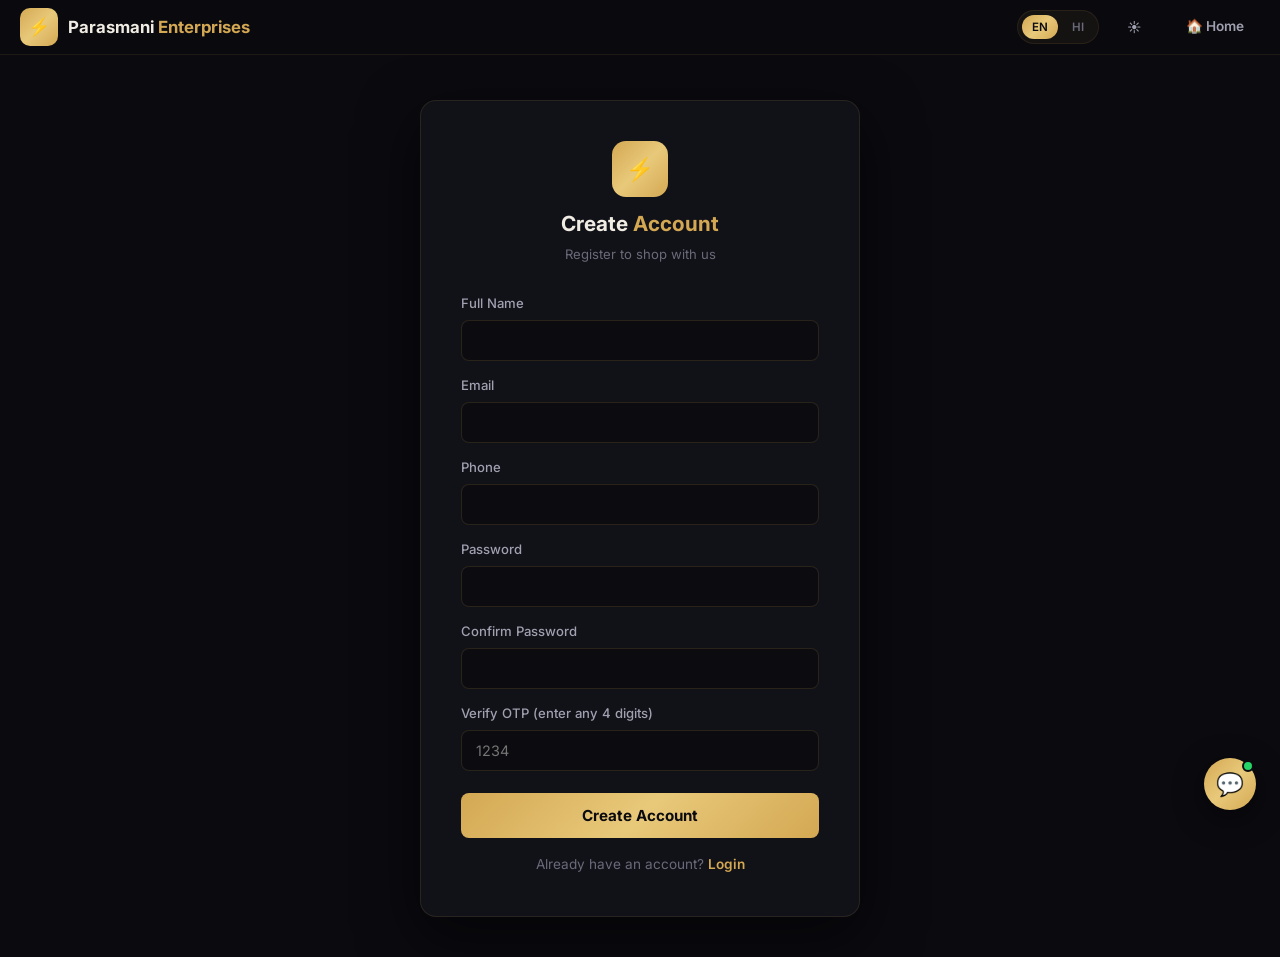
<file: register.html>
<!DOCTYPE html>
<html lang="en">
<head>
  <meta charset="UTF-8"><meta name="viewport" content="width=device-width, initial-scale=1.0">
  <title>Register — Parasmani Enterprises</title>
  <link rel="stylesheet" href="css/style.css">
</head>
<body>
  <nav class="navbar scrolled"><div class="container nav-inner">
    <a href="index.html" class="nav-logo"><div class="logo-icon">⚡</div><div>Parasmani <span>Enterprises</span></div></a>
    <div class="nav-actions">
      <!-- Language Toggle -->
      <div class="lang-toggle">
        <button data-lang="en">EN</button>
        <button data-lang="hi">HI</button>
      </div>
      <button id="darkModeToggle" class="nav-btn">☀️</button>
      <a href="index.html" class="nav-btn">🏠 Home</a>
    </div>
  </div></nav>
  <div class="auth-page">
    <div class="auth-card">
      <div class="logo"><div class="logo-icon">⚡</div><h2>Create <span>Account</span></h2><p>Register to shop with us</p></div>
      <form id="registerForm">
        <div class="form-group"><label>Full Name</label><input type="text" id="regName" required></div>
        <div class="form-group"><label>Email</label><input type="email" id="regEmail" required></div>
        <div class="form-group"><label>Phone</label><input type="tel" id="regPhone" required></div>
        <div class="form-group"><label>Password</label><input type="password" id="regPass" required minlength="4"></div>
        <div class="form-group"><label>Confirm Password</label><input type="password" id="regConfirm" required></div>
        <!-- OTP Simulation -->
        <div class="form-group"><label>Verify OTP (enter any 4 digits)</label><input type="text" id="regOtp" maxlength="4" placeholder="1234" required></div>
        <div id="regError" style="color:var(--red);font-size:.85rem;display:none;text-align:center;margin-bottom:8px"></div>
        <button type="submit" class="btn-submit">Create Account</button>
      </form>
      <div class="toggle">Already have an account? <a id="loginLink" href="login.html">Login</a></div>
    </div>
  </div>

  <!-- LIVE CHAT WIDGET -->
  <div class="chat-widget">
    <button class="chat-toggle">💬<span class="chat-dot"></span></button>
    <div class="chat-box">
      <div class="chat-box-header">Parasmani Support <button onclick="document.querySelector('.chat-box').classList.remove('show')">✕</button></div>
      <div class="chat-messages"></div>
      <div class="chat-input">
        <input type="text" placeholder="Type a message...">
        <button class="chat-send">Send</button>
      </div>
    </div>
  </div>

  <script src="js/app.js"></script>
  <script>
    const redirectParam = new URLSearchParams(location.search).get('redirect');
    if (redirectParam) {
      const ll = document.getElementById('loginLink');
      if (ll) ll.href = 'login.html?redirect=' + redirectParam;
    }
    document.getElementById('registerForm').addEventListener('submit', e => {
      e.preventDefault();
      const name = document.getElementById('regName').value;
      const email = document.getElementById('regEmail').value;
      const phone = document.getElementById('regPhone').value;
      const pass = document.getElementById('regPass').value;
      const confirm = document.getElementById('regConfirm').value;
      const otp = document.getElementById('regOtp').value;
      const errEl = document.getElementById('regError');
      errEl.style.display = 'none';
      if (pass !== confirm) { errEl.textContent = 'Passwords do not match'; errEl.style.display = 'block'; return; }
      if (otp.length !== 4) { errEl.textContent = 'Enter 4-digit OTP'; errEl.style.display = 'block'; return; }
      const users = DB.get('users', []);
      if (users.find(u => u.email === email)) { errEl.textContent = 'Email already registered'; errEl.style.display = 'block'; return; }
      const user = { id: generateId(), name, email, phone, username: email, password: pass, created: new Date().toISOString(), totalOrders: 0, totalSpent: 0, address: '', city: '', pincode: '' };
      users.push(user); DB.set('users', users);
      DB.set('current_user', { role: 'customer', username: email, name, email, phone });
      logActivity(name + ' registered');
      toast('Account created!');
      const dest = redirectParam === 'checkout' ? 'checkout.html' : 'index.html';
      setTimeout(() => location.href = dest, 1000);
    });
  </script>
</body>
</html>
</file>
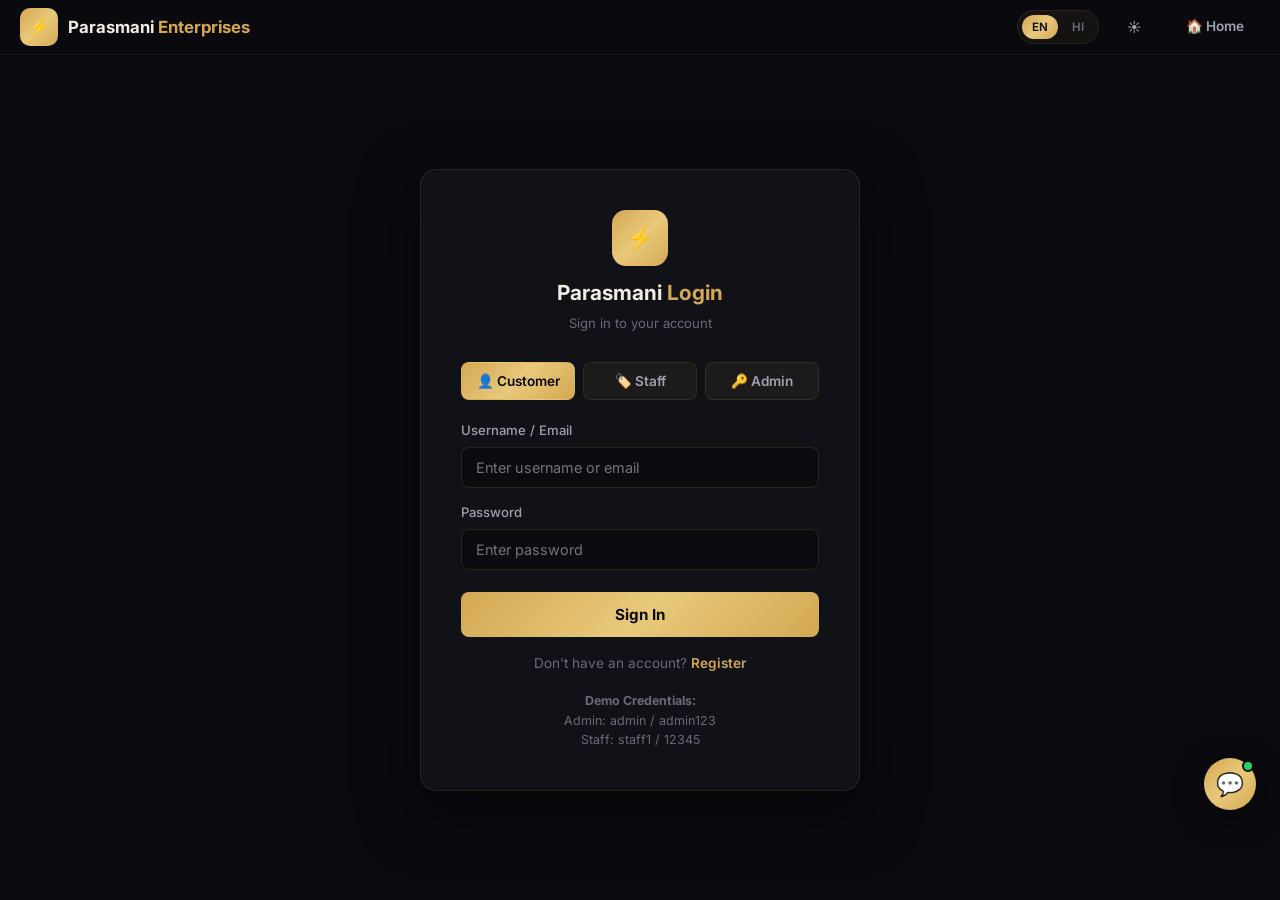
<file: staff-dashboard.html>
<!DOCTYPE html>
<html lang="en">
<head>
  <meta charset="UTF-8"><meta name="viewport" content="width=device-width, initial-scale=1.0">
  <title>Staff Dashboard — Parasmani Enterprises</title>
  <link rel="stylesheet" href="css/style.css">
  <style>
    .staff-layout{max-width:900px;margin:0 auto;padding:100px 20px 40px}
    .staff-header{display:flex;align-items:center;justify-content:space-between;margin-bottom:24px;flex-wrap:wrap;gap:12px}
    .staff-header h1{font-size:1.4rem;font-weight:700}.staff-header h1 span{color:var(--gold)}
    .staff-card{background:var(--bg3);border:1px solid rgba(212,168,83,.06);border-radius:12px;padding:24px;margin-bottom:20px}
    .staff-card h3{font-size:1rem;margin-bottom:14px;color:var(--gold)}
    .staff-stats{display:grid;grid-template-columns:repeat(3,1fr);gap:14px;margin-bottom:24px}
    .ss{background:var(--bg3);border:1px solid rgba(212,168,83,.06);border-radius:12px;padding:20px;text-align:center}
    .ss .sv{font-size:1.6rem;font-weight:700;color:var(--gold)}.ss .sl{font-size:.82rem;color:var(--text3);margin-top:4px}
    table{width:100%;border-collapse:collapse}thead th{padding:10px 12px;text-align:left;font-size:.75rem;text-transform:uppercase;letter-spacing:1px;color:var(--text3);border-bottom:1px solid rgba(212,168,83,.06);font-weight:600}
    tbody td{padding:10px 12px;font-size:.85rem;color:var(--text2);border-bottom:1px solid rgba(255,255,255,.02)}
    .badge{display:inline-block;padding:3px 10px;border-radius:20px;font-size:.72rem;font-weight:600}
    .badge-green{background:rgba(37,211,102,.15);color:#25d366}.badge-gold{background:rgba(212,168,83,.15);color:var(--gold)}.badge-blue{background:rgba(59,130,246,.15);color:#3b82f6}
    .leave-form{display:grid;grid-template-columns:1fr 1fr;gap:12px}.leave-form input,.leave-form textarea,.leave-form select{width:100%;padding:10px;border-radius:8px;border:1px solid rgba(212,168,83,.15);background:var(--bg);color:var(--text);font-family:var(--font);outline:none}
    @media(max-width:600px){.staff-stats{grid-template-columns:1fr}.leave-form{grid-template-columns:1fr}}
  </style>
</head>
<body>
  <nav class="navbar scrolled"><div class="container nav-inner">
    <a href="index.html" class="nav-logo"><div class="logo-icon">⚡</div><div>Parasmani <span>Enterprises</span></div></a>
    <div class="nav-actions"><button id="darkModeToggle" class="nav-btn">☀️</button><a href="#" class="nav-btn" onclick="logout()">🚪 Logout</a></div>
  </div></nav>

  <div class="staff-layout">
    <div class="staff-header">
      <h1>👋 Welcome, <span id="staffName"></span></h1>
      <span class="badge badge-blue" id="staffEmpId"></span>
    </div>

    <!-- RFID Scan -->
    <div class="staff-card">
      <h3>🪪 Mark Attendance</h3>
      <div style="display:flex;gap:12px;align-items:center;flex-wrap:wrap">
        <input type="text" id="rfidInput" placeholder="Enter your RFID Card ID" style="flex:1;padding:12px;border-radius:8px;border:1px solid rgba(212,168,83,.15);background:var(--bg);color:var(--text);font-size:1rem;outline:none;min-width:200px">
        <button class="btn btn-primary" onclick="markAttendance()">📡 Scan</button>
      </div>
      <div id="scanResult" style="margin-top:12px;font-size:.9rem"></div>
    </div>

    <!-- Stats -->
    <div class="staff-stats">
      <div class="ss"><div class="sv" id="totalDays">0</div><div class="sl">Days Worked</div></div>
      <div class="ss"><div class="sv" id="totalHours">0</div><div class="sl">Total Hours</div></div>
      <div class="ss"><div class="sv" id="netSalary">₹0</div><div class="sl">Net Salary</div></div>
    </div>

    <!-- Attendance History -->
    <div class="staff-card">
      <h3>📋 My Attendance</h3>
      <table><thead><tr><th>Date</th><th>Check In</th><th>Check Out</th><th>Hours</th><th>Status</th></tr></thead>
      <tbody id="myAttendance"></tbody></table>
    </div>

    <!-- Salary Breakdown -->
    <div class="staff-card">
      <h3>💰 Salary Summary</h3>
      <div id="salaryBreakdown"></div>
    </div>

    <!-- Leave Application -->
    <div class="staff-card">
      <h3>📝 Apply for Leave</h3>
      <div class="leave-form">
        <input type="date" id="leaveFrom" placeholder="From Date">
        <input type="date" id="leaveTo" placeholder="To Date">
        <select id="leaveType"><option>Casual Leave</option><option>Sick Leave</option><option>Personal Leave</option></select>
        <textarea id="leaveReason" placeholder="Reason..." rows="2" style="grid-column:span 1"></textarea>
      </div>
      <button class="btn btn-primary" style="margin-top:12px" onclick="applyLeave()">Submit Leave Request</button>
      <div id="leaveHistory" style="margin-top:16px"></div>
    </div>

    <!-- Profile -->
    <div class="staff-card">
      <h3>👤 My Profile</h3>
      <div id="profileInfo"></div>
    </div>
  </div>

  <div class="toast" id="globalToast"></div>
  <script src="js/app.js"></script>
  <script>
    let staffData = null;
    document.addEventListener('DOMContentLoaded', () => {
      const u = getCurrentUser();
      if (!u || u.role !== 'staff') { location.href = 'login.html'; return; }
      const staff = DB.get('staff', []);
      staffData = staff.find(s => s.id === u.id || s.username === u.username);
      if (!staffData) { location.href = 'login.html'; return; }
      document.getElementById('staffName').textContent = staffData.name;
      document.getElementById('staffEmpId').textContent = staffData.empId;
      document.getElementById('rfidInput').value = staffData.rfidId || '';
      loadData();
    });
    function loadData() {
      const att = DB.get('attendance', []).filter(a => a.empId === staffData.empId);
      const worked = att.filter(a => a.hours > 0);
      const days = worked.length;
      const hours = worked.reduce((t, a) => t + a.hours, 0);
      const ot = worked.reduce((t, a) => t + Math.max(0, a.hours - staffData.hoursPerDay), 0);
      let net = 0;
      if (staffData.salaryType === 'monthly') net = Math.round(staffData.salary / 26 * days);
      else if (staffData.salaryType === 'daily') net = staffData.salary * days;
      else net = Math.round(staffData.salary * hours);
      const otRate = staffData.salaryType === 'hourly' ? staffData.salary : Math.round(staffData.salary / 26 / staffData.hoursPerDay);
      const otPay = Math.round(ot * otRate);
      net += otPay;
      document.getElementById('totalDays').textContent = days;
      document.getElementById('totalHours').textContent = hours.toFixed(1);
      document.getElementById('netSalary').textContent = formatPrice(net);
      // Attendance table
      document.getElementById('myAttendance').innerHTML = att.reverse().map(a => `<tr><td>${a.date}</td><td>${a.checkIn || '-'}</td><td>${a.checkOut || '—'}</td><td>${a.hours ? a.hours + ' hrs' : '—'}</td><td><span class="badge badge-${a.checkOut ? 'green' : 'gold'}">${a.checkOut ? 'Complete' : 'Active'}</span></td></tr>`).join('') || '<tr><td colspan="5" style="text-align:center;padding:20px;color:var(--text3)">No attendance records</td></tr>';
      // Salary breakdown
      document.getElementById('salaryBreakdown').innerHTML = `
        <div style="display:grid;grid-template-columns:1fr 1fr;gap:8px;font-size:.88rem">
          <div style="padding:10px;background:rgba(212,168,83,.04);border-radius:8px"><span style="color:var(--text3)">Salary Type:</span><br><strong>${staffData.salaryType}</strong></div>
          <div style="padding:10px;background:rgba(212,168,83,.04);border-radius:8px"><span style="color:var(--text3)">Base Rate:</span><br><strong>${formatPrice(staffData.salary)}/${staffData.salaryType === 'monthly' ? 'month' : staffData.salaryType === 'daily' ? 'day' : 'hour'}</strong></div>
          <div style="padding:10px;background:rgba(212,168,83,.04);border-radius:8px"><span style="color:var(--text3)">Days Worked:</span><br><strong>${days}</strong></div>
          <div style="padding:10px;background:rgba(212,168,83,.04);border-radius:8px"><span style="color:var(--text3)">Overtime:</span><br><strong>${ot.toFixed(1)} hrs (+${formatPrice(otPay)})</strong></div>
        </div>
        <div style="margin-top:12px;padding:14px;background:rgba(212,168,83,.1);border:1px solid rgba(212,168,83,.2);border-radius:8px;text-align:center;font-size:1.2rem;font-weight:700;color:var(--gold)">Net Salary: ${formatPrice(net)}</div>`;
      // Profile
      document.getElementById('profileInfo').innerHTML = `
        <div style="display:grid;grid-template-columns:1fr 1fr;gap:8px;font-size:.88rem">
          <div style="padding:10px;background:rgba(212,168,83,.04);border-radius:8px"><span style="color:var(--text3)">Name:</span><br><strong>${staffData.name}</strong></div>
          <div style="padding:10px;background:rgba(212,168,83,.04);border-radius:8px"><span style="color:var(--text3)">Employee ID:</span><br><strong>${staffData.empId}</strong></div>
          <div style="padding:10px;background:rgba(212,168,83,.04);border-radius:8px"><span style="color:var(--text3)">Role:</span><br><strong>${staffData.role}</strong></div>
          <div style="padding:10px;background:rgba(212,168,83,.04);border-radius:8px"><span style="color:var(--text3)">Shift:</span><br><strong style="text-transform:capitalize">${staffData.shift||'Morning'}</strong></div>
          <div style="padding:10px;background:rgba(212,168,83,.04);border-radius:8px"><span style="color:var(--text3)">Phone:</span><br><strong>${staffData.phone}</strong></div>
          <div style="padding:10px;background:rgba(212,168,83,.04);border-radius:8px"><span style="color:var(--text3)">Performance:</span><br><strong style="color:var(--green)">${getStars(staffData.performance||4)}</strong></div>
        </div>`;
      // Leave history
      const leaves = DB.get('leave_requests', []).filter(l=>l.empId===staffData.empId);
      document.getElementById('leaveHistory').innerHTML = leaves.length ? '<h4 style="margin-bottom:8px;font-size:.88rem;color:var(--text3)">Leave History</h4>' + leaves.reverse().map(l => `<div style="padding:8px 12px;background:rgba(212,168,83,.04);border-radius:6px;margin-bottom:6px;font-size:.85rem;display:flex;justify-content:space-between;align-items:center;"><div><strong>${l.type}</strong><br><span style="color:var(--text3)">${l.dates}</span></div> <span class="badge badge-${l.status==='approved'?'green':l.status==='rejected'?'red':'gold'}">${l.status}</span></div>`).join('') : '';
    }
    function markAttendance() {
      const rfid = document.getElementById('rfidInput').value.trim();
      if (!rfid) return toast('Enter RFID', 'error');
      if (rfid !== staffData.rfidId) { document.getElementById('scanResult').innerHTML = '<span style="color:var(--red)">❌ RFID does not match your card</span>'; return; }
      const today = new Date().toISOString().split('T')[0];
      let att = DB.get('attendance', []);
      let rec = att.find(a => a.rfid === rfid && a.date === today);
      if (!rec) { rec = { id: generateId(), empId: staffData.empId, name: staffData.name, rfid, date: today, checkIn: new Date().toLocaleTimeString(), checkOut: null, hours: 0 }; att.push(rec); document.getElementById('scanResult').innerHTML = `<span style="color:var(--green)">✓ Checked IN at ${rec.checkIn}</span>`; }
      else if (!rec.checkOut) { rec.checkOut = new Date().toLocaleTimeString(); const cin = new Date('2000-01-01 ' + rec.checkIn), cout = new Date('2000-01-01 ' + rec.checkOut); rec.hours = Math.round((cout - cin) / 3600000 * 10) / 10; document.getElementById('scanResult').innerHTML = `<span style="color:var(--gold)">✓ Checked OUT. Hours: ${rec.hours}</span>`; }
      else { document.getElementById('scanResult').innerHTML = '<span style="color:var(--text3)">Already checked in & out today</span>'; }
      DB.set('attendance', att);
      loadData();
    }
    function applyLeave() {
      const from = document.getElementById('leaveFrom').value;
      const to = document.getElementById('leaveTo').value;
      const type = document.getElementById('leaveType').value;
      const reason = document.getElementById('leaveReason').value;
      if (!from || !to) return toast('Select dates', 'error');
      const lvs = DB.get('leave_requests', []);
      lvs.push({ id:generateId(), empId: staffData.empId, staffName: staffData.name, type, dates: from+' to '+to, reason, status: 'pending', date: new Date().toISOString() });
      DB.set('leave_requests', lvs);
      toast('Leave requested');
      document.getElementById('leaveFrom').value='';
      document.getElementById('leaveTo').value='';
      document.getElementById('leaveReason').value='';
      loadData();
    }
  </script>
</body>
</html>
</file>
<file: css/style.css>
/* ===== PARASMANI ENTERPRISES — MAIN STYLESHEET v2 ===== */
@import url('https://fonts.googleapis.com/css2?family=Inter:wght@400;500;600;700;800&display=swap');
:root{
  --bg:#0a0a0f;--bg2:#111118;--bg3:#16161f;--bg4:#1e1e2a;
  --gold:#d4a853;--gold-l:#e8c97a;--gold-d:#b8922e;
  --text:#f0ece4;--text2:#a0a0b0;--text3:#6a6a7a;--white:#fff;
  --green:#25d366;--red:#e74c3c;--blue:#3b82f6;
  --g-gold:linear-gradient(135deg,#d4a853,#e8c97a,#d4a853);
  --shadow:0 8px 32px rgba(0,0,0,.4);--r:12px;--r2:8px;--r3:50px;
  --tr:.3s cubic-bezier(.4,0,.2,1);--font:'Inter',sans-serif;
}
.light-mode{--bg:#f5f5f0;--bg2:#fff;--bg3:#f0ede6;--bg4:#e8e5dd;--text:#1a1a1a;--text2:#555;--text3:#888;--shadow:0 4px 20px rgba(0,0,0,.08)}
*,*::before,*::after{box-sizing:border-box;margin:0;padding:0}
html{scroll-behavior:smooth;scroll-padding-top:80px}
body{font-family:var(--font);background:var(--bg);color:var(--text);line-height:1.6;overflow-x:hidden;transition:background .3s,color .3s}
a{text-decoration:none;color:inherit}img{max-width:100%;display:block}button{cursor:pointer;border:none;font-family:var(--font)}
.container{max-width:1280px;margin:0 auto;padding:0 20px}

/* ===== TOAST ===== */
.toast{position:fixed;bottom:24px;right:24px;padding:14px 24px;border-radius:var(--r2);font-weight:600;font-size:.9rem;z-index:9999;transform:translateY(100px);opacity:0;transition:.4s ease;color:#fff}
.toast.show{transform:translateY(0);opacity:1}.toast-success{background:var(--green)}.toast-error{background:var(--red)}.toast-info{background:var(--blue)}

/* ===== NAVBAR ===== */
.navbar{position:fixed;top:0;left:0;width:100%;z-index:1000;padding:12px 0;transition:var(--tr);background:transparent}
.navbar.scrolled{background:rgba(10,10,15,.95);backdrop-filter:blur(20px);border-bottom:1px solid rgba(212,168,83,.1);padding:8px 0}
.light-mode .navbar.scrolled{background:rgba(255,255,255,.95);border-bottom:1px solid #e0ddd5}
.nav-inner{display:flex;align-items:center;justify-content:space-between;gap:16px}
.nav-logo{display:flex;align-items:center;gap:10px;font-weight:700;font-size:1.05rem;flex-shrink:0}
.nav-logo .logo-icon{width:38px;height:38px;border-radius:10px;background:var(--g-gold);display:flex;align-items:center;justify-content:center;font-size:1.1rem}
.nav-logo span{color:var(--gold)}
.search-wrapper{flex:1;max-width:480px;position:relative}
.search-wrapper input{width:100%;padding:10px 16px 10px 40px;border-radius:var(--r3);border:1px solid rgba(212,168,83,.15);background:rgba(255,255,255,.05);color:var(--text);font-size:.9rem;outline:none;transition:var(--tr)}
.light-mode .search-wrapper input{background:#f5f5f0;border-color:#ddd}
.search-wrapper input:focus{border-color:var(--gold);box-shadow:0 0 0 3px rgba(212,168,83,.1)}
.search-wrapper .search-icon{position:absolute;left:14px;top:50%;transform:translateY(-50%);font-size:1rem;color:var(--text3)}
#searchSuggestions{position:absolute;top:100%;left:0;right:0;background:var(--bg2);border:1px solid rgba(212,168,83,.15);border-radius:var(--r);margin-top:4px;display:none;z-index:100;max-height:320px;overflow-y:auto}
.light-mode #searchSuggestions{background:#fff;border-color:#ddd}
.suggestion-item{display:flex;align-items:center;gap:12px;padding:10px 14px;transition:var(--tr)}
.suggestion-item:hover{background:rgba(212,168,83,.08)}.suggestion-item img{width:40px;height:40px;object-fit:cover;border-radius:6px}
.suggestion-item strong{font-size:.85rem;display:block}.suggestion-item span{font-size:.8rem;color:var(--gold)}
.nav-actions{display:flex;align-items:center;gap:12px;flex-shrink:0}
.nav-btn{display:flex;align-items:center;gap:6px;padding:8px 16px;border-radius:var(--r3);font-size:.85rem;font-weight:600;transition:var(--tr);background:transparent;color:var(--text2);position:relative}
.nav-btn:hover{color:var(--gold)}.nav-btn .cart-count{position:absolute;top:-4px;right:-4px;width:18px;height:18px;border-radius:50%;background:var(--red);color:#fff;font-size:.65rem;display:none;align-items:center;justify-content:center;font-weight:700}
.btn-gold{background:var(--g-gold)!important;color:var(--bg)!important}.btn-gold:hover{box-shadow:0 0 20px rgba(212,168,83,.3)}
.hamburger{display:none;flex-direction:column;gap:5px;background:none;padding:4px}
.hamburger span{width:22px;height:2px;background:var(--text);transition:var(--tr);border-radius:2px}

/* ===== NOTIFICATION BELL ===== */
.notif-btn{position:relative}.notif-badge{position:absolute;top:-4px;right:-4px;width:18px;height:18px;border-radius:50%;background:var(--red);color:#fff;font-size:.6rem;display:none;align-items:center;justify-content:center;font-weight:700}
.notif-panel{position:absolute;top:calc(100% + 8px);right:0;width:340px;max-height:400px;overflow-y:auto;background:var(--bg2);border:1px solid rgba(212,168,83,.15);border-radius:var(--r);box-shadow:var(--shadow);display:none;z-index:200}
.light-mode .notif-panel{background:#fff;border-color:#ddd}
.notif-panel.show{display:block}.notif-header{padding:14px 16px;border-bottom:1px solid rgba(212,168,83,.1);font-weight:700;font-size:.9rem;display:flex;justify-content:space-between;align-items:center}
.notif-item{display:flex;gap:10px;padding:12px 16px;border-bottom:1px solid rgba(255,255,255,.03);transition:var(--tr);cursor:pointer}
.notif-item:hover{background:rgba(212,168,83,.05)}.notif-item.unread{background:rgba(212,168,83,.04)}
.notif-icon{width:36px;height:36px;border-radius:50%;display:flex;align-items:center;justify-content:center;font-size:1rem;flex-shrink:0}
.notif-icon.order{background:rgba(59,130,246,.15)}.notif-icon.offer{background:rgba(212,168,83,.15)}.notif-icon.info{background:rgba(37,211,102,.15)}
.notif-text{flex:1}.notif-text p{font-size:.82rem;line-height:1.4}.notif-text .notif-time{font-size:.72rem;color:var(--text3);margin-top:2px}

/* ===== HERO ===== */
.hero{min-height:85vh;display:flex;align-items:center;position:relative;overflow:hidden;padding:100px 0 60px}
.hero-bg{position:absolute;inset:0;z-index:0}.hero-bg img{width:100%;height:100%;object-fit:cover}
.hero-bg::after{content:'';position:absolute;inset:0;background:linear-gradient(135deg,rgba(10,10,15,.92),rgba(10,10,15,.7),rgba(10,10,15,.85))}
.hero .container{position:relative;z-index:2}.hero-content{max-width:650px}
.hero-badge{display:inline-flex;align-items:center;gap:8px;background:rgba(212,168,83,.12);border:1px solid rgba(212,168,83,.25);padding:8px 18px;border-radius:var(--r3);font-size:.82rem;color:var(--gold);margin-bottom:20px;animation:fadeUp .8s ease}
.hero-badge .dot{width:8px;height:8px;border-radius:50%;background:var(--gold);animation:pulse 2s infinite}
.hero h1{font-size:clamp(2.2rem,5.5vw,3.8rem);font-weight:800;line-height:1.1;margin-bottom:18px;animation:fadeUp .8s .1s both}
.hero h1 .hl{background:var(--g-gold);-webkit-background-clip:text;-webkit-text-fill-color:transparent;background-clip:text}
.hero p{font-size:1.1rem;color:var(--text2);margin-bottom:32px;max-width:500px;animation:fadeUp .8s .2s both}
.hero-btns{display:flex;gap:14px;flex-wrap:wrap;animation:fadeUp .8s .3s both}
.btn{display:inline-flex;align-items:center;gap:8px;padding:13px 28px;border-radius:var(--r3);font-weight:600;font-size:.92rem;transition:var(--tr);cursor:pointer}
.btn-primary{background:var(--g-gold);color:var(--bg)}.btn-primary:hover{box-shadow:0 0 25px rgba(212,168,83,.3);transform:translateY(-2px)}
.btn-outline{background:transparent;color:var(--gold);border:2px solid rgba(212,168,83,.4)}.btn-outline:hover{border-color:var(--gold);background:rgba(212,168,83,.1)}
.btn-whatsapp{background:var(--green);color:#fff}.btn-whatsapp:hover{background:#20bd5a;transform:translateY(-2px)}
.hero-stats{display:flex;gap:40px;margin-top:48px;padding-top:32px;border-top:1px solid rgba(212,168,83,.15);animation:fadeUp .8s .4s both}
.hero-stats .stat h3{font-size:1.8rem;color:var(--gold);font-weight:700}.hero-stats .stat p{font-size:.82rem;color:var(--text3)}
@keyframes fadeUp{from{opacity:0;transform:translateY(30px)}to{opacity:1;transform:translateY(0)}}
@keyframes pulse{0%,100%{transform:scale(1)}50%{transform:scale(1.2)}}
@keyframes float{0%,100%{transform:translateY(0)}50%{transform:translateY(-8px)}}

/* ===== OFFERS CAROUSEL ===== */
.offers-carousel{position:relative;overflow:hidden;border-radius:var(--r);margin-bottom:20px}
.carousel-track{display:flex;transition:transform .6s ease}.carousel-slide{min-width:100%;padding:48px 40px;position:relative;overflow:hidden}
.carousel-slide::before{content:'';position:absolute;top:-50%;right:-10%;width:300px;height:300px;border-radius:50%;background:rgba(212,168,83,.08);filter:blur(60px)}
.carousel-s1{background:linear-gradient(135deg,#1a1520,#2a1a30)}.carousel-s2{background:linear-gradient(135deg,#1a2015,#1a3020)}.carousel-s3{background:linear-gradient(135deg,#15182a,#1a2040)}
.carousel-slide h2{font-size:1.5rem;font-weight:700;margin-bottom:8px}.carousel-slide p{color:var(--text2);font-size:.92rem}
.carousel-dots{position:absolute;bottom:12px;left:50%;transform:translateX(-50%);display:flex;gap:8px}
.carousel-dots span{width:10px;height:10px;border-radius:50%;background:rgba(255,255,255,.2);cursor:pointer;transition:var(--tr)}
.carousel-dots span.active{background:var(--gold);width:24px;border-radius:5px}
.carousel-arrows{position:absolute;top:50%;transform:translateY(-50%);display:flex;justify-content:space-between;width:100%;padding:0 12px;pointer-events:none}
.carousel-arrows button{pointer-events:all;width:36px;height:36px;border-radius:50%;background:rgba(0,0,0,.5);border:1px solid rgba(212,168,83,.2);color:var(--gold);font-size:1rem;display:flex;align-items:center;justify-content:center;transition:var(--tr);cursor:pointer}
.carousel-arrows button:hover{background:var(--gold);color:var(--bg)}

/* ===== SECTION TITLES ===== */
.section{padding:80px 0}.section-badge{display:inline-flex;align-items:center;gap:8px;background:rgba(212,168,83,.1);border:1px solid rgba(212,168,83,.2);padding:6px 16px;border-radius:var(--r3);font-size:.78rem;text-transform:uppercase;letter-spacing:2px;color:var(--gold);margin-bottom:14px}
.section-title{font-size:clamp(1.8rem,4vw,2.6rem);font-weight:700;margin-bottom:14px;line-height:1.2}.section-title span{color:var(--gold)}
.section-sub{color:var(--text2);font-size:1rem;max-width:550px;margin-bottom:40px}.text-center{text-align:center}.mx-auto{margin-left:auto;margin-right:auto}

/* ===== CATEGORY GRID ===== */
.cat-grid{display:grid;grid-template-columns:repeat(5,1fr);gap:16px}
.cat-card{background:var(--bg3);border:1px solid rgba(212,168,83,.06);border-radius:var(--r);padding:24px 16px;text-align:center;transition:var(--tr);cursor:pointer}
.cat-card:hover{transform:translateY(-6px);border-color:rgba(212,168,83,.2);box-shadow:var(--shadow)}
.cat-card .cat-icon{font-size:2.2rem;margin-bottom:10px}.cat-card h4{font-size:.88rem;font-weight:600}
.cat-card img{width:60px;height:60px;margin:0 auto 10px;object-fit:cover;border-radius:8px}

/* ===== SKELETON LOADING ===== */
.skeleton{position:relative;overflow:hidden;background:var(--bg3);border-radius:var(--r)}
.skeleton::after{content:'';position:absolute;inset:0;background:linear-gradient(90deg,transparent,rgba(212,168,83,.04),transparent);animation:shimmer 1.5s infinite}
@keyframes shimmer{0%{transform:translateX(-100%)}100%{transform:translateX(100%)}}
.skeleton-card{height:340px;border-radius:var(--r)}.skeleton-text{height:14px;border-radius:4px;margin-bottom:8px}.skeleton-text.w75{width:75%}.skeleton-text.w50{width:50%}

/* ===== PRODUCT GRID ===== */
.products-grid{display:grid;grid-template-columns:repeat(4,1fr);gap:20px}
.product-card{background:var(--bg3);border:1px solid rgba(212,168,83,.06);border-radius:var(--r);overflow:hidden;transition:var(--tr);cursor:pointer;position:relative}
.product-card:hover{transform:translateY(-6px);border-color:rgba(212,168,83,.15);box-shadow:var(--shadow)}
.pc-img{position:relative;height:200px;overflow:hidden;background:var(--bg4)}
.pc-img img{width:100%;height:100%;object-fit:contain;padding:16px;transition:var(--tr)}
.product-card:hover .pc-img img{transform:scale(1.05)}
.pc-badge{position:absolute;top:10px;left:10px;background:var(--red);color:#fff;font-size:.7rem;font-weight:700;padding:4px 10px;border-radius:var(--r3)}
.pc-wish{position:absolute;top:10px;right:10px;background:rgba(0,0,0,.4);border:none;width:32px;height:32px;border-radius:50%;display:flex;align-items:center;justify-content:center;font-size:1rem;cursor:pointer;transition:var(--tr)}
.pc-wish:hover,.pc-wish.active{background:rgba(212,168,83,.2)}
/* Quick view button */
.pc-quick{position:absolute;bottom:-40px;left:50%;transform:translateX(-50%);background:rgba(0,0,0,.8);backdrop-filter:blur(8px);border:1px solid rgba(212,168,83,.2);color:var(--gold);font-size:.78rem;font-weight:600;padding:8px 18px;border-radius:var(--r3);transition:var(--tr);white-space:nowrap}
.product-card:hover .pc-quick{bottom:10px}
.pc-info{padding:16px}
.pc-brand{font-size:.72rem;text-transform:uppercase;letter-spacing:1px;color:var(--gold);font-weight:600}
.pc-name{font-size:.9rem;font-weight:600;margin:6px 0;line-height:1.3;display:-webkit-box;-webkit-line-clamp:2;-webkit-box-orient:vertical;overflow:hidden}
.pc-rating{margin:6px 0}.pc-rating .stars{color:var(--gold);font-size:.8rem}.pc-rating .rc{font-size:.75rem;color:var(--text3)}
.pc-price{margin:8px 0;display:flex;align-items:center;gap:8px}
.pc-price .price{font-size:1.1rem;font-weight:700;color:var(--gold)}.pc-price .mrp{font-size:.85rem;color:var(--text3);text-decoration:line-through}
.pc-cart-btn{width:100%;padding:10px;border-radius:var(--r2);background:rgba(212,168,83,.08);border:1px solid rgba(212,168,83,.15);color:var(--gold);font-weight:600;font-size:.85rem;transition:var(--tr)}
.pc-cart-btn:hover{background:var(--g-gold);color:var(--bg);border-color:transparent}

/* ===== QUICK VIEW MODAL ===== */
.qv-modal{position:fixed;inset:0;background:rgba(0,0,0,.8);z-index:2000;display:none;align-items:center;justify-content:center;padding:20px}
.qv-modal.active{display:flex}
.qv-box{background:var(--bg2);border:1px solid rgba(212,168,83,.15);border-radius:16px;max-width:800px;width:100%;display:grid;grid-template-columns:1fr 1fr;overflow:hidden;max-height:90vh}
.qv-img{background:var(--bg4);padding:24px;display:flex;align-items:center;justify-content:center}.qv-img img{max-height:320px;object-fit:contain}
.qv-info{padding:28px;overflow-y:auto}.qv-info .pc-brand{margin-bottom:4px}.qv-info h2{font-size:1.3rem;margin-bottom:8px}
.qv-close{position:absolute;top:16px;right:16px;width:36px;height:36px;border-radius:50%;background:rgba(0,0,0,.5);color:#fff;font-size:1.2rem;display:flex;align-items:center;justify-content:center;cursor:pointer;transition:var(--tr);border:none}
.qv-close:hover{background:var(--red)}

/* ===== OFFERS BANNER ===== */
.offers-banner{background:linear-gradient(135deg,#1a1520,#2a1a30);border:1px solid rgba(212,168,83,.15);border-radius:var(--r);padding:40px;display:flex;align-items:center;justify-content:space-between;gap:24px;overflow:hidden;position:relative}
.offers-banner::before{content:'';position:absolute;top:-50%;right:-10%;width:300px;height:300px;border-radius:50%;background:rgba(212,168,83,.08);filter:blur(60px)}
.offers-banner h2{font-size:1.6rem;font-weight:700;margin-bottom:8px}.offers-banner p{color:var(--text2);font-size:.95rem}

/* ===== BRAND LOGOS ===== */
.brands-row{display:flex;justify-content:center;gap:40px;flex-wrap:wrap;align-items:center}
.brand-item{padding:16px 24px;border-radius:var(--r);background:var(--bg3);border:1px solid rgba(212,168,83,.06);font-weight:700;font-size:1.05rem;color:var(--text2);transition:var(--tr)}
.brand-item:hover{border-color:rgba(212,168,83,.2);color:var(--gold)}

/* ===== TESTIMONIALS ===== */
.test-grid{display:grid;grid-template-columns:repeat(4,1fr);gap:20px}
.test-card{background:var(--bg3);border:1px solid rgba(212,168,83,.06);border-radius:var(--r);padding:24px;transition:var(--tr)}
.test-card:hover{border-color:rgba(212,168,83,.15)}
.test-card .stars{color:var(--gold);font-size:.85rem;margin-bottom:12px;letter-spacing:2px}
.test-card p{color:var(--text2);font-size:.88rem;font-style:italic;margin-bottom:16px;line-height:1.6}
.test-card .author{display:flex;align-items:center;gap:10px}
.test-card .avatar{width:38px;height:38px;border-radius:50%;background:rgba(212,168,83,.15);display:flex;align-items:center;justify-content:center;font-weight:700;color:var(--gold);font-size:1rem}
.test-card .author h4{font-size:.88rem}.test-card .author span{font-size:.75rem;color:var(--text3)}

/* ===== FOOTER ===== */
.footer{background:var(--bg2);padding:60px 0 24px;border-top:1px solid rgba(212,168,83,.1)}
.footer-grid{display:grid;grid-template-columns:2fr 1fr 1fr 1fr;gap:32px;margin-bottom:32px}
.footer-brand p{color:var(--text2);font-size:.85rem;margin-top:10px;max-width:260px}
.footer-col h4{color:var(--gold);font-size:.85rem;text-transform:uppercase;letter-spacing:1px;margin-bottom:14px}
.footer-col a{display:block;color:var(--text2);font-size:.85rem;padding:4px 0;transition:var(--tr)}.footer-col a:hover{color:var(--gold)}
.footer-social{display:flex;gap:10px;margin-top:14px}
.footer-social a{width:36px;height:36px;border-radius:8px;background:rgba(212,168,83,.08);border:1px solid rgba(212,168,83,.12);display:flex;align-items:center;justify-content:center;font-size:.9rem;transition:var(--tr)}
.footer-social a:hover{background:var(--gold);color:var(--bg)}
.footer-bottom{text-align:center;padding-top:20px;border-top:1px solid rgba(212,168,83,.08);color:var(--text3);font-size:.8rem}

/* ===== WHATSAPP FLOAT ===== */
.wa-float{position:fixed;bottom:24px;right:24px;z-index:999;width:56px;height:56px;border-radius:50%;background:var(--green);color:#fff;font-size:1.7rem;display:flex;align-items:center;justify-content:center;box-shadow:0 4px 20px rgba(37,211,102,.4);animation:float 3s ease-in-out infinite;transition:var(--tr)}
.wa-float:hover{transform:scale(1.1)}

/* ===== LIVE CHAT WIDGET ===== */
.chat-widget{position:fixed;bottom:90px;right:24px;z-index:998}
.chat-toggle{width:52px;height:52px;border-radius:50%;background:var(--g-gold);color:var(--bg);font-size:1.4rem;display:flex;align-items:center;justify-content:center;box-shadow:var(--shadow);border:none;transition:var(--tr);position:relative}
.chat-toggle:hover{transform:scale(1.1)}
.chat-toggle .chat-dot{position:absolute;top:2px;right:2px;width:12px;height:12px;border-radius:50%;background:var(--green);border:2px solid var(--bg)}
.chat-box{position:absolute;bottom:60px;right:0;width:340px;background:var(--bg2);border:1px solid rgba(212,168,83,.15);border-radius:16px;box-shadow:var(--shadow);display:none;overflow:hidden}
.chat-box.show{display:block}
.chat-box-header{background:var(--g-gold);color:var(--bg);padding:14px 16px;display:flex;align-items:center;justify-content:space-between;font-weight:700;font-size:.9rem}
.chat-box-header button{background:none;color:var(--bg);font-size:1.1rem;border:none;cursor:pointer}
.chat-messages{height:260px;overflow-y:auto;padding:16px;display:flex;flex-direction:column;gap:10px}
.chat-msg{max-width:80%;padding:10px 14px;border-radius:12px;font-size:.85rem;line-height:1.4;animation:fadeUp .3s ease}
.chat-msg.bot{background:rgba(212,168,83,.1);border:1px solid rgba(212,168,83,.1);align-self:flex-start;border-bottom-left-radius:4px}
.chat-msg.user{background:var(--g-gold);color:var(--bg);align-self:flex-end;border-bottom-right-radius:4px}
.chat-input{display:flex;border-top:1px solid rgba(212,168,83,.1);padding:10px}
.chat-input input{flex:1;padding:10px;border:none;background:transparent;color:var(--text);font-family:var(--font);font-size:.88rem;outline:none}
.chat-input button{background:var(--g-gold);color:var(--bg);border:none;border-radius:8px;padding:8px 16px;font-weight:700;font-size:.85rem;cursor:pointer}

/* ===== LANGUAGE TOGGLE ===== */
.lang-toggle{display:flex;align-items:center;gap:4px;padding:4px;background:rgba(212,168,83,.06);border-radius:var(--r3);border:1px solid rgba(212,168,83,.1)}
.lang-toggle button{padding:5px 10px;border-radius:var(--r3);font-size:.72rem;font-weight:600;background:transparent;color:var(--text3);transition:var(--tr);border:none}
.lang-toggle button.active{background:var(--g-gold);color:var(--bg)}

/* ===== MOBILE MENU ===== */
.mobile-overlay,.mobile-menu{display:none}

/* ===== PAGE HEADER ===== */
.page-header{padding:120px 0 40px;background:var(--bg2)}
.page-header h1{font-size:2rem;font-weight:700;margin-bottom:8px}.page-header h1 span{color:var(--gold)}
.page-header .breadcrumb{color:var(--text3);font-size:.85rem}.page-header .breadcrumb a{color:var(--gold)}

/* ===== PRODUCT DETAIL ===== */
.pd-grid{display:grid;grid-template-columns:1fr 1fr;gap:48px;padding:40px 0}
.pd-gallery{background:var(--bg3);border-radius:var(--r);border:1px solid rgba(212,168,83,.06);overflow:hidden}
.pd-main-img{padding:24px;text-align:center}.pd-main-img img{width:100%;height:400px;object-fit:contain;transition:transform .4s ease}
.pd-main-img:hover img{transform:scale(1.1)}
.pd-thumbs{display:flex;gap:8px;padding:0 16px 16px;overflow-x:auto}
.pd-thumb{width:60px;height:60px;border-radius:8px;border:2px solid transparent;cursor:pointer;overflow:hidden;flex-shrink:0;transition:var(--tr);background:var(--bg4);padding:4px}
.pd-thumb.active,.pd-thumb:hover{border-color:var(--gold)}.pd-thumb img{width:100%;height:100%;object-fit:contain}
.pd-info .pd-brand{font-size:.8rem;text-transform:uppercase;letter-spacing:1px;color:var(--gold);font-weight:600}
.pd-info h1{font-size:1.6rem;font-weight:700;margin:8px 0 12px}.pd-info .pd-rating{margin:8px 0;color:var(--gold);font-size:.9rem}
.pd-info .pd-rating span{color:var(--text3);font-size:.85rem}
.pd-info .pd-price{margin:16px 0;display:flex;align-items:baseline;gap:12px}
.pd-price .current{font-size:2rem;font-weight:800;color:var(--gold)}.pd-price .original{font-size:1.2rem;color:var(--text3);text-decoration:line-through}
.pd-price .discount{background:var(--red);color:#fff;padding:4px 10px;border-radius:var(--r3);font-size:.75rem;font-weight:700}
.pd-specs{margin:20px 0}.pd-specs table{width:100%;border-collapse:collapse}
.pd-specs td{padding:10px 14px;border-bottom:1px solid rgba(255,255,255,.04);font-size:.88rem}
.pd-specs td:first-child{color:var(--text3);width:40%}
.pd-actions{display:flex;gap:12px;margin-top:24px;flex-wrap:wrap}.pd-actions .btn{flex:1;justify-content:center}
.emi-calc{margin-top:24px;background:var(--bg3);border:1px solid rgba(212,168,83,.1);border-radius:var(--r);padding:20px}
.emi-calc h4{color:var(--gold);margin-bottom:12px;font-size:.95rem}.emi-calc .emi-result{font-size:1.2rem;font-weight:700;color:var(--gold);margin-top:8px}

/* ===== CART PAGE ===== */
.cart-grid{display:grid;grid-template-columns:2fr 1fr;gap:32px;padding:40px 0}
.cart-items{display:flex;flex-direction:column;gap:16px}
.cart-item{display:flex;gap:16px;background:var(--bg3);border:1px solid rgba(212,168,83,.06);border-radius:var(--r);padding:16px;align-items:center}
.cart-item img{width:80px;height:80px;object-fit:contain;border-radius:8px;background:var(--bg4);padding:8px}
.cart-item-info{flex:1}.cart-item-info h4{font-size:.92rem;margin-bottom:4px}.cart-item-info .ci-price{color:var(--gold);font-weight:700}
.qty-control{display:flex;align-items:center;gap:8px}.qty-control button{width:30px;height:30px;border-radius:6px;background:rgba(212,168,83,.1);border:1px solid rgba(212,168,83,.15);color:var(--gold);font-size:1rem;font-weight:700;transition:var(--tr)}
.qty-control button:hover{background:var(--g-gold);color:var(--bg)}.qty-control span{font-weight:600;min-width:24px;text-align:center}
.cart-item .remove-btn{background:none;color:var(--red);font-size:1.1rem;padding:8px;transition:var(--tr)}.cart-item .remove-btn:hover{transform:scale(1.2)}
.cart-summary{background:var(--bg3);border:1px solid rgba(212,168,83,.06);border-radius:var(--r);padding:24px;height:fit-content;position:sticky;top:100px}
.cart-summary h3{font-size:1.1rem;margin-bottom:16px;padding-bottom:12px;border-bottom:1px solid rgba(212,168,83,.1)}
.summary-row{display:flex;justify-content:space-between;padding:8px 0;font-size:.9rem;color:var(--text2)}
.summary-row.total{font-size:1.2rem;font-weight:700;color:var(--gold);border-top:1px solid rgba(212,168,83,.1);padding-top:12px;margin-top:8px}
.coupon-input{display:flex;gap:8px;margin:16px 0}.coupon-input input{flex:1;padding:10px;border-radius:var(--r2);border:1px solid rgba(212,168,83,.15);background:rgba(0,0,0,.3);color:var(--text);font-size:.85rem;outline:none}
.coupon-input input:focus{border-color:var(--gold)}.coupon-input button{padding:10px 16px;border-radius:var(--r2);background:var(--g-gold);color:var(--bg);font-weight:600;font-size:.85rem}

/* ===== CHECKOUT ===== */
.checkout-grid{display:grid;grid-template-columns:1.5fr 1fr;gap:32px;padding:40px 0}
.checkout-form{background:var(--bg3);border-radius:var(--r);padding:32px;border:1px solid rgba(212,168,83,.06)}
.checkout-form h3{font-size:1.1rem;margin-bottom:20px;color:var(--gold)}
.form-row{display:grid;grid-template-columns:1fr 1fr;gap:14px}
.form-group{margin-bottom:14px}.form-group label{display:block;font-size:.82rem;color:var(--text2);margin-bottom:6px;font-weight:500}
.form-group input,.form-group select,.form-group textarea{width:100%;padding:11px 14px;border-radius:var(--r2);border:1px solid rgba(212,168,83,.15);background:rgba(0,0,0,.3);color:var(--text);font-family:var(--font);font-size:.9rem;outline:none;transition:var(--tr)}
.light-mode .form-group input,.light-mode .form-group select,.light-mode .form-group textarea{background:#f5f5f0;border-color:#ddd;color:#1a1a1a}
.form-group input:focus,.form-group select:focus{border-color:var(--gold);box-shadow:0 0 0 3px rgba(212,168,83,.1)}
.payment-options{display:flex;flex-direction:column;gap:10px;margin:16px 0}
.payment-opt{display:flex;align-items:center;gap:10px;padding:12px 16px;border-radius:var(--r2);border:1px solid rgba(212,168,83,.1);background:rgba(212,168,83,.03);cursor:pointer;transition:var(--tr)}
.payment-opt:hover,.payment-opt.active{border-color:var(--gold);background:rgba(212,168,83,.08)}
.payment-opt input[type=radio]{accent-color:var(--gold);width:16px;height:16px}

/* ===== LOGIN / REGISTER ===== */
.auth-page{min-height:100vh;display:flex;align-items:center;justify-content:center;padding:100px 20px 40px}
.auth-card{background:var(--bg2);border:1px solid rgba(212,168,83,.12);border-radius:16px;padding:40px;width:100%;max-width:440px;box-shadow:0 20px 60px rgba(0,0,0,.5)}
.auth-card .logo{text-align:center;margin-bottom:28px}.auth-card .logo-icon{width:56px;height:56px;border-radius:14px;margin:0 auto 10px;background:var(--g-gold);display:flex;align-items:center;justify-content:center;font-size:1.4rem}
.auth-card .logo h2{font-size:1.3rem;margin-bottom:4px}.auth-card .logo h2 span{color:var(--gold)}
.auth-card .logo p{color:var(--text3);font-size:.82rem}
.auth-card .form-group{margin-bottom:14px}
.auth-card .btn-submit{width:100%;padding:13px;border-radius:var(--r2);background:var(--g-gold);color:var(--bg);font-weight:700;font-size:.95rem;transition:var(--tr);margin-top:8px;border:none}
.auth-card .btn-submit:hover{box-shadow:0 0 25px rgba(212,168,83,.3)}
.auth-card .toggle{text-align:center;margin-top:16px;font-size:.85rem;color:var(--text3)}.auth-card .toggle a{color:var(--gold);font-weight:600}
.role-tabs{display:flex;gap:8px;margin-bottom:20px}.role-tabs button{flex:1;padding:10px;border-radius:var(--r2);background:rgba(212,168,83,.06);border:1px solid rgba(212,168,83,.12);color:var(--text2);font-size:.85rem;font-weight:600;transition:var(--tr)}
.role-tabs button.active{background:var(--g-gold);color:var(--bg);border-color:transparent}

/* ===== MY ACCOUNT ===== */
.account-layout{display:grid;grid-template-columns:260px 1fr;gap:24px;padding:40px 0}
.account-sidebar{background:var(--bg3);border:1px solid rgba(212,168,83,.06);border-radius:var(--r);padding:24px;height:fit-content;position:sticky;top:100px}
.account-user{text-align:center;padding-bottom:20px;border-bottom:1px solid rgba(212,168,83,.1);margin-bottom:16px}
.account-avatar{width:72px;height:72px;border-radius:50%;background:var(--g-gold);display:flex;align-items:center;justify-content:center;font-size:1.8rem;margin:0 auto 10px;color:var(--bg);font-weight:700}
.account-user h3{font-size:1rem;margin-bottom:2px}.account-user p{font-size:.82rem;color:var(--text3)}
.account-nav{display:flex;flex-direction:column;gap:4px}
.account-nav a{display:flex;align-items:center;gap:10px;padding:10px 14px;border-radius:var(--r2);color:var(--text2);font-size:.88rem;font-weight:500;transition:var(--tr)}
.account-nav a:hover{background:rgba(212,168,83,.06);color:var(--text)}.account-nav a.active{background:rgba(212,168,83,.12);color:var(--gold)}
.account-nav .icon{font-size:1rem;width:22px;text-align:center}
.acc-page{display:none}.acc-page.active{display:block}
.acc-stats{display:grid;grid-template-columns:repeat(3,1fr);gap:16px;margin-bottom:24px}
.acc-stat{background:var(--bg3);border:1px solid rgba(212,168,83,.06);border-radius:var(--r);padding:20px;text-align:center}
.acc-stat .val{font-size:1.6rem;font-weight:700;color:var(--gold)}.acc-stat .label{font-size:.82rem;color:var(--text3);margin-top:2px}

/* ===== FILTER SIDEBAR ===== */
.catalog-layout{display:grid;grid-template-columns:250px 1fr;gap:24px;padding:40px 0}
.filter-sidebar{background:var(--bg3);border:1px solid rgba(212,168,83,.06);border-radius:var(--r);padding:24px;height:fit-content;position:sticky;top:100px}
.filter-group{margin-bottom:20px}.filter-group h4{font-size:.88rem;color:var(--gold);margin-bottom:10px;font-weight:600}
.filter-group label{display:flex;align-items:center;gap:8px;font-size:.85rem;color:var(--text2);padding:4px 0;cursor:pointer}
.filter-group input[type=checkbox]{accent-color:var(--gold);width:16px;height:16px}
.filter-group input[type=range]{width:100%;accent-color:var(--gold)}
.sort-bar{display:flex;justify-content:space-between;align-items:center;margin-bottom:20px;padding:12px 16px;background:var(--bg3);border-radius:var(--r2)}
.sort-bar select{padding:8px 12px;border-radius:var(--r2);border:1px solid rgba(212,168,83,.15);background:var(--bg);color:var(--text);font-size:.85rem}
.view-toggle{display:flex;gap:6px}.view-toggle button{width:34px;height:34px;border-radius:6px;background:rgba(212,168,83,.06);border:1px solid rgba(212,168,83,.1);color:var(--text3);font-size:1rem;transition:var(--tr)}
.view-toggle button.active{background:var(--g-gold);color:var(--bg)}

/* ===== ORDER TRACKING ===== */
.track-steps{display:flex;justify-content:space-between;position:relative;margin:32px 0}
.track-steps::before{content:'';position:absolute;top:18px;left:10%;right:10%;height:3px;background:rgba(212,168,83,.1)}
.track-step{text-align:center;position:relative;z-index:1;flex:1}
.track-step .step-dot{width:36px;height:36px;border-radius:50%;background:var(--bg3);border:3px solid rgba(212,168,83,.2);display:flex;align-items:center;justify-content:center;margin:0 auto 8px;font-size:.9rem;transition:var(--tr)}
.track-step.done .step-dot{background:var(--gold);border-color:var(--gold);color:var(--bg)}
.track-step.current .step-dot{border-color:var(--gold);animation:pulse 2s infinite}
.track-step p{font-size:.75rem;color:var(--text3)}

/* ===== COMPARE ===== */
.compare-bar{position:fixed;bottom:0;left:0;right:0;background:var(--bg2);border-top:1px solid rgba(212,168,83,.15);padding:12px 20px;z-index:998;display:none;align-items:center;justify-content:space-between}
.compare-bar.show{display:flex}.compare-items{display:flex;gap:12px}.compare-items img{width:48px;height:48px;object-fit:contain;border-radius:6px;background:var(--bg3);padding:4px}

/* ===== ABOUT PAGE ===== */
.about-grid{display:grid;grid-template-columns:1fr 1fr;gap:48px;align-items:center;padding:40px 0}
.about-grid img{border-radius:var(--r);width:100%;height:400px;object-fit:cover}

/* ===== GST INVOICE ===== */
.invoice-container{background:#fff;color:#1a1a1a;padding:40px;max-width:800px;margin:0 auto;font-size:.88rem}
.invoice-header{display:flex;justify-content:space-between;border-bottom:3px solid #d4a853;padding-bottom:20px;margin-bottom:20px}
.invoice-header h1{font-size:1.4rem;color:#d4a853}.invoice-meta{text-align:right}
.invoice-table{width:100%;border-collapse:collapse;margin:20px 0}
.invoice-table th{background:#f5f5f0;padding:10px;text-align:left;font-size:.82rem;border-bottom:2px solid #ddd}
.invoice-table td{padding:10px;border-bottom:1px solid #eee}
.invoice-total{text-align:right;margin-top:20px}.invoice-total p{margin:4px 0;font-size:.9rem}
.invoice-total .grand{font-size:1.3rem;font-weight:700;color:#d4a853}
.invoice-footer{margin-top:40px;padding-top:20px;border-top:1px solid #ddd;text-align:center;color:#888;font-size:.78rem}

/* ===== RESPONSIVE ===== */
@media(max-width:1024px){.products-grid{grid-template-columns:repeat(3,1fr)}.cat-grid{grid-template-columns:repeat(4,1fr)}.footer-grid{grid-template-columns:1fr 1fr}.test-grid{grid-template-columns:repeat(2,1fr)}.qv-box{grid-template-columns:1fr}.qv-img{height:200px}}
@media(max-width:768px){
  .section{padding:60px 0}.nav-links,.nav-cta-desktop{display:none!important}.hamburger{display:flex}
  .mobile-menu.active{display:flex;flex-direction:column;position:fixed;top:0;right:0;width:280px;height:100vh;background:var(--bg2);z-index:1001;padding:80px 24px 24px;border-left:1px solid rgba(212,168,83,.1)}
  .mobile-menu a{display:block;padding:12px 0;color:var(--text2);font-size:.95rem;border-bottom:1px solid rgba(255,255,255,.04);transition:var(--tr)}.mobile-menu a:hover{color:var(--gold)}
  .mobile-overlay.active{display:block;position:fixed;inset:0;background:rgba(0,0,0,.6);z-index:1000}
  .products-grid{grid-template-columns:repeat(2,1fr)}.cat-grid{grid-template-columns:repeat(3,1fr)}
  .hero-stats{gap:20px;flex-wrap:wrap}.pd-grid,.cart-grid,.checkout-grid,.about-grid,.catalog-layout,.account-layout{grid-template-columns:1fr}
  .filter-sidebar,.account-sidebar{position:static}.footer-grid{grid-template-columns:1fr}.test-grid{grid-template-columns:1fr}
  .search-wrapper{display:none}.offers-banner{flex-direction:column;text-align:center}
  .chat-box{width:300px;right:-70px}.notif-panel{width:300px;right:-40px}.acc-stats{grid-template-columns:1fr}
}
@media(max-width:480px){.products-grid{grid-template-columns:1fr}.cat-grid{grid-template-columns:repeat(2,1fr)}.hero h1{font-size:1.8rem}.hero-btns{flex-direction:column}.btn{width:100%;justify-content:center}}
</file>
